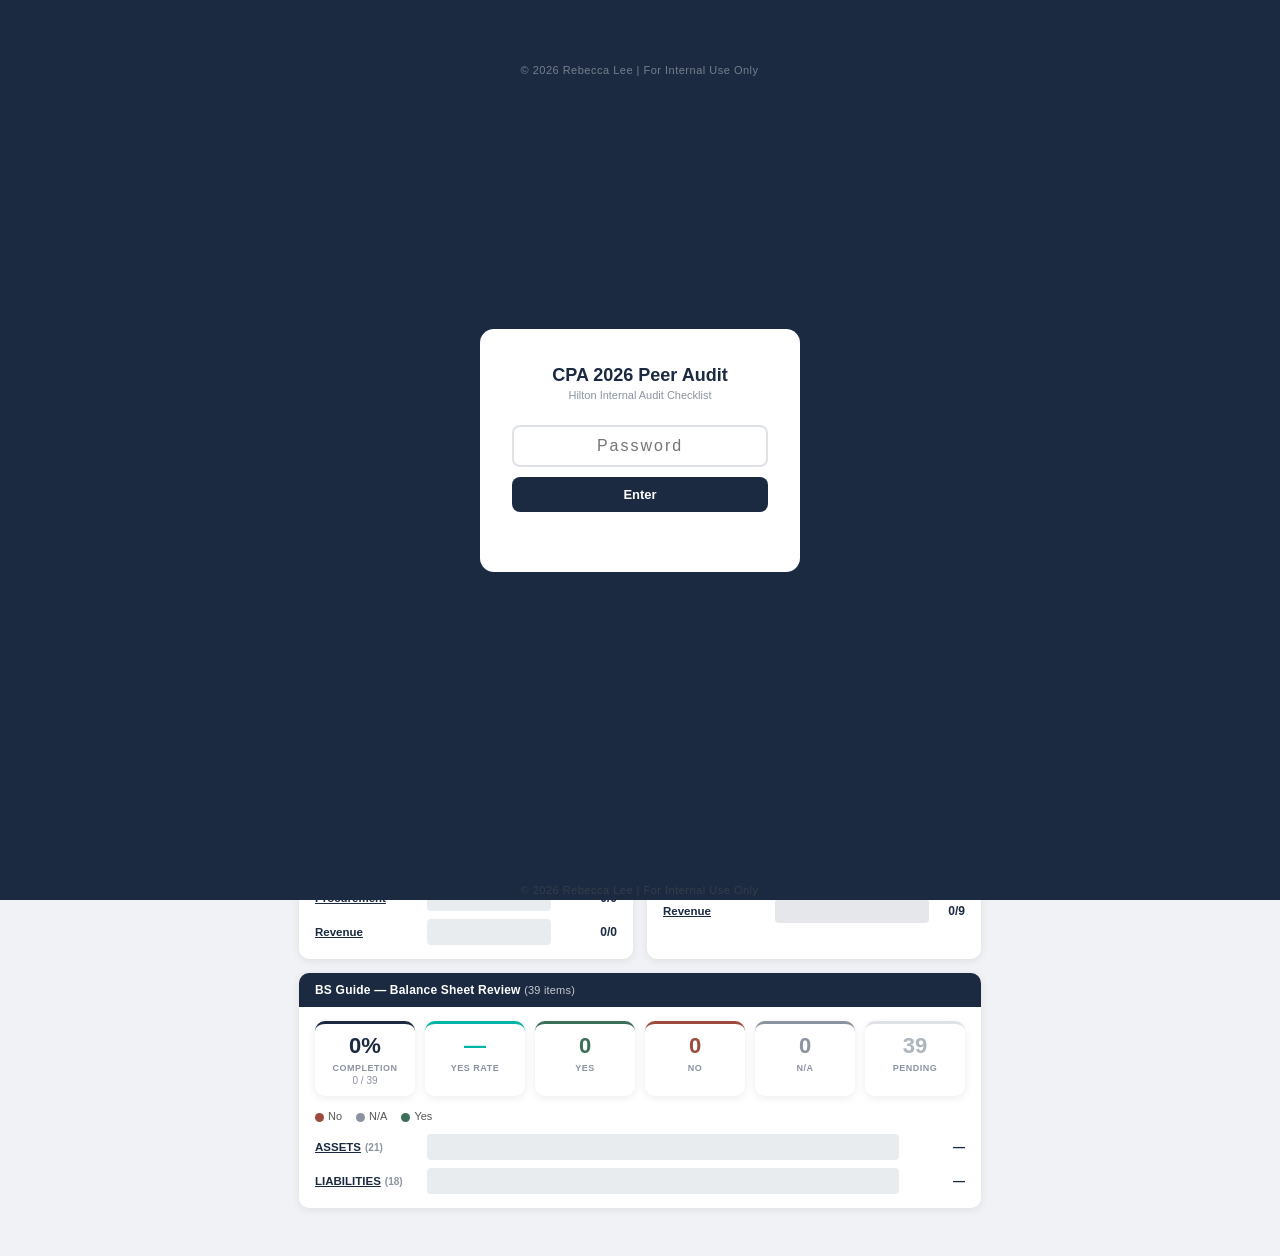
<file: cpa/index.html>
<!DOCTYPE html>
<html lang="ko">
<head>
<meta charset="UTF-8">
<title>CPA 2026 Dashboard</title>
<meta http-equiv="refresh" content="0; url=CPA_2026_Audit_Dashboard.html">
<script>location.replace("CPA_2026_Audit_Dashboard.html"+location.search+location.hash);</script>
</head>
<body>
<p><a href="CPA_2026_Audit_Dashboard.html">CPA 2026 Dashboard</a></p>
</body>
</html>
</file>
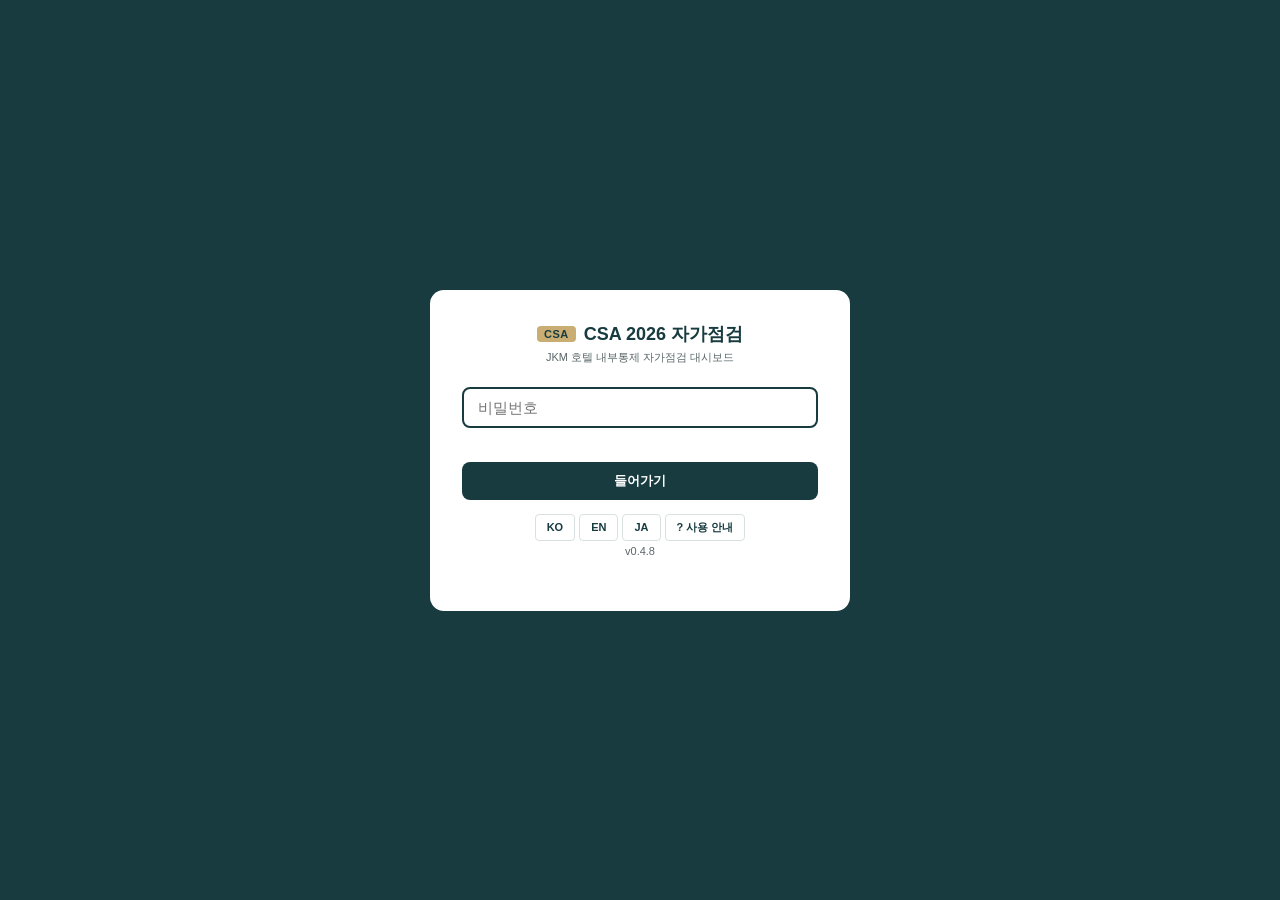
<file: csa/index.html>
<!doctype html>
<html lang="ko">
<head>
<meta charset="utf-8">
<meta name="viewport" content="width=device-width, initial-scale=1">
<!--CSP--><meta http-equiv="Content-Security-Policy" content="default-src 'none'; script-src 'self' 'sha256-Eqli1Y0IpFaUkaDXc6pvbeq7fIoEZmteDNGyqSLzEDI='; style-src 'self'; img-src 'self' data:; connect-src 'self'; font-src 'self'; base-uri 'none'; form-action 'none'; object-src 'none'"><!--/CSP-->
<meta name="referrer" content="no-referrer">
<meta name="robots" content="noindex, nofollow">
<title>CSA 2026 Self Assessment</title>
<link rel="icon" href="data:image/svg+xml,%3Csvg xmlns='http://www.w3.org/2000/svg' viewBox='0 0 32 32'%3E%3Crect width='32' height='32' rx='6' fill='%23173B3F'/%3E%3Ctext x='16' y='21' font-size='12' font-family='Arial' font-weight='700' text-anchor='middle' fill='%23c9ad72'%3ECSA%3C/text%3E%3C/svg%3E">
<!--CSS--><link rel="stylesheet" href="css/app.css?v=0.4.8"><!--/CSS-->
<!--IMPORTMAP--><script type="importmap">{
 "imports": {
  "./app/abexport.js": "./app/abexport.js?v=0.4.8",
  "./app/assign.js": "./app/assign.js?v=0.4.8",
  "./app/dom.js": "./app/dom.js?v=0.4.8",
  "./app/excel-rows.js": "./app/excel-rows.js?v=0.4.8",
  "./app/excel.js": "./app/excel.js?v=0.4.8",
  "./app/files.js": "./app/files.js?v=0.4.8",
  "./app/guard.js": "./app/guard.js?v=0.4.8",
  "./app/i18n.js": "./app/i18n.js?v=0.4.8",
  "./app/itemsets.js": "./app/itemsets.js?v=0.4.8",
  "./app/main.js": "./app/main.js?v=0.4.8",
  "./app/merge.js": "./app/merge.js?v=0.4.8",
  "./app/model.js": "./app/model.js?v=0.4.8",
  "./app/policy.js": "./app/policy.js?v=0.4.8",
  "./app/prior.js": "./app/prior.js?v=0.4.8",
  "./app/safety.js": "./app/safety.js?v=0.4.8",
  "./app/schedule.js": "./app/schedule.js?v=0.4.8",
  "./app/store.js": "./app/store.js?v=0.4.8",
  "./app/summary.js": "./app/summary.js?v=0.4.8",
  "./app/ui-ab.js": "./app/ui-ab.js?v=0.4.8",
  "./app/ui-flow.js": "./app/ui-flow.js?v=0.4.8",
  "./app/ui-prior.js": "./app/ui-prior.js?v=0.4.8",
  "./app/ui-regional.js": "./app/ui-regional.js?v=0.4.8",
  "./app/ui-report.js": "./app/ui-report.js?v=0.4.8",
  "./app/ui-start.js": "./app/ui-start.js?v=0.4.8",
  "./app/ui-work.js": "./app/ui-work.js?v=0.4.8",
  "./app/util.js": "./app/util.js?v=0.4.8",
  "./app/version.js": "./app/version.js?v=0.4.8",
  "./app/workflow.js": "./app/workflow.js?v=0.4.8",
  "./data/items_focus.js": "./data/items_focus.js?v=0.4.8",
  "./data/items_full.js": "./data/items_full.js?v=0.4.8",
  "./data/policies.js": "./data/policies.js?v=0.4.8",
  "./data/tr_ja.js": "./data/tr_ja.js?v=0.4.8",
  "./data/tr_ko.js": "./data/tr_ko.js?v=0.4.8"
 }
}</script><!--/IMPORTMAP-->
</head>
<body>
<div id="root"><noscript>JavaScript is required.</noscript></div>
<!--MAIN--><script type="module" src="./app/main.js?v=0.4.8"></script><!--/MAIN-->
</body>
</html>
</file>
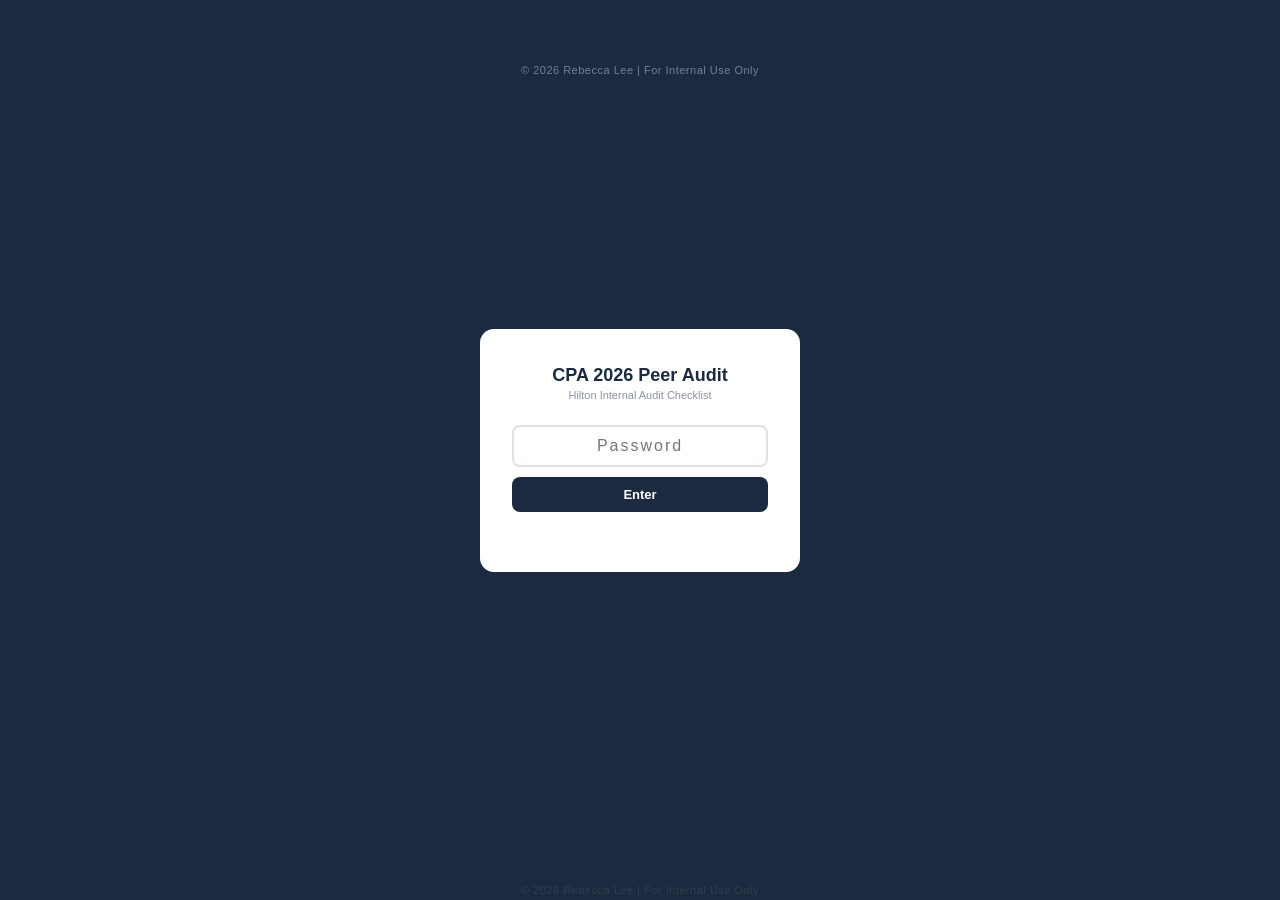
<file: cpa/BSR_Checklist.html>
<!DOCTYPE html>
<html lang="ko">
<head>
<meta charset="UTF-8">
<title>BSR Checklist</title>
<meta http-equiv="refresh" content="0; url=CPA_2026_Audit_Dashboard.html?view=bs">
<script>location.replace("CPA_2026_Audit_Dashboard.html?view=bs"+location.hash);</script>
</head>
<body>
<p><a href="CPA_2026_Audit_Dashboard.html?view=bs">BSR Checklist</a></p>
</body>
</html>
</file>
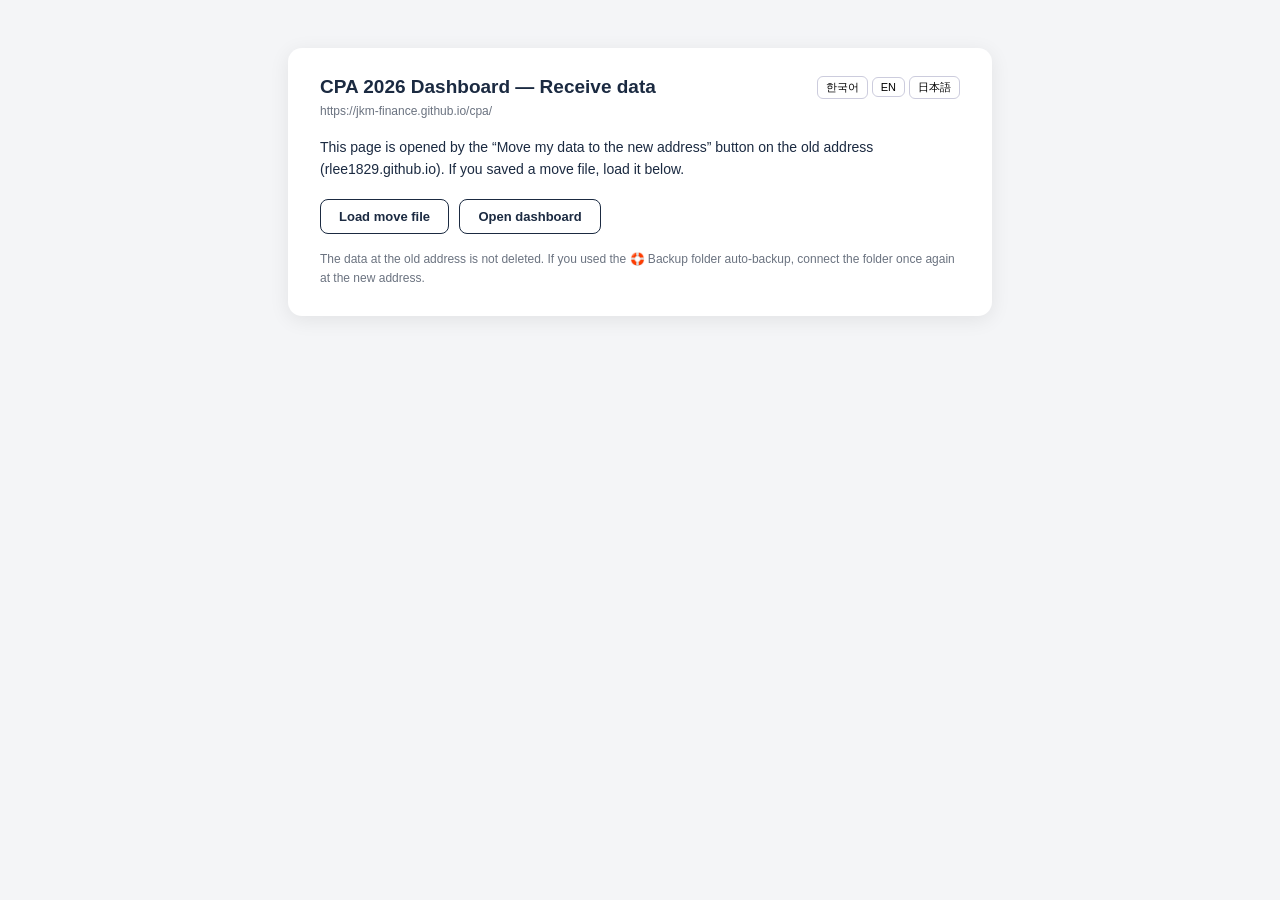
<file: cpa/migrate.html>
<!DOCTYPE html>
<html lang="ko">
<head>
<meta charset="UTF-8">
<meta name="viewport" content="width=device-width, initial-scale=1.0">
<meta name="referrer" content="no-referrer">
<title>CPA 2026 — Receive data</title>
<style>
body{margin:0;font-family:'Segoe UI','Malgun Gothic','Yu Gothic',sans-serif;background:#f4f5f7;color:#1B2A41}
.box{max-width:640px;margin:48px auto;background:#fff;border-radius:14px;padding:28px 32px;box-shadow:0 4px 20px rgba(0,0,0,.08)}
h1{font-size:19px;margin:0 0 6px}
.sub{font-size:12px;color:#6b7380;margin-bottom:18px}
.st{font-size:14px;line-height:1.6;margin:12px 0}
.ok{color:#2f6b4f;font-weight:700}.bad{color:#a12c2c;font-weight:700}
ul{font-size:13px;line-height:1.6;padding-left:20px}
.btn{display:inline-block;padding:9px 18px;border-radius:8px;border:1px solid #1B2A41;background:#1B2A41;color:#fff;font-size:13px;font-weight:700;cursor:pointer;text-decoration:none;margin:6px 6px 0 0}
.btn.o{background:#fff;color:#1B2A41}
.langs{float:right}.langs button{border:1px solid #ccd;background:#fff;border-radius:6px;font-size:11px;padding:3px 8px;cursor:pointer;margin-left:4px}
.note{font-size:12px;color:#6b7380;margin-top:16px;line-height:1.6}
</style>
</head>
<body>
<div class="box">
  <div class="langs"><button data-l="ko">한국어</button><button data-l="en">EN</button><button data-l="ja">日本語</button></div>
  <h1 id="t-title"></h1>
  <div class="sub">https://jkm-finance.github.io/cpa/</div>
  <div id="main"></div>
  <div class="note" id="t-note"></div>
</div>
<script>
/* Receives the CPA data of the old address (rlee1829.github.io) and stores it here.
   Browser storage is per address, so the old page sends it over postMessage (or as a move file).
   Rules: missing/empty here -> added; identical -> skipped; different -> asked (the value here is
   kept as a restore point first). Hotel lists are combined. Nothing is deleted at either address. */
var OLD_ORIGIN='https://rlee1829.github.io';
var DASH='CPA_2026_Audit_Dashboard.html';
var DATA_BASES=['cpa2026v2','cpa_prep','cpa_prep_types','cpa_prep_remarks','cpa_ts','cpa_gen_prep'];
var LIST_KEYS={'cpa2026_hotels':1,'cpa2026_hotels__full':1,'cpa2026_hotels__focused':1};
var MAP_KEYS={'cpa2026_hidden_hotels':1,'cpa_legacy_merged':1};
var T={
 ko:{title:'CPA 2026 대시보드 — 데이터 받기',wait:'예전 주소에서 데이터를 기다리는 중입니다…',
  noOpener:'이 화면은 예전 주소(rlee1829.github.io)의 「새 주소로 데이터 옮기기」 버튼으로 열립니다. 이동 파일을 저장해 두었다면 아래에서 불러오세요.',
  file:'이동 파일 불러오기',dash:'대시보드 열기',bad:'받은 데이터 형식이 올바르지 않습니다.',
  conflictQ:'새 주소에 이미 다른 내용이 있는 항목이 {n}개 있습니다. 어떻게 할까요?',
  useOld:'예전 주소 내용으로 바꾸기',keepNew:'새 주소 내용 유지',
  conflictNote:'바꾸는 경우에도 지금 새 주소의 내용은 복원 지점(🛟 Backup)에 먼저 보관됩니다.',
  done:'옮기기 완료',added:'추가 {n}',same:'이미 같음 {n}',replaced:'바꿈 {n}',kept:'유지 {n}',snaps:'복원 지점 {n}',
  hotels:'옮겨진 호텔',verifyFail:'저장 확인에 실패했습니다. 예전 주소의 데이터는 그대로 남아 있으니 다시 시도해 주세요.',
  storeFail:'저장 공간이 부족하거나 저장이 막혀 있습니다: ',
  note:'예전 주소의 데이터는 지워지지 않습니다. 대시보드의 🛟 Backup 폴더 자동 백업을 쓰고 있었다면 새 주소에서 폴더를 한 번 다시 연결해 주세요.'},
 en:{title:'CPA 2026 Dashboard — Receive data',wait:'Waiting for data from the old address…',
  noOpener:'This page is opened by the “Move my data to the new address” button on the old address (rlee1829.github.io). If you saved a move file, load it below.',
  file:'Load move file',dash:'Open dashboard',bad:'The data received is not in the expected format.',
  conflictQ:'{n} item(s) already have different content at the new address. What should happen?',
  useOld:'Use the old address content',keepNew:'Keep the new address content',
  conflictNote:'If you replace, the current content here is first kept as a restore point (🛟 Backup).',
  done:'Move complete',added:'added {n}',same:'already identical {n}',replaced:'replaced {n}',kept:'kept {n}',snaps:'restore points {n}',
  hotels:'Hotels moved',verifyFail:'Saving could not be verified. The data at the old address is unchanged — please try again.',
  storeFail:'Storage is full or blocked: ',
  note:'The data at the old address is not deleted. If you used the 🛟 Backup folder auto-backup, connect the folder once again at the new address.'},
 ja:{title:'CPA 2026 ダッシュボード — データ受取',wait:'旧アドレスからのデータを待っています…',
  noOpener:'この画面は旧アドレス（rlee1829.github.io）の「新アドレスへデータを移す」ボタンで開きます。移行ファイルを保存した場合は下から読み込んでください。',
  file:'移行ファイルを読み込む',dash:'ダッシュボードを開く',bad:'受け取ったデータの形式が正しくありません。',
  conflictQ:'新アドレスにすでに異なる内容がある項目が{n}件あります。どうしますか？',
  useOld:'旧アドレスの内容に置き換える',keepNew:'新アドレスの内容を残す',
  conflictNote:'置き換える場合も、現在の新アドレスの内容は先に復元ポイント（🛟 Backup）に保存されます。',
  done:'移行完了',added:'追加 {n}',same:'同一 {n}',replaced:'置換 {n}',kept:'維持 {n}',snaps:'復元ポイント {n}',
  hotels:'移行したホテル',verifyFail:'保存を確認できませんでした。旧アドレスのデータはそのままです。もう一度お試しください。',
  storeFail:'保存容量が不足しているか保存がブロックされています: ',
  note:'旧アドレスのデータは削除されません。🛟 Backup のフォルダ自動バックアップを使っていた場合は、新アドレスでフォルダをもう一度接続してください。'}
};
var lang=(function(){var l=(navigator.language||'ko').slice(0,2);return T[l]?l:'ko';})();
function tr(k,n){return T[lang][k].replace('{n}',n);}
function esc(s){return String(s==null?'':s).replace(/[&<>"']/g,function(c){return {'&':'&amp;','<':'&lt;','>':'&gt;','"':'&quot;',"'":'&#39;'}[c];});}
function slug(h){return (h||'').trim().toLowerCase().replace(/\s+/g,'_');}
function isObj(v){return !!v&&typeof v==='object'&&!Array.isArray(v);}
function parseDataKey(k){
  for(var i=0;i<DATA_BASES.length;i++){
    var b=DATA_BASES[i];if(k.indexOf(b+'__')!==0)continue;
    var rest=k.slice(b.length+2),m=rest.match(/^(.+)__(full|focused)$/);
    return m?{base:b,slug:slug(m[1]),svc:m[2]}:{base:b,slug:slug(rest),svc:'full'};
  }
  return null;
}
function hasContent(raw){
  if(!raw)return false;
  try{var o=JSON.parse(raw);if(!isObj(o))return !!o&&(!Array.isArray(o)||o.length>0);
    return Object.keys(o).some(function(k){if(k==='hotel')return false;var v=o[k];return isObj(v)?Object.keys(v).length>0:!!v;});
  }catch(e){return !!raw;}
}
function hotelName(k,raw){
  var p=parseDataKey(k);if(!p)return '';
  var n='';try{var hn=(JSON.parse(raw).hotel||{}).hotel;if(hn&&slug(hn)===p.slug)n=hn;}catch(e){}
  if(!n)n=p.slug.split('_').map(function(w){return w?w.charAt(0).toUpperCase()+w.slice(1):w;}).join(' ');
  return n+(p.svc==='focused'?' (Focused)':'');
}
function idb(){return new Promise(function(res,rej){
  var r=indexedDB.open('cpa2026_safety',1);
  r.onupgradeneeded=function(){var db=r.result;
    if(!db.objectStoreNames.contains('snaps')){var s=db.createObjectStore('snaps',{keyPath:'id',autoIncrement:true});s.createIndex('hk','hk');}
    if(!db.objectStoreNames.contains('kv'))db.createObjectStore('kv');};
  r.onsuccess=function(){res(r.result);};r.onerror=function(){rej(r.error);};
});}
function validate(p){
  if(!isObj(p)||p.format!=='cpa-origin-move'||p.v!==1||!isObj(p.ls))return false;
  var ok=Object.keys(p.ls).every(function(k){return /^cpa/.test(k)&&typeof p.ls[k]==='string';});
  if(!ok)return false;
  if(p.snaps!=null&&(!Array.isArray(p.snaps)||!p.snaps.every(function(s){return isObj(s)&&typeof s.hk==='string'&&typeof s.t==='number'&&isObj(s.data);})))return false;
  return true;
}
function unionList(a,b){var out=a.slice();b.forEach(function(h){if(typeof h==='string'&&!out.some(function(x){return slug(x)===slug(h);}))out.push(h);});return out;}
function plan(p){
  var pl={add:[],same:[],conflict:[],merged:[]};
  Object.keys(p.ls).forEach(function(k){
    var v=p.ls[k],cur=localStorage.getItem(k);
    if(cur===v){pl.same.push(k);return;}
    if(LIST_KEYS[k]||MAP_KEYS[k]){
      var a,b;try{a=JSON.parse(cur||'null');b=JSON.parse(v);}catch(e){a=null;b=null;}
      if(LIST_KEYS[k]&&Array.isArray(b)){var m=unionList(Array.isArray(a)?a:[],b);pl.merged.push([k,JSON.stringify(m)]);return;}
      if(MAP_KEYS[k]&&isObj(b)){var o=isObj(a)?a:{};Object.keys(b).forEach(function(x){if(!(x in o))o[x]=b[x];});pl.merged.push([k,JSON.stringify(o)]);return;}
    }
    if(cur==null||(parseDataKey(k)&&!hasContent(cur))){pl.add.push(k);return;}
    if(!parseDataKey(k)){pl.same.push(k);return;}   /* settings such as last hotel: keep this address's own */
    pl.conflict.push(k);
  });
  return pl;
}
function apply(p,pl,replace){
  var t0=Date.now(),backup={},writes=[];
  pl.add.forEach(function(k){writes.push([k,p.ls[k]]);});
  pl.merged.forEach(function(kv){writes.push(kv);});
  if(replace)pl.conflict.forEach(function(k){backup[k]=localStorage.getItem(k);writes.push([k,p.ls[k]]);});
  pl.add.forEach(function(k){var c=localStorage.getItem(k);if(c!=null)backup[k]=c;});
  /* restore points of what is here now, for every hotel whose current-format keys get replaced */
  var hks={};Object.keys(backup).forEach(function(k){var d=parseDataKey(k);if(d&&k===d.base+'__'+d.slug+'__'+d.svc)hks[d.slug+'__'+d.svc]=d;});
  return idb().then(function(db){return new Promise(function(res,rej){
    var tx=db.transaction(['snaps','kv'],'readwrite'),st=tx.objectStore('snaps');
    if(Object.keys(backup).length)tx.objectStore('kv').put({t:t0,from:p.from,values:backup},'moveBackup:'+t0);
    Object.keys(hks).forEach(function(hk){
      var d=hks[hk],data={};DATA_BASES.forEach(function(b){var v=localStorage.getItem(b+'__'+hk);if(v!=null)data[b]=v;});
      st.add({hk:hk,hotel:d.slug.replace(/_/g,' '),svc:d.svc,t:t0,reason:'before-move',data:data});
    });
    var n=0,q=st.getAll();
    q.onsuccess=function(){
      var have={};(q.result||[]).forEach(function(r){have[r.hk+'|'+r.t+'|'+r.reason]=1;});
      (p.snaps||[]).forEach(function(s){var key=s.hk+'|'+s.t+'|'+s.reason;if(have[key])return;have[key]=1;
        var r={hk:s.hk,hotel:s.hotel,svc:s.svc,t:s.t,reason:s.reason,data:s.data};st.add(r);n++;});
    };
    tx.oncomplete=function(){res(n);};tx.onerror=function(){rej(tx.error);};tx.onabort=function(){rej(tx.error);};
  });}).then(function(nSnaps){
    writes.forEach(function(kv){localStorage.setItem(kv[0],kv[1]);});
    var bad=writes.filter(function(kv){return localStorage.getItem(kv[0])!==kv[1];});
    if(bad.length)throw new Error('verify');
    var counts={added:pl.add.length,same:pl.same.length,replaced:replace?pl.conflict.length:0,kept:replace?0:pl.conflict.length,snaps:nSnaps};
    localStorage.setItem('cpa_moved_from',JSON.stringify({t:t0,from:p.from,counts:counts}));
    return counts;
  });
}
var main=document.getElementById('main'),payload=null,source=null;
function render(html){main.innerHTML=html;}
function hotelsOf(p){var s={};Object.keys(p.ls).forEach(function(k){if(parseDataKey(k)&&hasContent(p.ls[k]))s[hotelName(k,p.ls[k])]=1;});return Object.keys(s).sort();}
function dashHref(p){return DASH+(p&&p.view==='bs'?'?view=bs':'');}
function finish(p,pl,replace){
  apply(p,pl,replace).then(function(c){
    var hs=hotelsOf(p);
    render('<div class="st ok">✔ '+esc(tr('done'))+'</div><div class="st">'+[tr('added',c.added),tr('replaced',c.replaced),tr('kept',c.kept),tr('same',c.same),tr('snaps',c.snaps)].map(esc).join(' · ')+'</div>'+
      (hs.length?'<div class="st">'+esc(tr('hotels'))+'</div><ul>'+hs.map(function(h){return '<li>'+esc(h)+'</li>';}).join('')+'</ul>':'')+
      '<a class="btn" id="go" href="'+dashHref(p)+'">'+esc(tr('dash'))+'</a>');
    if(source)source.postMessage({type:'cpa-move-done',counts:c,hotels:hs},OLD_ORIGIN);
  }).catch(function(e){
    var msg=e&&e.message==='verify'?tr('verifyFail'):tr('storeFail')+((e&&e.message)||e);
    render('<div class="st bad">'+esc(msg)+'</div>');
    if(source)source.postMessage({type:'cpa-move-failed',error:String((e&&e.message)||e)},OLD_ORIGIN);
  });
}
function receive(p){
  if(!validate(p)){render('<div class="st bad">'+esc(tr('bad'))+'</div>');return;}
  payload=p;var pl=plan(p);
  if(!pl.conflict.length){finish(p,pl,false);return;}
  render('<div class="st">'+esc(tr('conflictQ',pl.conflict.length))+'</div><ul>'+pl.conflict.map(function(k){return '<li>'+esc(hotelName(k,p.ls[k])||k)+' — '+esc(k)+'</li>';}).join('')+'</ul>'+
    '<button class="btn" id="use-old">'+esc(tr('useOld'))+'</button><button class="btn o" id="keep-new">'+esc(tr('keepNew'))+'</button><div class="note">'+esc(tr('conflictNote'))+'</div>');
  document.getElementById('use-old').onclick=function(){finish(p,plan(p),true);};
  document.getElementById('keep-new').onclick=function(){finish(p,plan(p),false);};
}
function start(){
  document.getElementById('t-title').textContent=tr('title');
  document.getElementById('t-note').textContent=tr('note');
  if(payload)return;
  var html=window.opener?'<div class="st" id="waiting">'+esc(tr('wait'))+'</div>':'<div class="st">'+esc(tr('noOpener'))+'</div>';
  html+='<label class="btn o">'+esc(tr('file'))+'<input type="file" id="mf" accept=".json,application/json" style="display:none"></label> <a class="btn o" href="'+DASH+'">'+esc(tr('dash'))+'</a>';
  render(html);
  document.getElementById('mf').onchange=function(e){
    var f=e.target.files[0];if(!f)return;
    f.text().then(function(s){var p;try{p=JSON.parse(s);}catch(x){p=null;}source=null;receive(p);});
  };
}
document.querySelectorAll('.langs button').forEach(function(b){b.onclick=function(){lang=b.dataset.l;start();};});
window.addEventListener('message',function(e){
  if(e.origin!==OLD_ORIGIN||!window.opener||e.source!==window.opener)return;
  var d=e.data;if(!isObj(d)||d.type!=='cpa-move-data'||payload)return;
  source=e.source;receive(d.payload);
});
start();
if(window.opener){
  var tries=0,timer=setInterval(function(){
    if(payload||++tries>150){clearInterval(timer);return;}
    try{window.opener.postMessage({type:'cpa-move-ready'},OLD_ORIGIN);}catch(e){}
  },200);
}
</script>
</body>
</html>
</file>
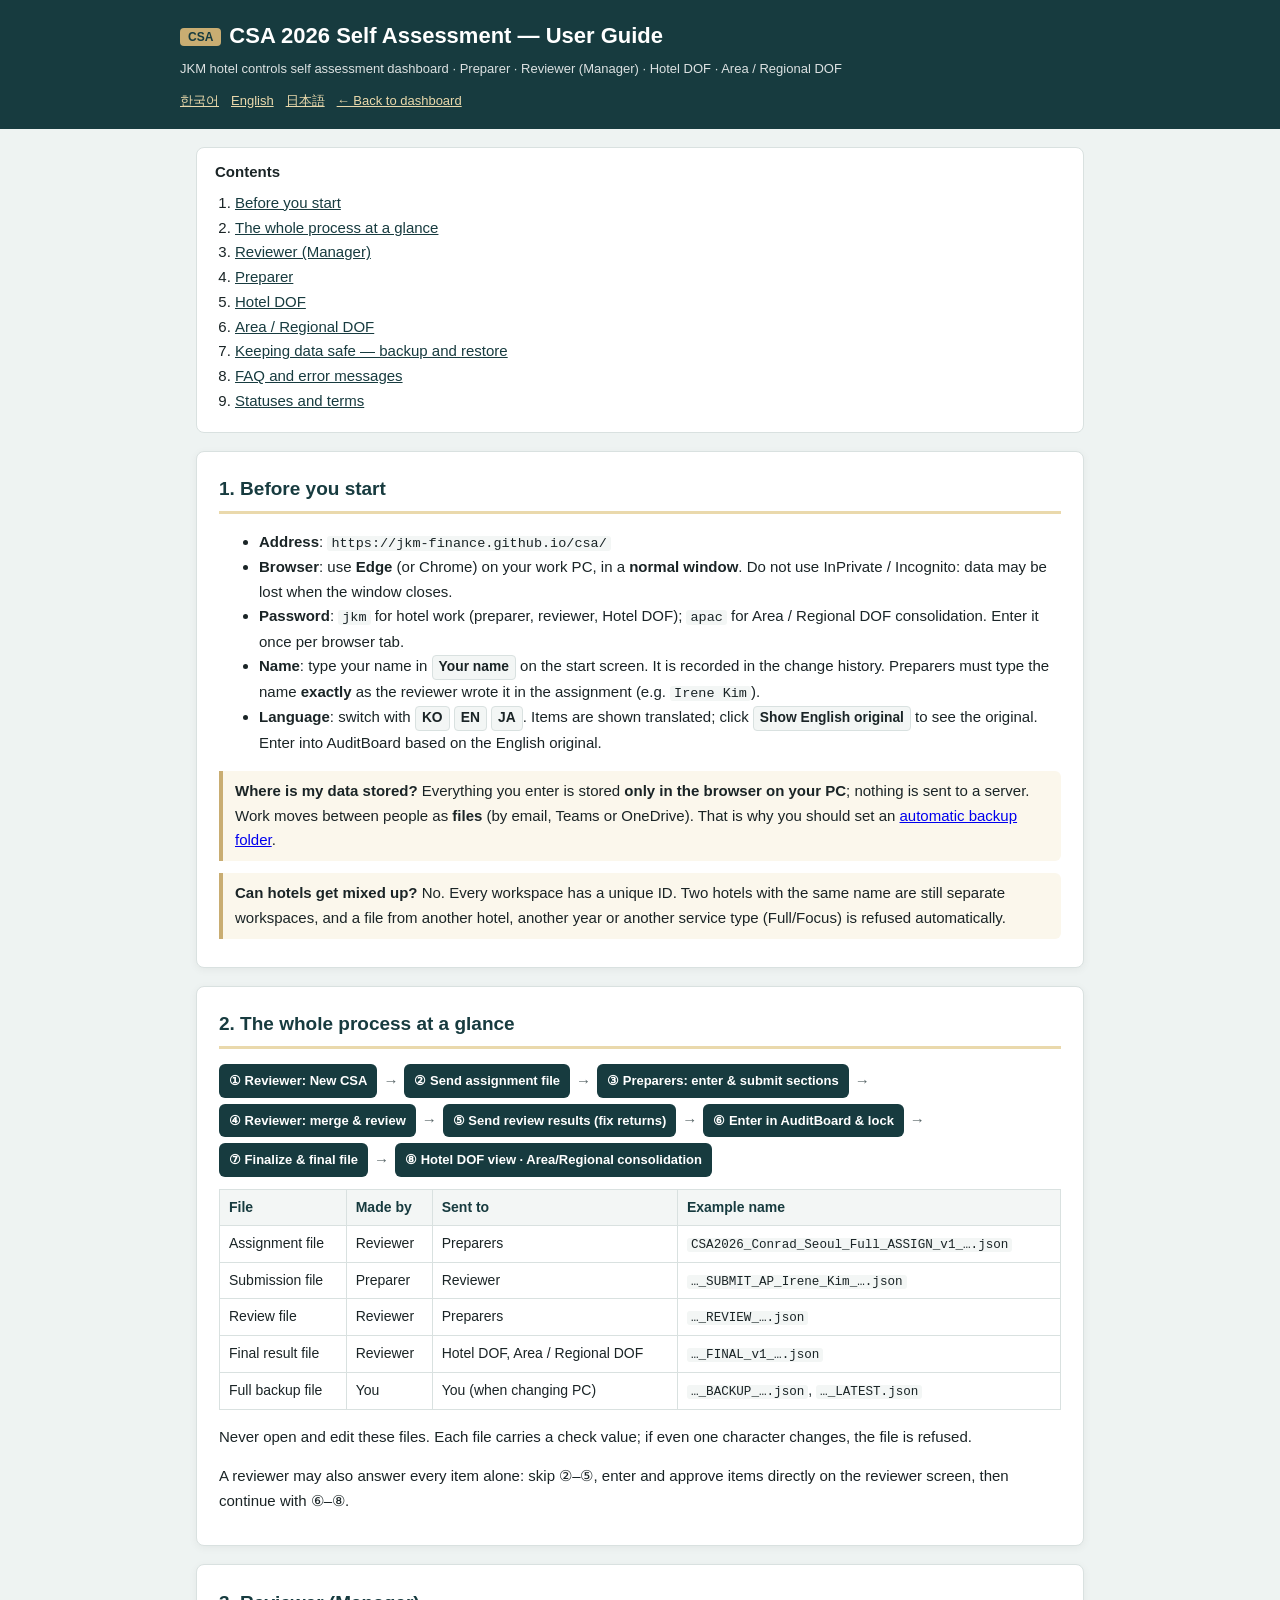
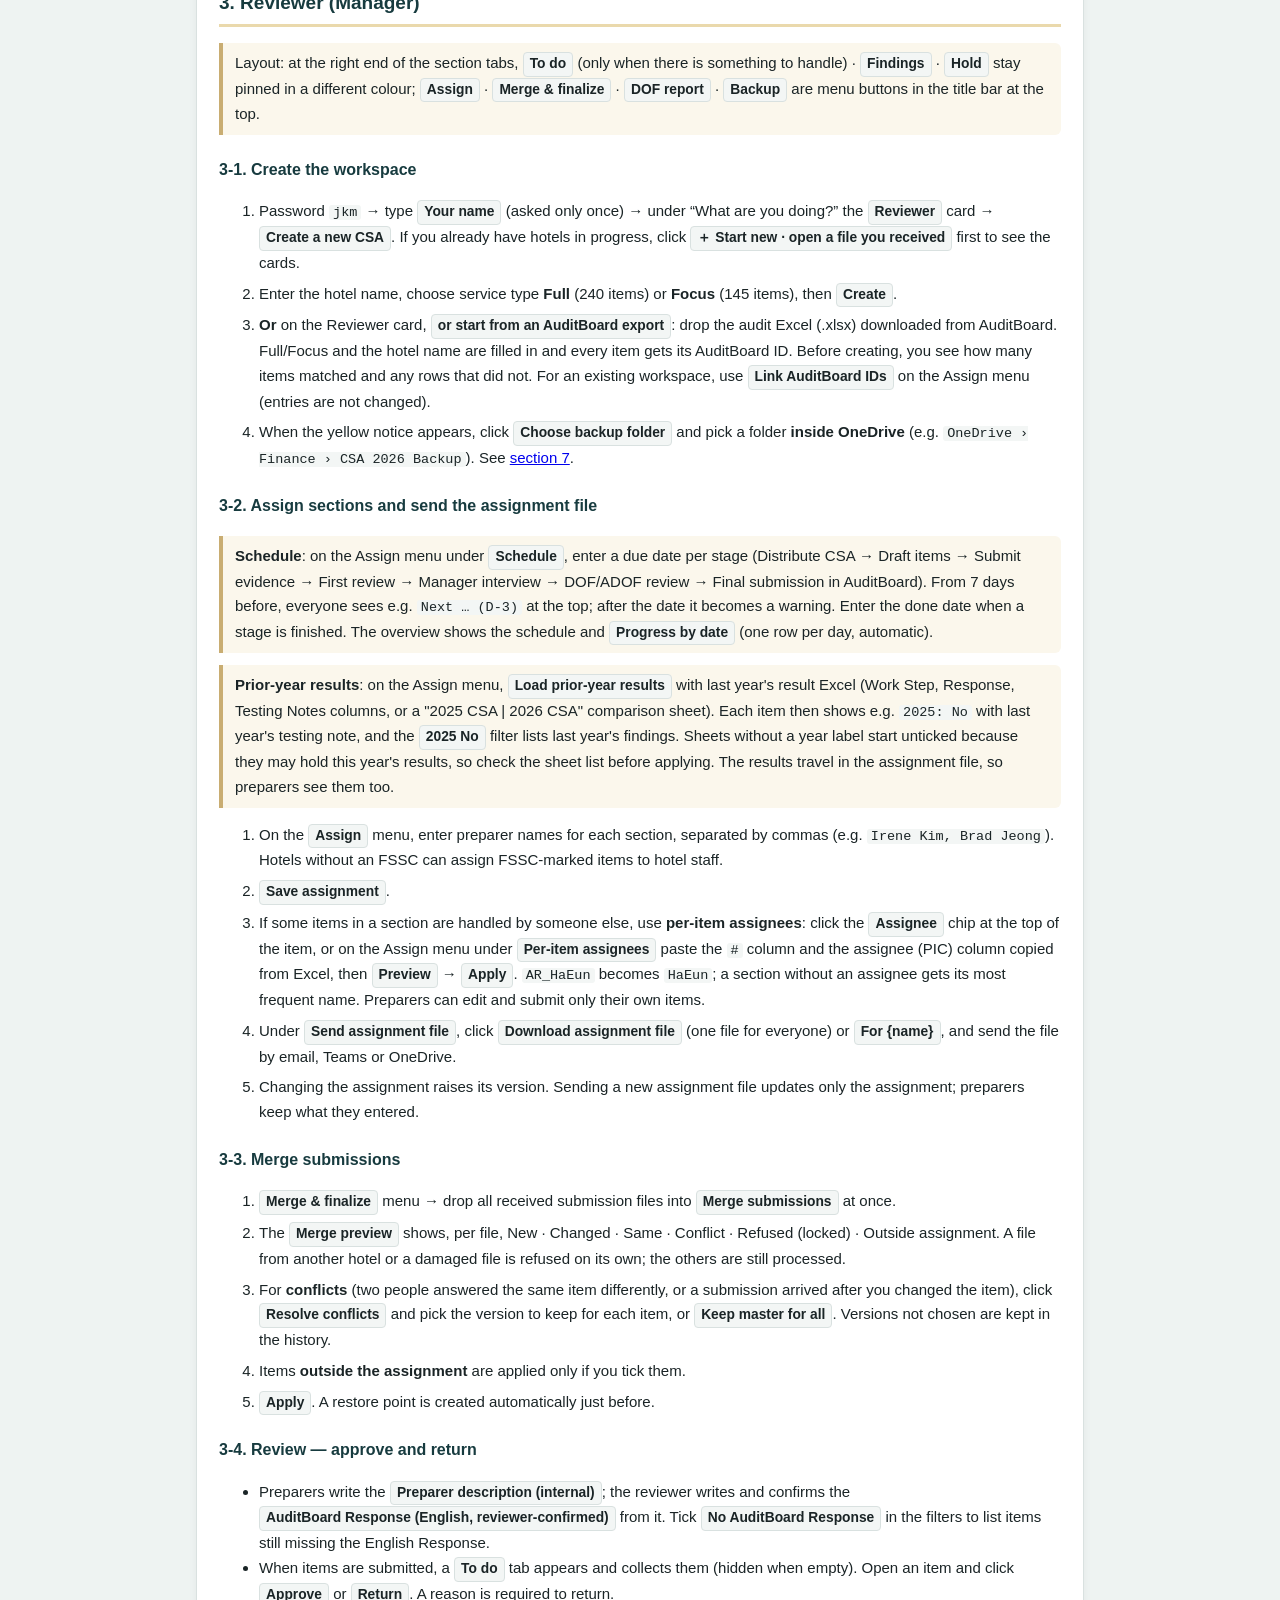
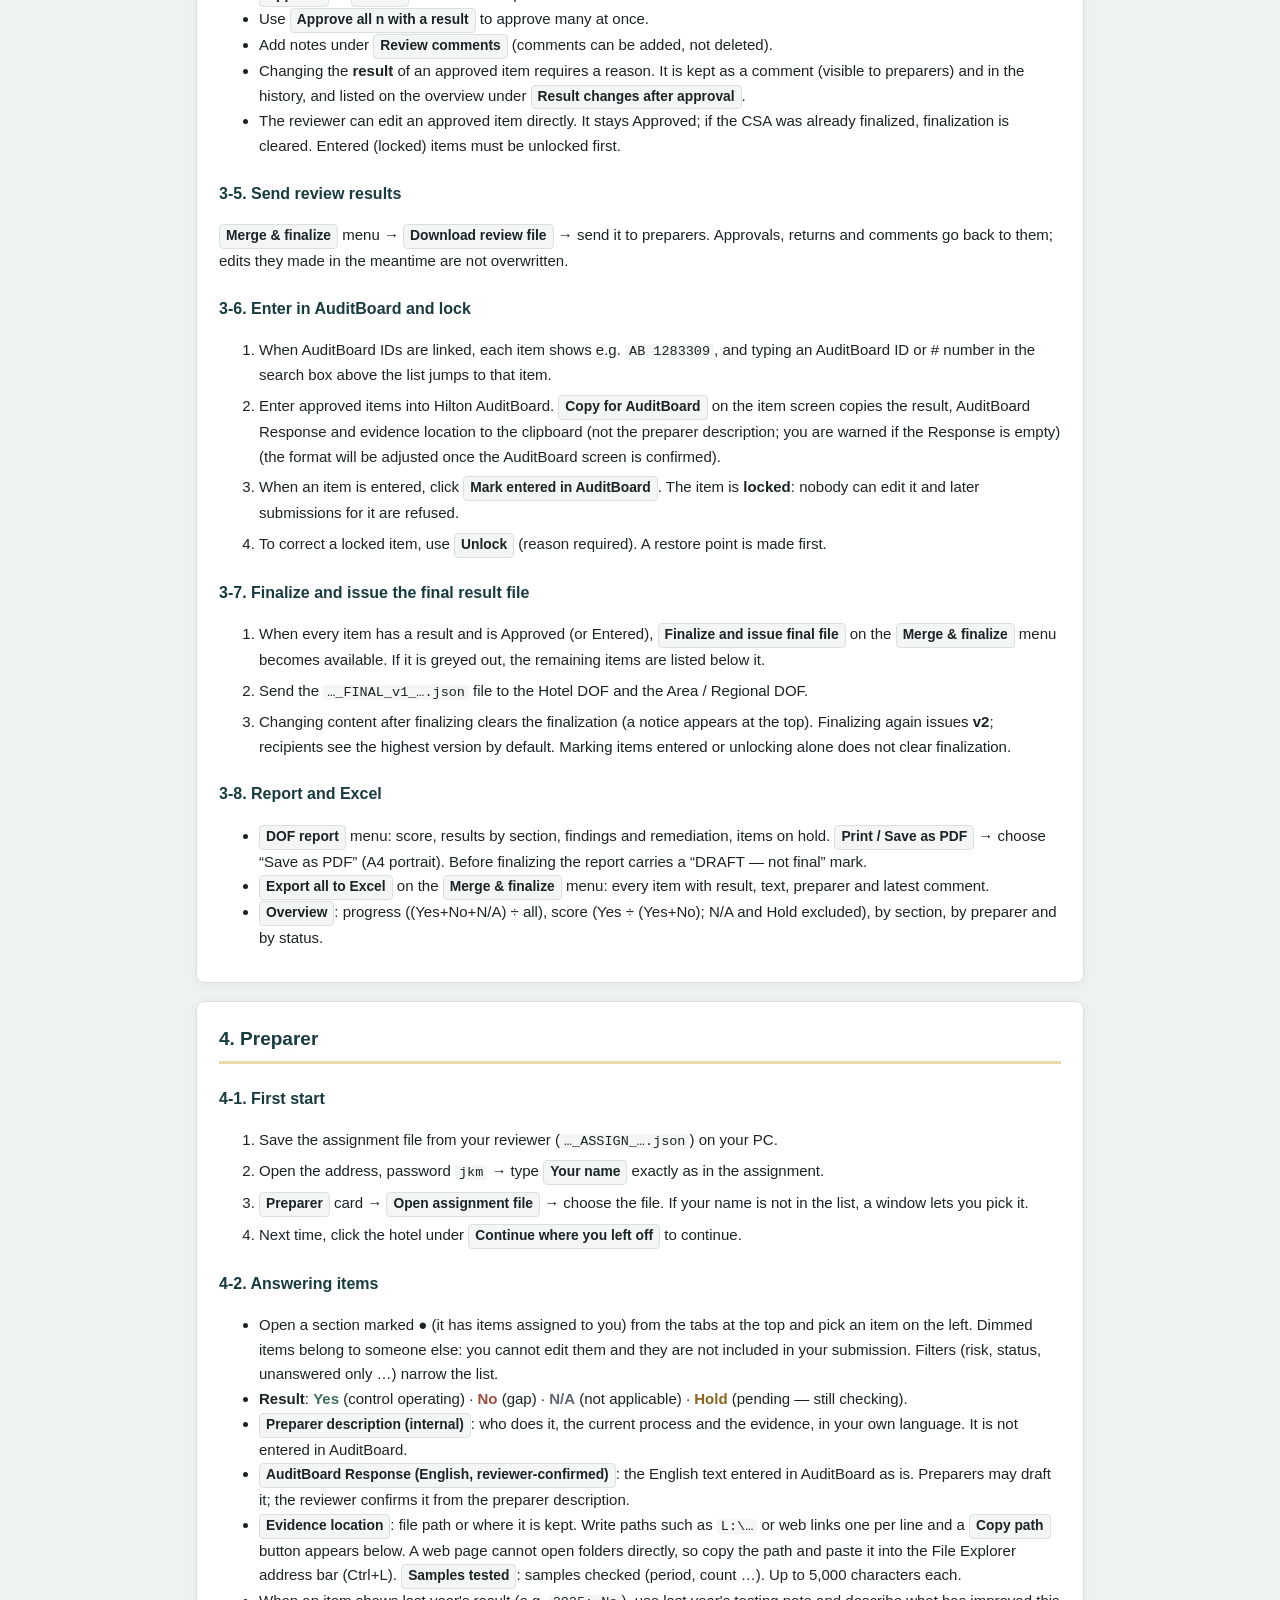
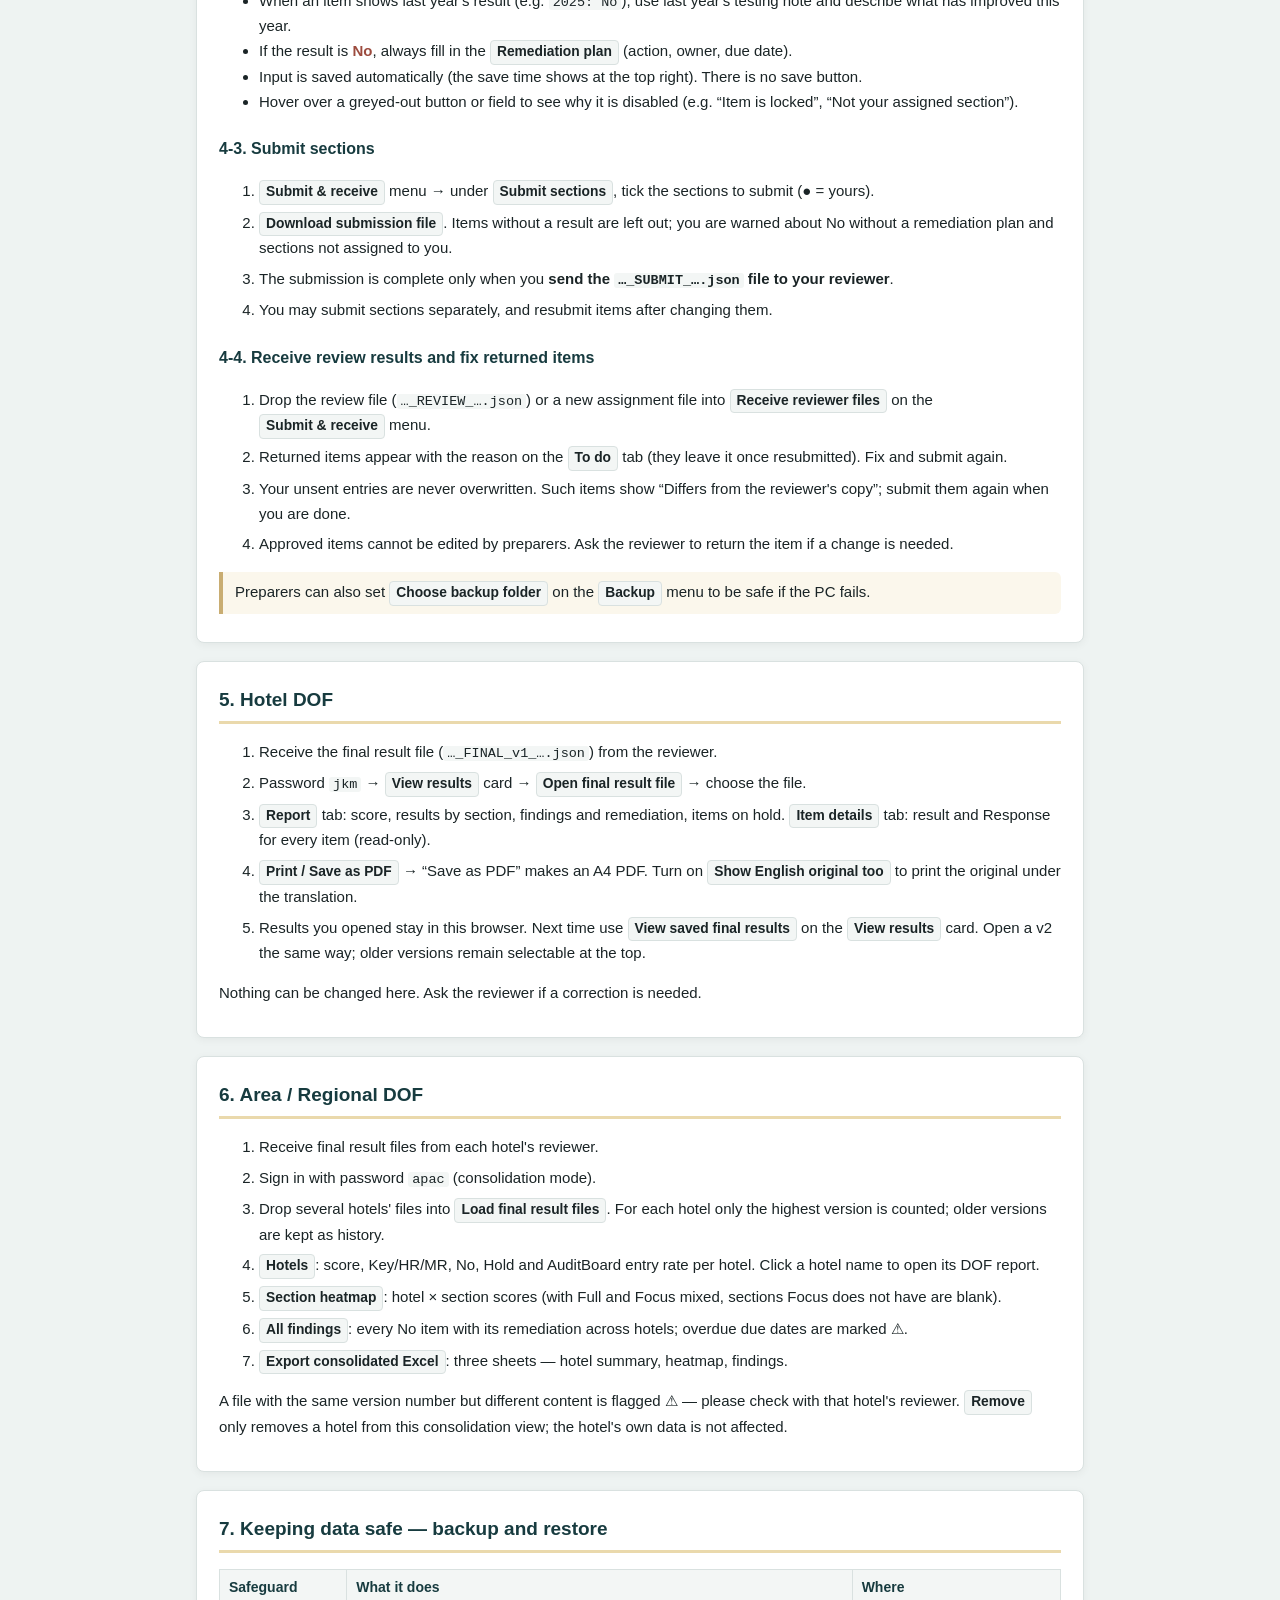
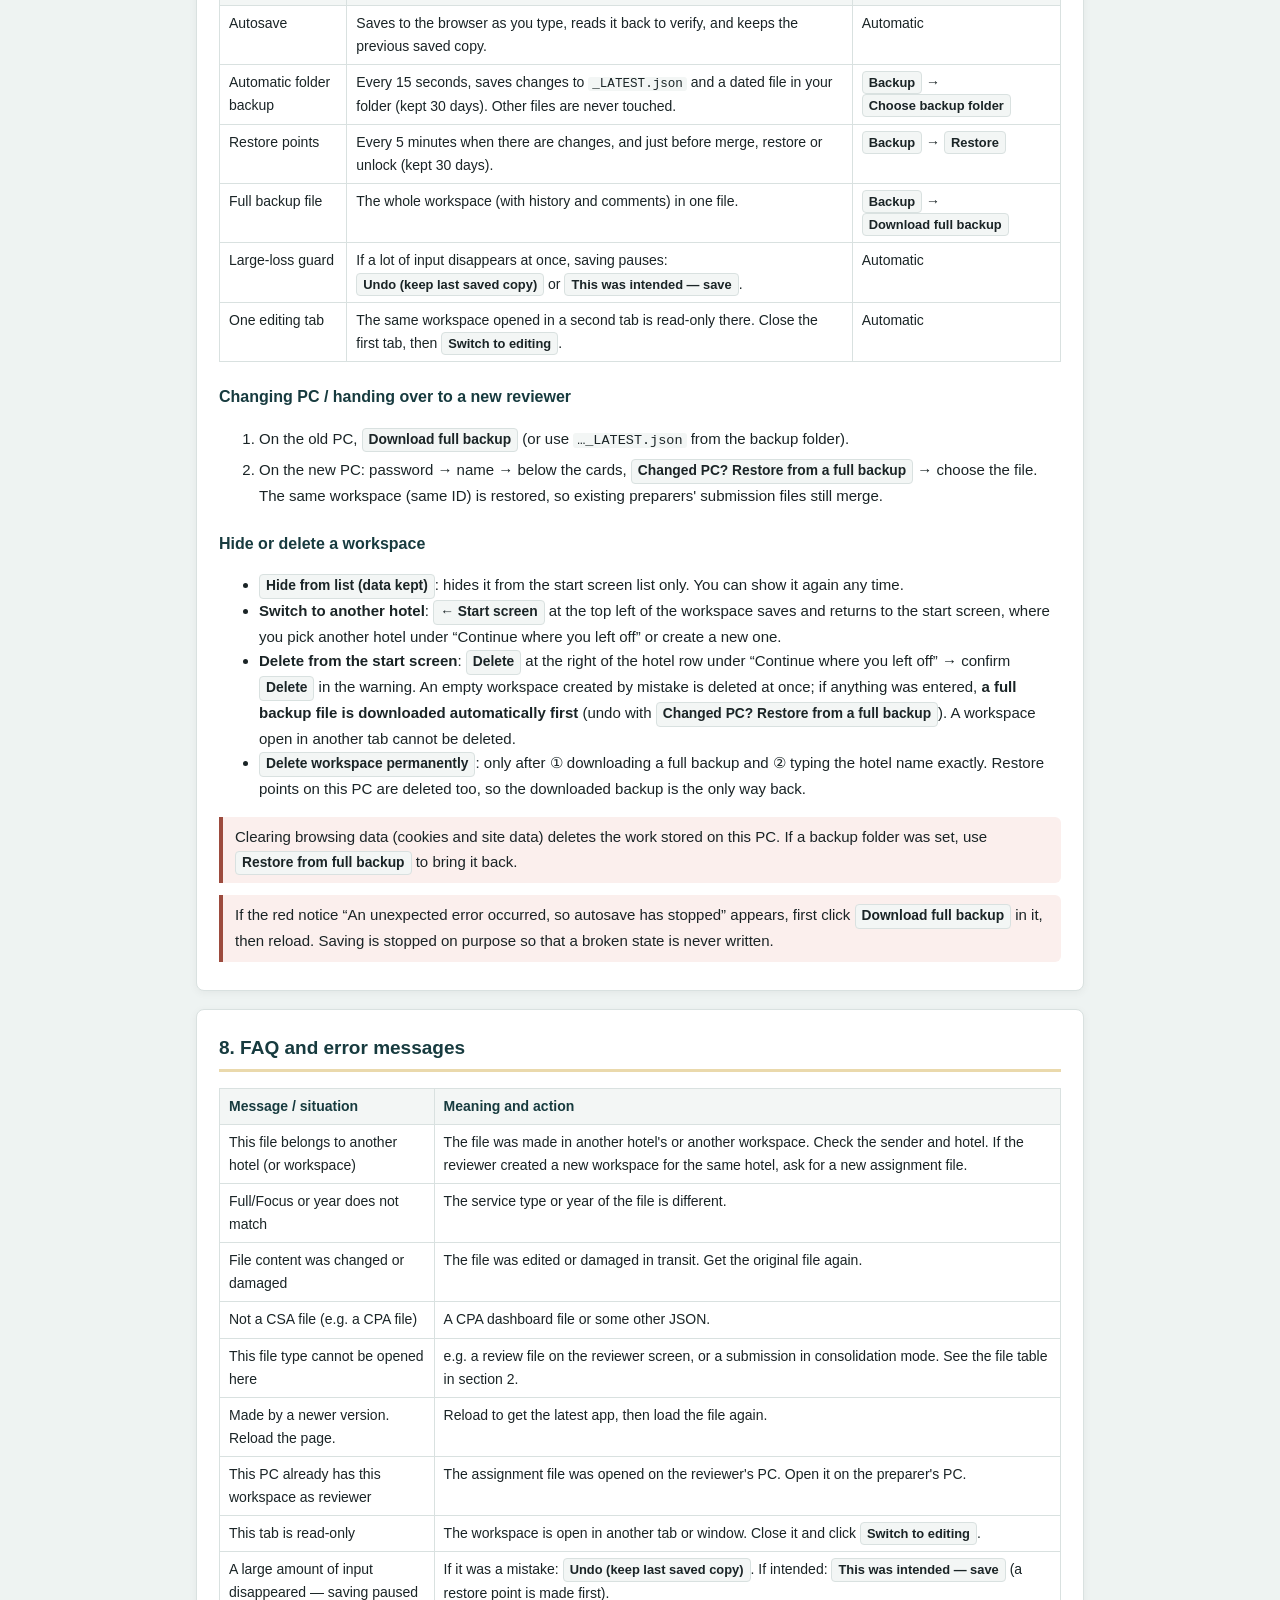
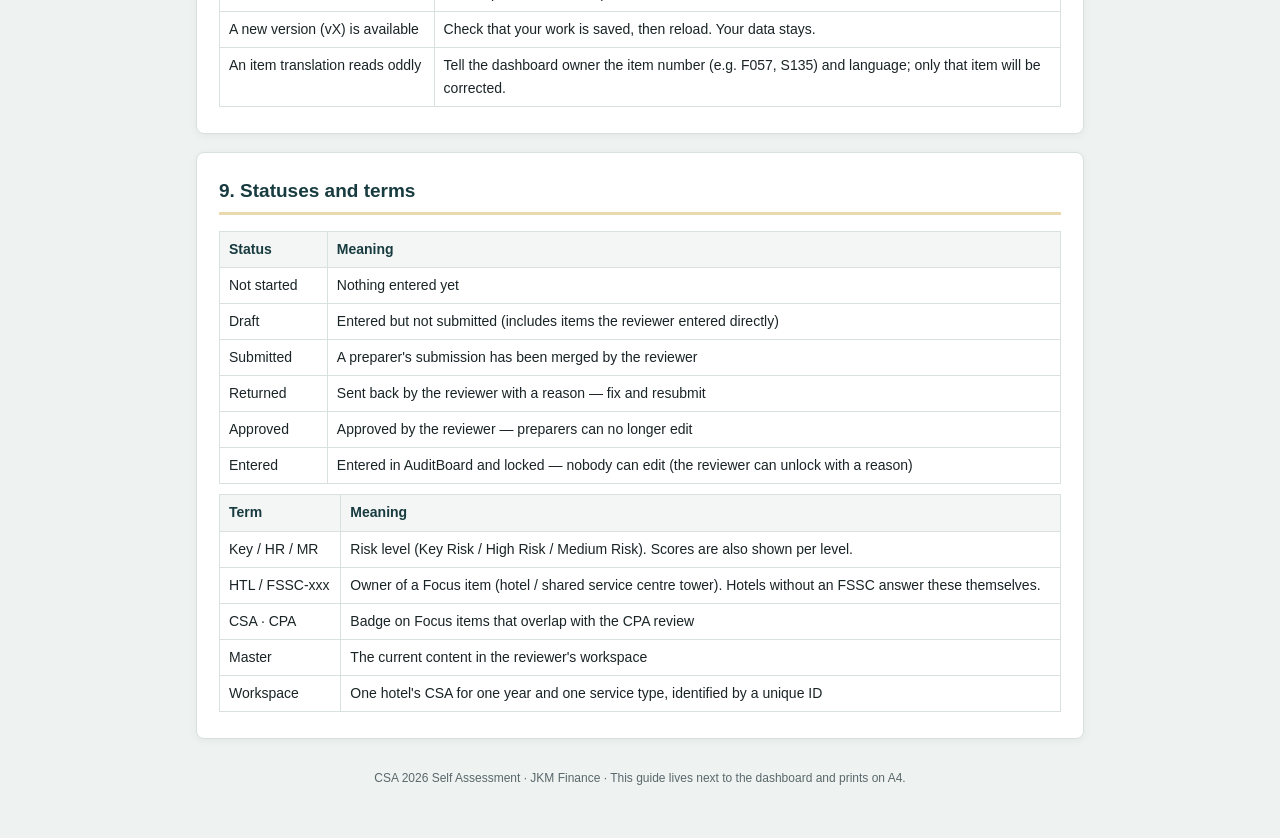
<file: csa/guide/en.html>
<!doctype html>
<html lang="en">
<head>
<meta charset="utf-8">
<meta name="viewport" content="width=device-width, initial-scale=1">
<meta http-equiv="Content-Security-Policy" content="default-src 'none'; style-src 'self'; img-src 'self' data:; base-uri 'none'; form-action 'none'">
<meta name="referrer" content="no-referrer">
<title>CSA 2026 User Guide</title>
<link rel="icon" href="data:image/svg+xml,%3Csvg xmlns='http://www.w3.org/2000/svg' viewBox='0 0 32 32'%3E%3Crect width='32' height='32' rx='6' fill='%23173B3F'/%3E%3Ctext x='16' y='21' font-size='12' font-family='Arial' font-weight='700' text-anchor='middle' fill='%23c9ad72'%3ECSA%3C/text%3E%3C/svg%3E">
<link rel="stylesheet" href="guide.css">
</head>
<body>
<header><div class="in">
  <h1><span class="badge">CSA</span>CSA 2026 Self Assessment — User Guide</h1>
  <p>JKM hotel controls self assessment dashboard · Preparer · Reviewer (Manager) · Hotel DOF · Area / Regional DOF</p>
  <div class="langs"><a href="ko.html">한국어</a><a href="en.html">English</a><a href="ja.html">日本語</a><a href="../">← Back to dashboard</a></div>
</div></header>

<nav class="toc"><strong>Contents</strong>
<ol>
  <li><a href="#start">Before you start</a></li>
  <li><a href="#flow">The whole process at a glance</a></li>
  <li><a href="#reviewer">Reviewer (Manager)</a></li>
  <li><a href="#preparer">Preparer</a></li>
  <li><a href="#dof">Hotel DOF</a></li>
  <li><a href="#regional">Area / Regional DOF</a></li>
  <li><a href="#safety">Keeping data safe — backup and restore</a></li>
  <li><a href="#faq">FAQ and error messages</a></li>
  <li><a href="#terms">Statuses and terms</a></li>
</ol></nav>

<main>

<section id="start">
<h2>1. Before you start</h2>
<ul>
  <li><strong>Address</strong>: <code>https://jkm-finance.github.io/csa/</code></li>
  <li><strong>Browser</strong>: use <strong>Edge</strong> (or Chrome) on your work PC, in a <strong>normal window</strong>. Do not use InPrivate / Incognito: data may be lost when the window closes.</li>
  <li><strong>Password</strong>: <code>jkm</code> for hotel work (preparer, reviewer, Hotel DOF); <code>apac</code> for Area / Regional DOF consolidation. Enter it once per browser tab.</li>
  <li><strong>Name</strong>: type your name in <span class="ui">Your name</span> on the start screen. It is recorded in the change history. Preparers must type the name <strong>exactly</strong> as the reviewer wrote it in the assignment (e.g. <code>Irene Kim</code>).</li>
  <li><strong>Language</strong>: switch with <span class="ui">KO</span> <span class="ui">EN</span> <span class="ui">JA</span>. Items are shown translated; click <span class="ui">Show English original</span> to see the original. Enter into AuditBoard based on the English original.</li>
</ul>
<div class="note"><strong>Where is my data stored?</strong> Everything you enter is stored <strong>only in the browser on your PC</strong>; nothing is sent to a server. Work moves between people as <strong>files</strong> (by email, Teams or OneDrive). That is why you should set an <a href="#safety">automatic backup folder</a>.</div>
<div class="note"><strong>Can hotels get mixed up?</strong> No. Every workspace has a unique ID. Two hotels with the same name are still separate workspaces, and a file from another hotel, another year or another service type (Full/Focus) is refused automatically.</div>
</section>

<section id="flow">
<h2>2. The whole process at a glance</h2>
<div class="flow">
  <span>① Reviewer: New CSA</span><i>→</i><span>② Send assignment file</span><i>→</i><span>③ Preparers: enter &amp; submit sections</span><i>→</i>
  <span>④ Reviewer: merge &amp; review</span><i>→</i><span>⑤ Send review results (fix returns)</span><i>→</i><span>⑥ Enter in AuditBoard &amp; lock</span><i>→</i>
  <span>⑦ Finalize &amp; final file</span><i>→</i><span>⑧ Hotel DOF view · Area/Regional consolidation</span>
</div>
<table>
  <tr><th>File</th><th>Made by</th><th>Sent to</th><th>Example name</th></tr>
  <tr><td>Assignment file</td><td>Reviewer</td><td>Preparers</td><td><code>CSA2026_Conrad_Seoul_Full_ASSIGN_v1_….json</code></td></tr>
  <tr><td>Submission file</td><td>Preparer</td><td>Reviewer</td><td><code>…_SUBMIT_AP_Irene_Kim_….json</code></td></tr>
  <tr><td>Review file</td><td>Reviewer</td><td>Preparers</td><td><code>…_REVIEW_….json</code></td></tr>
  <tr><td>Final result file</td><td>Reviewer</td><td>Hotel DOF, Area / Regional DOF</td><td><code>…_FINAL_v1_….json</code></td></tr>
  <tr><td>Full backup file</td><td>You</td><td>You (when changing PC)</td><td><code>…_BACKUP_….json</code>, <code>…_LATEST.json</code></td></tr>
</table>
<p>Never open and edit these files. Each file carries a check value; if even one character changes, the file is refused.</p>
<p>A reviewer may also answer every item alone: skip ②–⑤, enter and approve items directly on the reviewer screen, then continue with ⑥–⑧.</p>
</section>

<section id="reviewer">
<h2>3. Reviewer (Manager)</h2>
<div class="note">Layout: at the right end of the section tabs, <span class="ui">To do</span> (only when there is something to handle) · <span class="ui">Findings</span> · <span class="ui">Hold</span> stay pinned in a different colour; <span class="ui">Assign</span> · <span class="ui">Merge &amp; finalize</span> · <span class="ui">DOF report</span> · <span class="ui">Backup</span> are menu buttons in the title bar at the top.</div>
<h3>3-1. Create the workspace</h3>
<ol class="steps">
  <li>Password <code>jkm</code> → type <span class="ui">Your name</span> (asked only once) → under “What are you doing?” the <span class="ui">Reviewer</span> card → <span class="ui">Create a new CSA</span>. If you already have hotels in progress, click <span class="ui">＋ Start new · open a file you received</span> first to see the cards.</li>
  <li>Enter the hotel name, choose service type <strong>Full</strong> (240 items) or <strong>Focus</strong> (145 items), then <span class="ui">Create</span>.</li>
  <li><strong>Or</strong> on the Reviewer card, <span class="ui">or start from an AuditBoard export</span>: drop the audit Excel (.xlsx) downloaded from AuditBoard. Full/Focus and the hotel name are filled in and every item gets its AuditBoard ID. Before creating, you see how many items matched and any rows that did not. For an existing workspace, use <span class="ui">Link AuditBoard IDs</span> on the Assign menu (entries are not changed).</li>
  <li>When the yellow notice appears, click <span class="ui">Choose backup folder</span> and pick a folder <strong>inside OneDrive</strong> (e.g. <code>OneDrive › Finance › CSA 2026 Backup</code>). See <a href="#safety">section 7</a>.</li>
</ol>
<h3>3-2. Assign sections and send the assignment file</h3>
<div class="note"><strong>Schedule</strong>: on the Assign menu under <span class="ui">Schedule</span>, enter a due date per stage (Distribute CSA → Draft items → Submit evidence → First review → Manager interview → DOF/ADOF review → Final submission in AuditBoard). From 7 days before, everyone sees e.g. <code>Next … (D-3)</code> at the top; after the date it becomes a warning. Enter the done date when a stage is finished. The overview shows the schedule and <span class="ui">Progress by date</span> (one row per day, automatic).</div>
<div class="note"><strong>Prior-year results</strong>: on the Assign menu, <span class="ui">Load prior-year results</span> with last year's result Excel (Work Step, Response, Testing Notes columns, or a "2025 CSA | 2026 CSA" comparison sheet). Each item then shows e.g. <code>2025: No</code> with last year's testing note, and the <span class="ui">2025 No</span> filter lists last year's findings. Sheets without a year label start unticked because they may hold this year's results, so check the sheet list before applying. The results travel in the assignment file, so preparers see them too.</div>
<ol class="steps">
  <li>On the <span class="ui">Assign</span> menu, enter preparer names for each section, separated by commas (e.g. <code>Irene Kim, Brad Jeong</code>). Hotels without an FSSC can assign FSSC-marked items to hotel staff.</li>
  <li><span class="ui">Save assignment</span>.</li>
  <li>If some items in a section are handled by someone else, use <strong>per-item assignees</strong>: click the <span class="ui">Assignee</span> chip at the top of the item, or on the Assign menu under <span class="ui">Per-item assignees</span> paste the <code>#</code> column and the assignee (PIC) column copied from Excel, then <span class="ui">Preview</span> → <span class="ui">Apply</span>. <code>AR_HaEun</code> becomes <code>HaEun</code>; a section without an assignee gets its most frequent name. Preparers can edit and submit only their own items.</li>
  <li>Under <span class="ui">Send assignment file</span>, click <span class="ui">Download assignment file</span> (one file for everyone) or <span class="ui">For {name}</span>, and send the file by email, Teams or OneDrive.</li>
  <li>Changing the assignment raises its version. Sending a new assignment file updates only the assignment; preparers keep what they entered.</li>
</ol>
<h3>3-3. Merge submissions</h3>
<ol class="steps">
  <li><span class="ui">Merge &amp; finalize</span> menu → drop all received submission files into <span class="ui">Merge submissions</span> at once.</li>
  <li>The <span class="ui">Merge preview</span> shows, per file, New · Changed · Same · Conflict · Refused (locked) · Outside assignment. A file from another hotel or a damaged file is refused on its own; the others are still processed.</li>
  <li>For <strong>conflicts</strong> (two people answered the same item differently, or a submission arrived after you changed the item), click <span class="ui">Resolve conflicts</span> and pick the version to keep for each item, or <span class="ui">Keep master for all</span>. Versions not chosen are kept in the history.</li>
  <li>Items <strong>outside the assignment</strong> are applied only if you tick them.</li>
  <li><span class="ui">Apply</span>. A restore point is created automatically just before.</li>
</ol>
<h3>3-4. Review — approve and return</h3>
<ul>
  <li>Preparers write the <span class="ui">Preparer description (internal)</span>; the reviewer writes and confirms the <span class="ui">AuditBoard Response (English, reviewer-confirmed)</span> from it. Tick <span class="ui">No AuditBoard Response</span> in the filters to list items still missing the English Response.</li>
  <li>When items are submitted, a <span class="ui">To do</span> tab appears and collects them (hidden when empty). Open an item and click <span class="ui">Approve</span> or <span class="ui">Return</span>. A reason is required to return.</li>
  <li>Use <span class="ui">Approve all n with a result</span> to approve many at once.</li>
  <li>Add notes under <span class="ui">Review comments</span> (comments can be added, not deleted).</li>
  <li>Changing the <strong>result</strong> of an approved item requires a reason. It is kept as a comment (visible to preparers) and in the history, and listed on the overview under <span class="ui">Result changes after approval</span>.</li>
  <li>The reviewer can edit an approved item directly. It stays Approved; if the CSA was already finalized, finalization is cleared. Entered (locked) items must be unlocked first.</li>
</ul>
<h3>3-5. Send review results</h3>
<p><span class="ui">Merge &amp; finalize</span> menu → <span class="ui">Download review file</span> → send it to preparers. Approvals, returns and comments go back to them; edits they made in the meantime are not overwritten.</p>
<h3>3-6. Enter in AuditBoard and lock</h3>
<ol class="steps">
  <li>When AuditBoard IDs are linked, each item shows e.g. <code>AB 1283309</code>, and typing an AuditBoard ID or # number in the search box above the list jumps to that item.</li>
  <li>Enter approved items into Hilton AuditBoard. <span class="ui">Copy for AuditBoard</span> on the item screen copies the result, AuditBoard Response and evidence location to the clipboard (not the preparer description; you are warned if the Response is empty) (the format will be adjusted once the AuditBoard screen is confirmed).</li>
  <li>When an item is entered, click <span class="ui">Mark entered in AuditBoard</span>. The item is <strong>locked</strong>: nobody can edit it and later submissions for it are refused.</li>
  <li>To correct a locked item, use <span class="ui">Unlock</span> (reason required). A restore point is made first.</li>
</ol>
<h3>3-7. Finalize and issue the final result file</h3>
<ol class="steps">
  <li>When every item has a result and is Approved (or Entered), <span class="ui">Finalize and issue final file</span> on the <span class="ui">Merge &amp; finalize</span> menu becomes available. If it is greyed out, the remaining items are listed below it.</li>
  <li>Send the <code>…_FINAL_v1_….json</code> file to the Hotel DOF and the Area / Regional DOF.</li>
  <li>Changing content after finalizing clears the finalization (a notice appears at the top). Finalizing again issues <strong>v2</strong>; recipients see the highest version by default. Marking items entered or unlocking alone does not clear finalization.</li>
</ol>
<h3>3-8. Report and Excel</h3>
<ul>
  <li><span class="ui">DOF report</span> menu: score, results by section, findings and remediation, items on hold. <span class="ui">Print / Save as PDF</span> → choose “Save as PDF” (A4 portrait). Before finalizing the report carries a “DRAFT — not final” mark.</li>
  <li><span class="ui">Export all to Excel</span> on the <span class="ui">Merge &amp; finalize</span> menu: every item with result, text, preparer and latest comment.</li>
  <li><span class="ui">Overview</span>: progress ((Yes+No+N/A) ÷ all), score (Yes ÷ (Yes+No); N/A and Hold excluded), by section, by preparer and by status.</li>
</ul>
</section>

<section id="preparer">
<h2>4. Preparer</h2>
<h3>4-1. First start</h3>
<ol class="steps">
  <li>Save the assignment file from your reviewer (<code>…_ASSIGN_….json</code>) on your PC.</li>
  <li>Open the address, password <code>jkm</code> → type <span class="ui">Your name</span> exactly as in the assignment.</li>
  <li><span class="ui">Preparer</span> card → <span class="ui">Open assignment file</span> → choose the file. If your name is not in the list, a window lets you pick it.</li>
  <li>Next time, click the hotel under <span class="ui">Continue where you left off</span> to continue.</li>
</ol>
<h3>4-2. Answering items</h3>
<ul>
  <li>Open a section marked <strong>●</strong> (it has items assigned to you) from the tabs at the top and pick an item on the left. Dimmed items belong to someone else: you cannot edit them and they are not included in your submission. Filters (risk, status, unanswered only …) narrow the list.</li>
  <li><strong>Result</strong>: <span class="r-y">Yes</span> (control operating) · <span class="r-n">No</span> (gap) · <span class="r-a">N/A</span> (not applicable) · <span class="r-h">Hold</span> (pending — still checking).</li>
  <li><span class="ui">Preparer description (internal)</span>: who does it, the current process and the evidence, in your own language. It is not entered in AuditBoard.</li>
  <li><span class="ui">AuditBoard Response (English, reviewer-confirmed)</span>: the English text entered in AuditBoard as is. Preparers may draft it; the reviewer confirms it from the preparer description.</li>
  <li><span class="ui">Evidence location</span>: file path or where it is kept. Write paths such as <code>L:\…</code> or web links one per line and a <span class="ui">Copy path</span> button appears below. A web page cannot open folders directly, so copy the path and paste it into the File Explorer address bar (Ctrl+L). <span class="ui">Samples tested</span>: samples checked (period, count …). Up to 5,000 characters each.</li>
  <li>When an item shows last year's result (e.g. <code>2025: No</code>), use last year's testing note and describe what has improved this year.</li>
  <li>If the result is <span class="r-n">No</span>, always fill in the <span class="ui">Remediation plan</span> (action, owner, due date).</li>
  <li>Input is saved automatically (the save time shows at the top right). There is no save button.</li>
  <li>Hover over a greyed-out button or field to see why it is disabled (e.g. “Item is locked”, “Not your assigned section”).</li>
</ul>
<h3>4-3. Submit sections</h3>
<ol class="steps">
  <li><span class="ui">Submit &amp; receive</span> menu → under <span class="ui">Submit sections</span>, tick the sections to submit (● = yours).</li>
  <li><span class="ui">Download submission file</span>. Items without a result are left out; you are warned about No without a remediation plan and sections not assigned to you.</li>
  <li>The submission is complete only when you <strong>send the <code>…_SUBMIT_….json</code> file to your reviewer</strong>.</li>
  <li>You may submit sections separately, and resubmit items after changing them.</li>
</ol>
<h3>4-4. Receive review results and fix returned items</h3>
<ol class="steps">
  <li>Drop the review file (<code>…_REVIEW_….json</code>) or a new assignment file into <span class="ui">Receive reviewer files</span> on the <span class="ui">Submit &amp; receive</span> menu.</li>
  <li>Returned items appear with the reason on the <span class="ui">To do</span> tab (they leave it once resubmitted). Fix and submit again.</li>
  <li>Your unsent entries are never overwritten. Such items show “Differs from the reviewer's copy”; submit them again when you are done.</li>
  <li>Approved items cannot be edited by preparers. Ask the reviewer to return the item if a change is needed.</li>
</ol>
<div class="note">Preparers can also set <span class="ui">Choose backup folder</span> on the <span class="ui">Backup</span> menu to be safe if the PC fails.</div>
</section>

<section id="dof">
<h2>5. Hotel DOF</h2>
<ol class="steps">
  <li>Receive the final result file (<code>…_FINAL_v1_….json</code>) from the reviewer.</li>
  <li>Password <code>jkm</code> → <span class="ui">View results</span> card → <span class="ui">Open final result file</span> → choose the file.</li>
  <li><span class="ui">Report</span> tab: score, results by section, findings and remediation, items on hold. <span class="ui">Item details</span> tab: result and Response for every item (read-only).</li>
  <li><span class="ui">Print / Save as PDF</span> → “Save as PDF” makes an A4 PDF. Turn on <span class="ui">Show English original too</span> to print the original under the translation.</li>
  <li>Results you opened stay in this browser. Next time use <span class="ui">View saved final results</span> on the <span class="ui">View results</span> card. Open a v2 the same way; older versions remain selectable at the top.</li>
</ol>
<p>Nothing can be changed here. Ask the reviewer if a correction is needed.</p>
</section>

<section id="regional">
<h2>6. Area / Regional DOF</h2>
<ol class="steps">
  <li>Receive final result files from each hotel's reviewer.</li>
  <li>Sign in with password <code>apac</code> (consolidation mode).</li>
  <li>Drop several hotels' files into <span class="ui">Load final result files</span>. For each hotel only the highest version is counted; older versions are kept as history.</li>
  <li><span class="ui">Hotels</span>: score, Key/HR/MR, No, Hold and AuditBoard entry rate per hotel. Click a hotel name to open its DOF report.</li>
  <li><span class="ui">Section heatmap</span>: hotel × section scores (with Full and Focus mixed, sections Focus does not have are blank).</li>
  <li><span class="ui">All findings</span>: every No item with its remediation across hotels; overdue due dates are marked ⚠.</li>
  <li><span class="ui">Export consolidated Excel</span>: three sheets — hotel summary, heatmap, findings.</li>
</ol>
<p>A file with the same version number but different content is flagged ⚠ — please check with that hotel's reviewer. <span class="ui">Remove</span> only removes a hotel from this consolidation view; the hotel's own data is not affected.</p>
</section>

<section id="safety">
<h2>7. Keeping data safe — backup and restore</h2>
<table>
  <tr><th>Safeguard</th><th>What it does</th><th>Where</th></tr>
  <tr><td>Autosave</td><td>Saves to the browser as you type, reads it back to verify, and keeps the previous saved copy.</td><td>Automatic</td></tr>
  <tr><td>Automatic folder backup</td><td>Every 15 seconds, saves changes to <code>_LATEST.json</code> and a dated file in your folder (kept 30 days). Other files are never touched.</td><td><span class="ui">Backup</span> → <span class="ui">Choose backup folder</span></td></tr>
  <tr><td>Restore points</td><td>Every 5 minutes when there are changes, and just before merge, restore or unlock (kept 30 days).</td><td><span class="ui">Backup</span> → <span class="ui">Restore</span></td></tr>
  <tr><td>Full backup file</td><td>The whole workspace (with history and comments) in one file.</td><td><span class="ui">Backup</span> → <span class="ui">Download full backup</span></td></tr>
  <tr><td>Large-loss guard</td><td>If a lot of input disappears at once, saving pauses: <span class="ui">Undo (keep last saved copy)</span> or <span class="ui">This was intended — save</span>.</td><td>Automatic</td></tr>
  <tr><td>One editing tab</td><td>The same workspace opened in a second tab is read-only there. Close the first tab, then <span class="ui">Switch to editing</span>.</td><td>Automatic</td></tr>
</table>
<h3>Changing PC / handing over to a new reviewer</h3>
<ol class="steps">
  <li>On the old PC, <span class="ui">Download full backup</span> (or use <code>…_LATEST.json</code> from the backup folder).</li>
  <li>On the new PC: password → name → below the cards, <span class="ui">Changed PC? Restore from a full backup</span> → choose the file. The same workspace (same ID) is restored, so existing preparers' submission files still merge.</li>
</ol>
<h3>Hide or delete a workspace</h3>
<ul>
  <li><span class="ui">Hide from list (data kept)</span>: hides it from the start screen list only. You can show it again any time.</li>
  <li><strong>Switch to another hotel</strong>: <span class="ui">← Start screen</span> at the top left of the workspace saves and returns to the start screen, where you pick another hotel under “Continue where you left off” or create a new one.</li>
  <li><strong>Delete from the start screen</strong>: <span class="ui">Delete</span> at the right of the hotel row under “Continue where you left off” → confirm <span class="ui">Delete</span> in the warning. An empty workspace created by mistake is deleted at once; if anything was entered, <strong>a full backup file is downloaded automatically first</strong> (undo with <span class="ui">Changed PC? Restore from a full backup</span>). A workspace open in another tab cannot be deleted.</li>
  <li><span class="ui">Delete workspace permanently</span>: only after ① downloading a full backup and ② typing the hotel name exactly. Restore points on this PC are deleted too, so the downloaded backup is the only way back.</li>
</ul>
<div class="warn">Clearing browsing data (cookies and site data) deletes the work stored on this PC. If a backup folder was set, use <span class="ui">Restore from full backup</span> to bring it back.</div>
<div class="warn">If the red notice “An unexpected error occurred, so autosave has stopped” appears, first click <span class="ui">Download full backup</span> in it, then reload. Saving is stopped on purpose so that a broken state is never written.</div>
</section>

<section id="faq">
<h2>8. FAQ and error messages</h2>
<table>
  <tr><th>Message / situation</th><th>Meaning and action</th></tr>
  <tr><td>This file belongs to another hotel (or workspace)</td><td>The file was made in another hotel's or another workspace. Check the sender and hotel. If the reviewer created a new workspace for the same hotel, ask for a new assignment file.</td></tr>
  <tr><td>Full/Focus or year does not match</td><td>The service type or year of the file is different.</td></tr>
  <tr><td>File content was changed or damaged</td><td>The file was edited or damaged in transit. Get the original file again.</td></tr>
  <tr><td>Not a CSA file (e.g. a CPA file)</td><td>A CPA dashboard file or some other JSON.</td></tr>
  <tr><td>This file type cannot be opened here</td><td>e.g. a review file on the reviewer screen, or a submission in consolidation mode. See the file table in section 2.</td></tr>
  <tr><td>Made by a newer version. Reload the page.</td><td>Reload to get the latest app, then load the file again.</td></tr>
  <tr><td>This PC already has this workspace as reviewer</td><td>The assignment file was opened on the reviewer's PC. Open it on the preparer's PC.</td></tr>
  <tr><td>This tab is read-only</td><td>The workspace is open in another tab or window. Close it and click <span class="ui">Switch to editing</span>.</td></tr>
  <tr><td>A large amount of input disappeared — saving paused</td><td>If it was a mistake: <span class="ui">Undo (keep last saved copy)</span>. If intended: <span class="ui">This was intended — save</span> (a restore point is made first).</td></tr>
  <tr><td>A new version (vX) is available</td><td>Check that your work is saved, then reload. Your data stays.</td></tr>
  <tr><td>An item translation reads oddly</td><td>Tell the dashboard owner the item number (e.g. F057, S135) and language; only that item will be corrected.</td></tr>
</table>
</section>

<section id="terms">
<h2>9. Statuses and terms</h2>
<table>
  <tr><th>Status</th><th>Meaning</th></tr>
  <tr><td>Not started</td><td>Nothing entered yet</td></tr>
  <tr><td>Draft</td><td>Entered but not submitted (includes items the reviewer entered directly)</td></tr>
  <tr><td>Submitted</td><td>A preparer's submission has been merged by the reviewer</td></tr>
  <tr><td>Returned</td><td>Sent back by the reviewer with a reason — fix and resubmit</td></tr>
  <tr><td>Approved</td><td>Approved by the reviewer — preparers can no longer edit</td></tr>
  <tr><td>Entered</td><td>Entered in AuditBoard and locked — nobody can edit (the reviewer can unlock with a reason)</td></tr>
</table>
<table>
  <tr><th>Term</th><th>Meaning</th></tr>
  <tr><td>Key / HR / MR</td><td>Risk level (Key Risk / High Risk / Medium Risk). Scores are also shown per level.</td></tr>
  <tr><td>HTL / FSSC-xxx</td><td>Owner of a Focus item (hotel / shared service centre tower). Hotels without an FSSC answer these themselves.</td></tr>
  <tr><td>CSA · CPA</td><td>Badge on Focus items that overlap with the CPA review</td></tr>
  <tr><td>Master</td><td>The current content in the reviewer's workspace</td></tr>
  <tr><td>Workspace</td><td>One hotel's CSA for one year and one service type, identified by a unique ID</td></tr>
</table>
</section>

<footer>CSA 2026 Self Assessment · JKM Finance · This guide lives next to the dashboard and prints on A4.</footer>
</main>
</body>
</html>
</file>
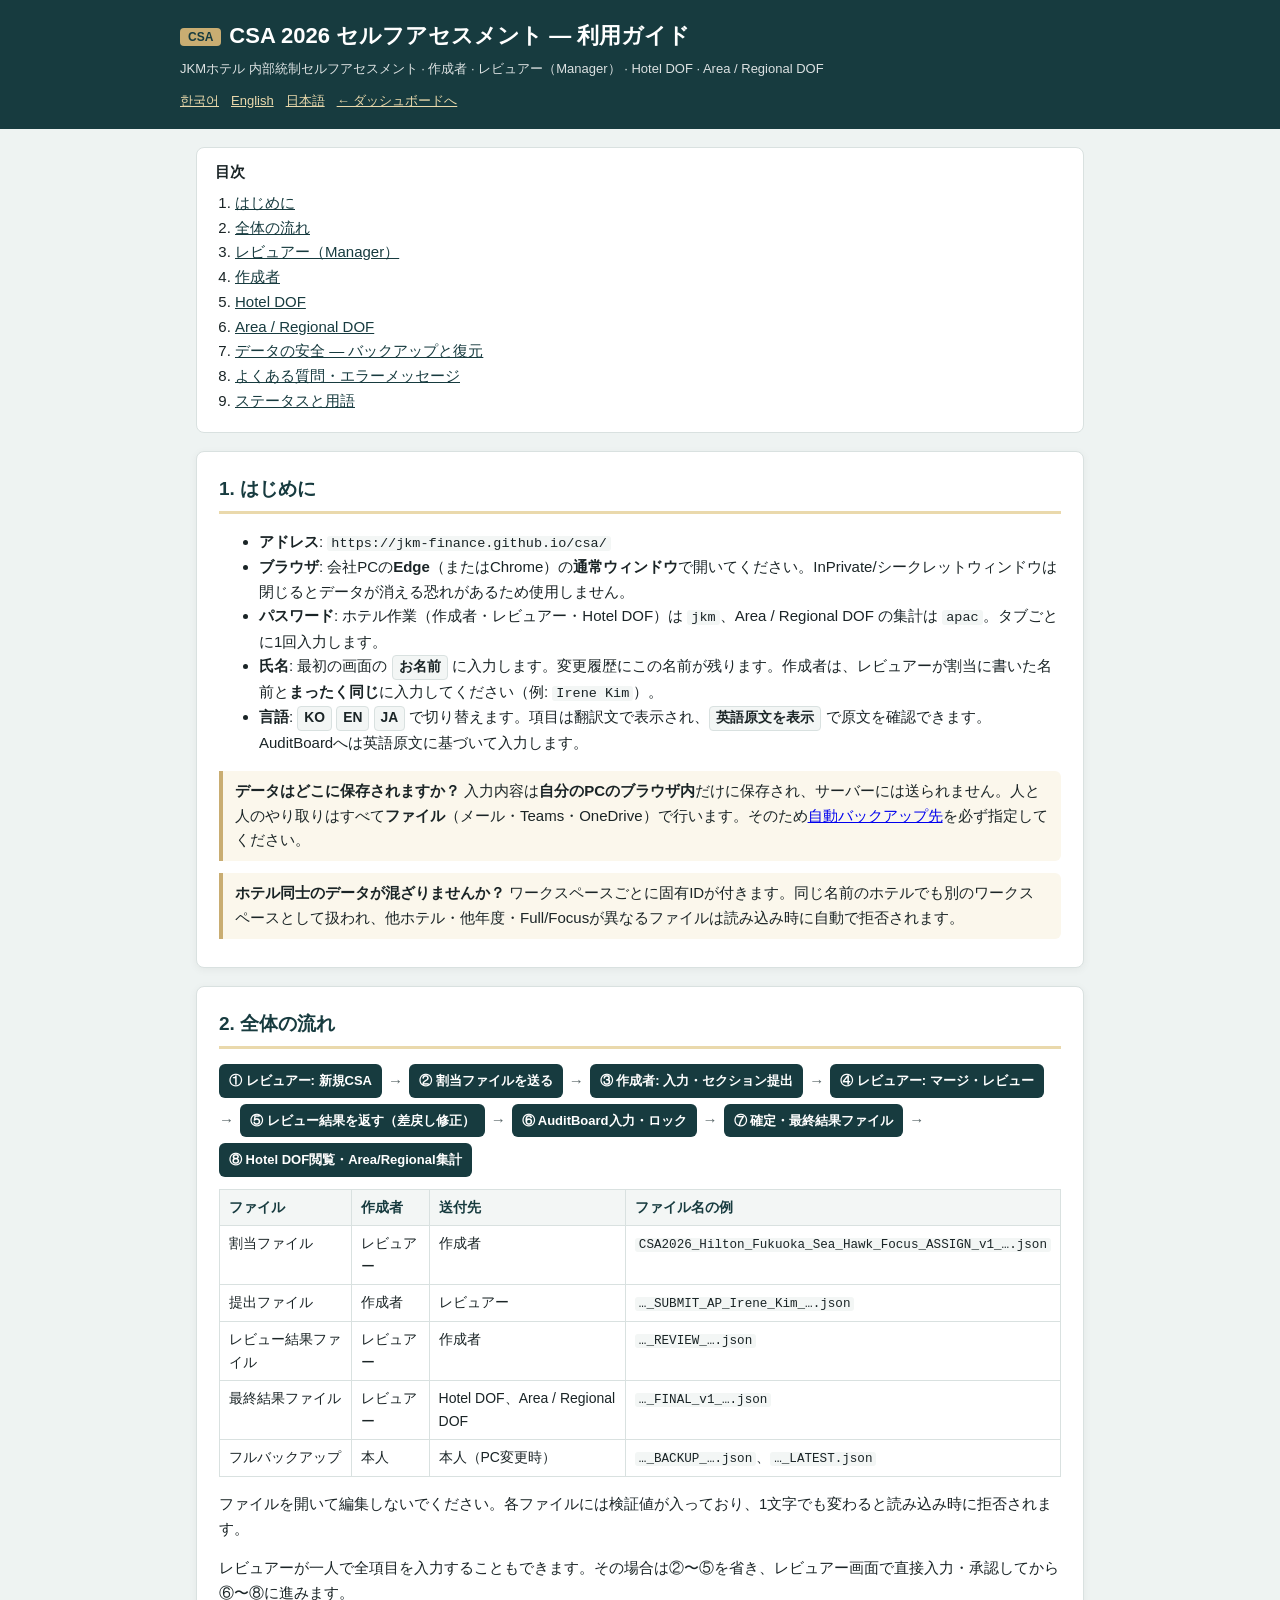
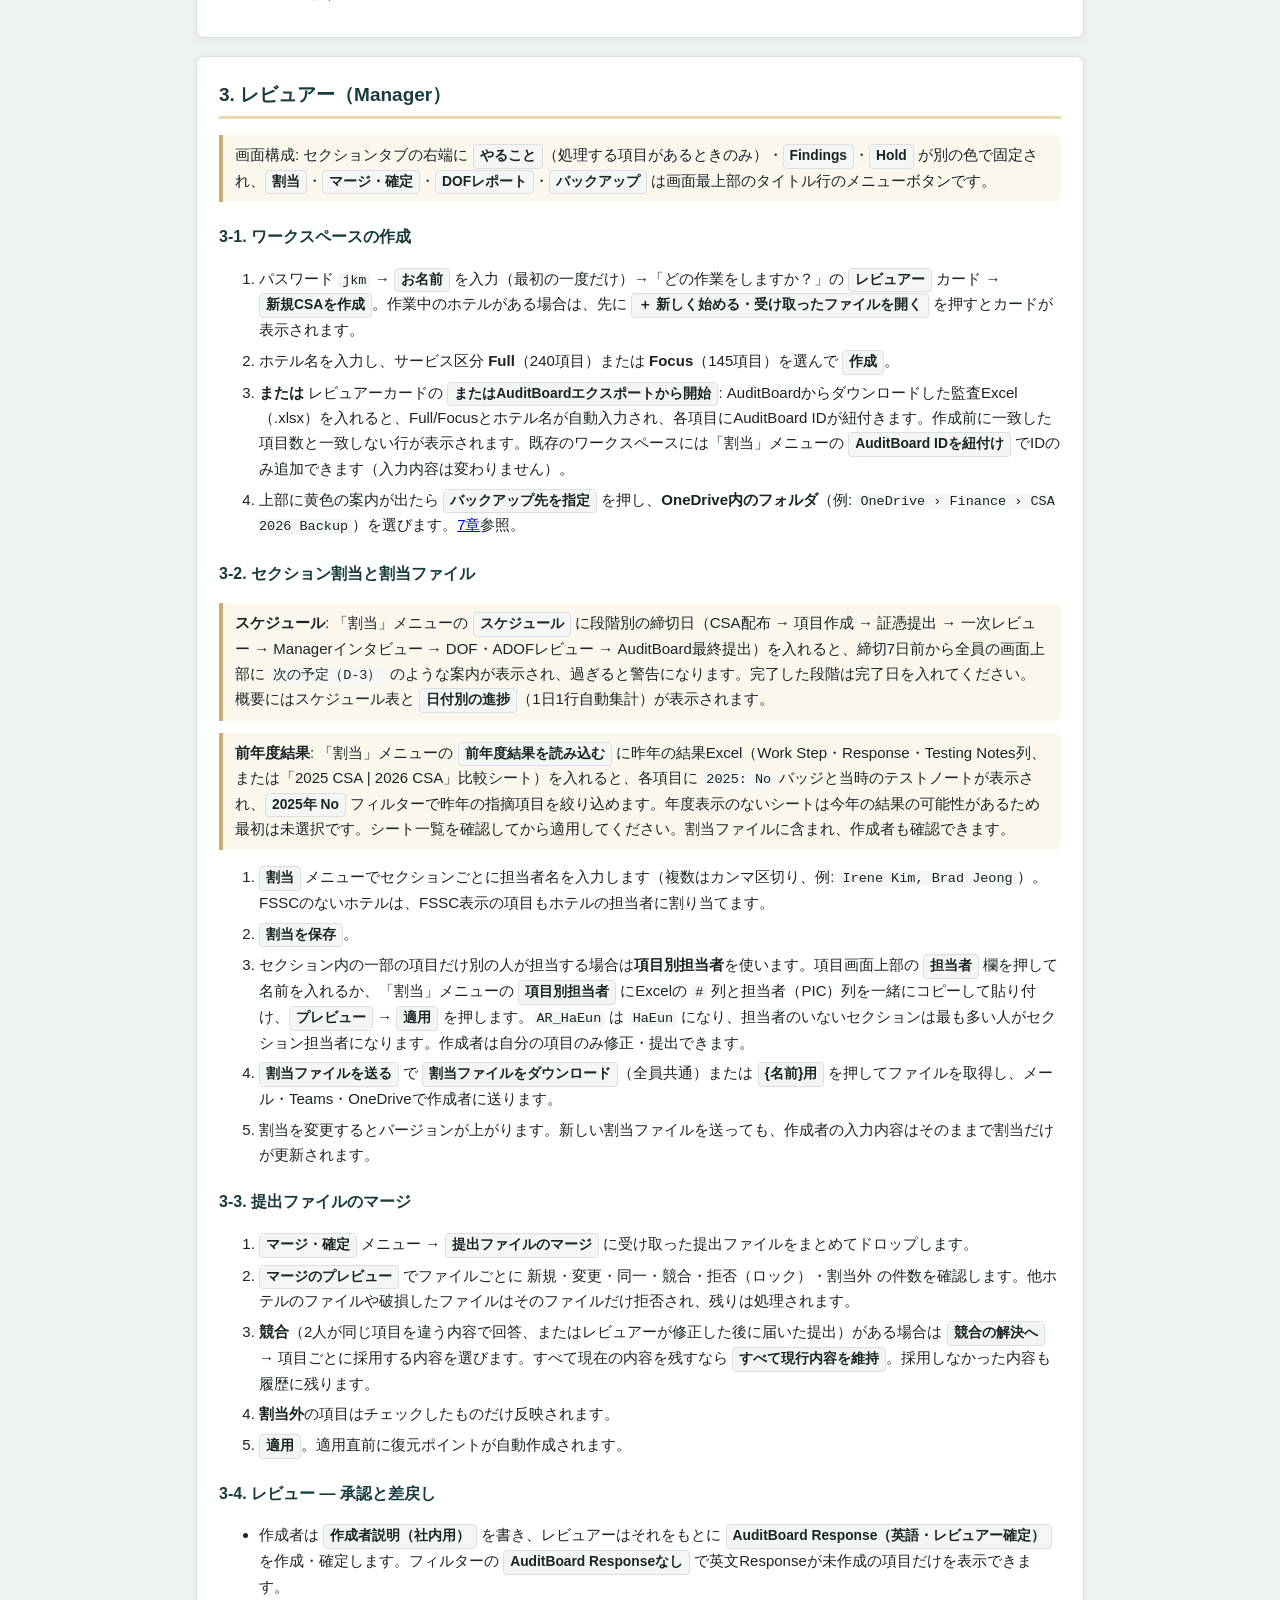
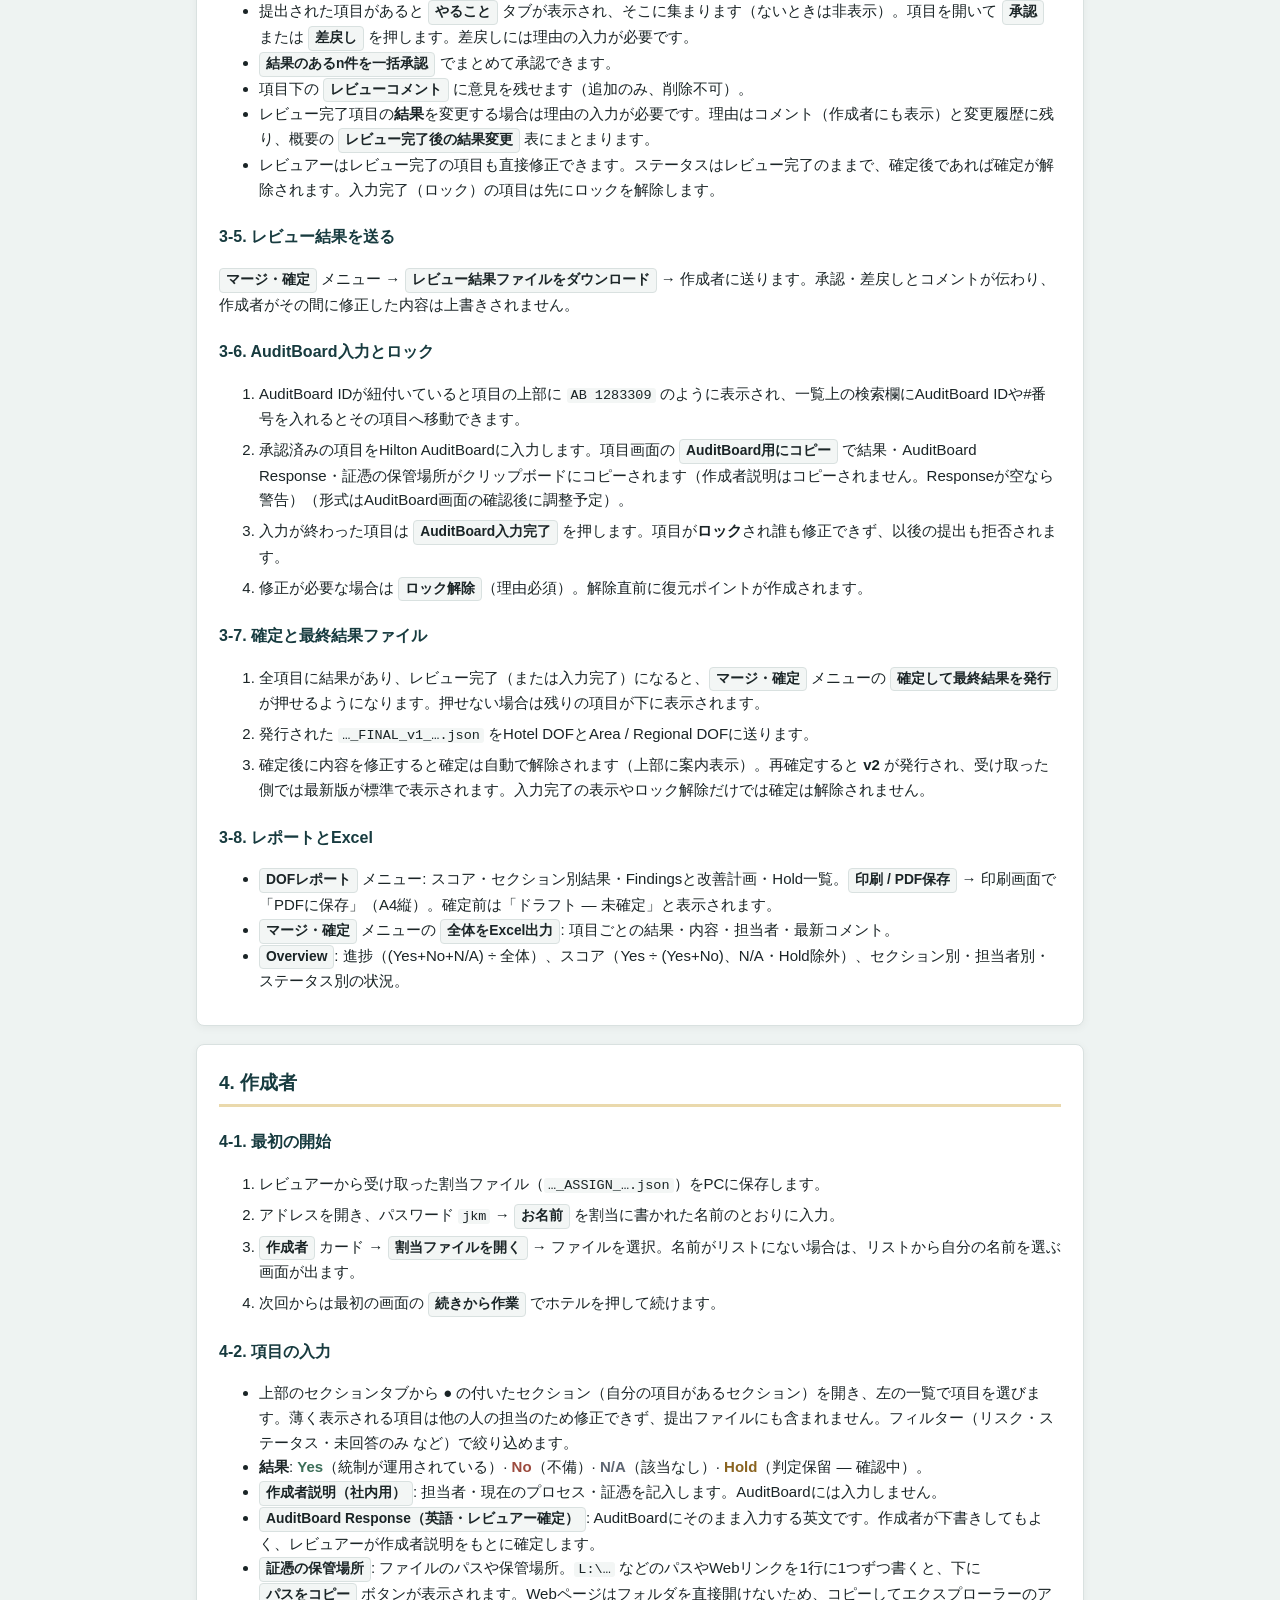
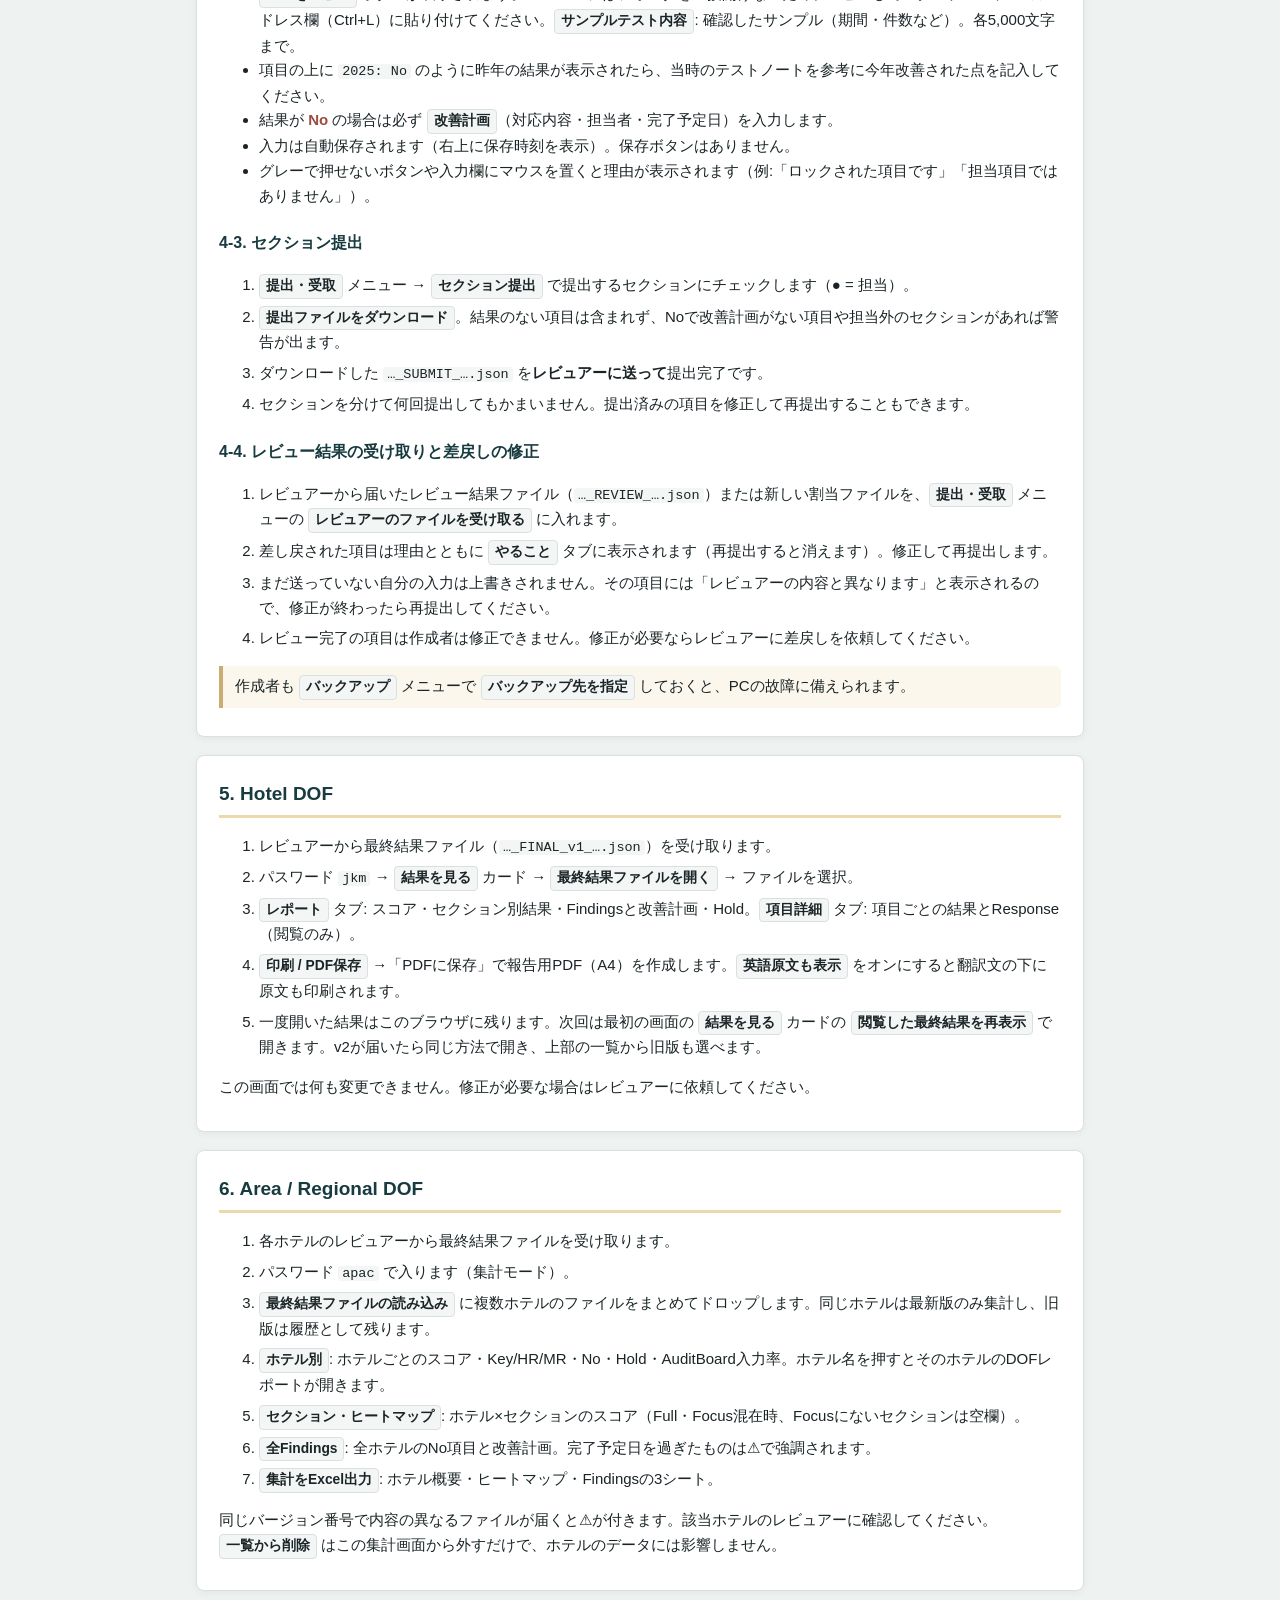
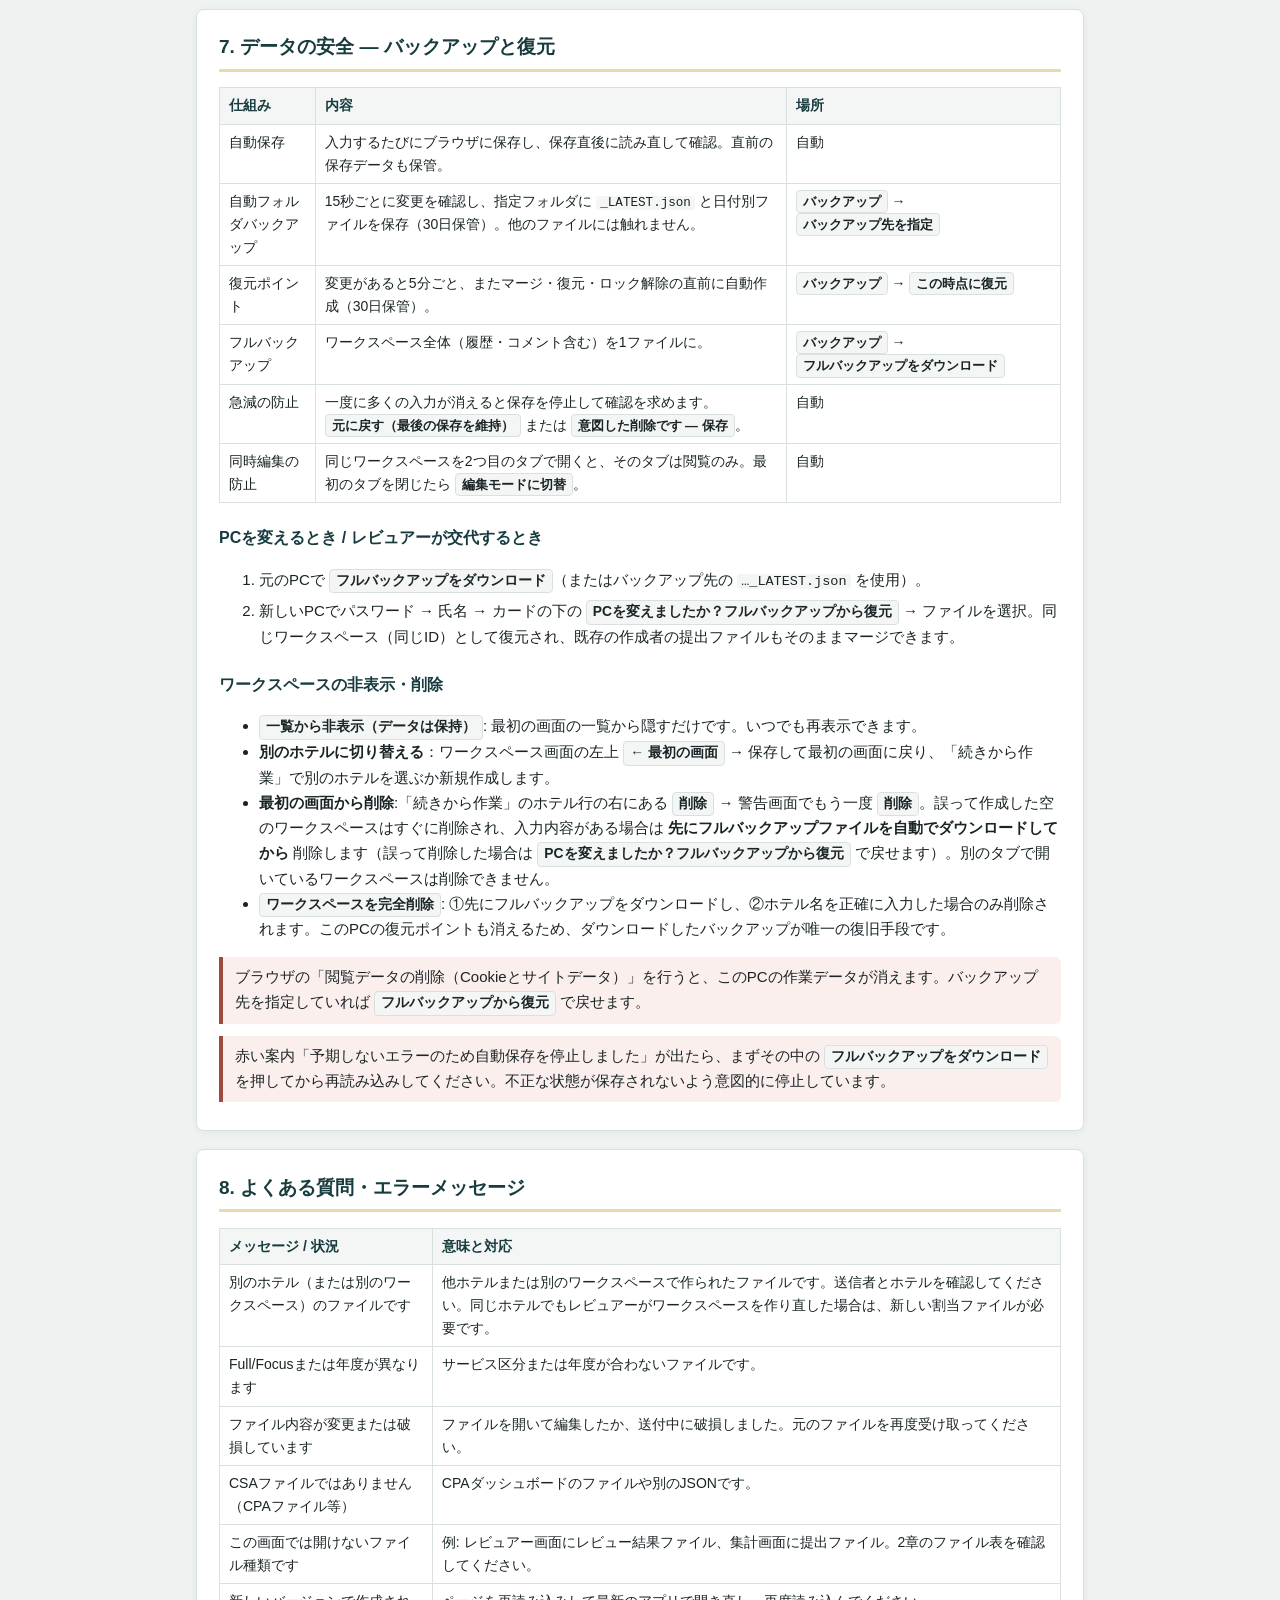
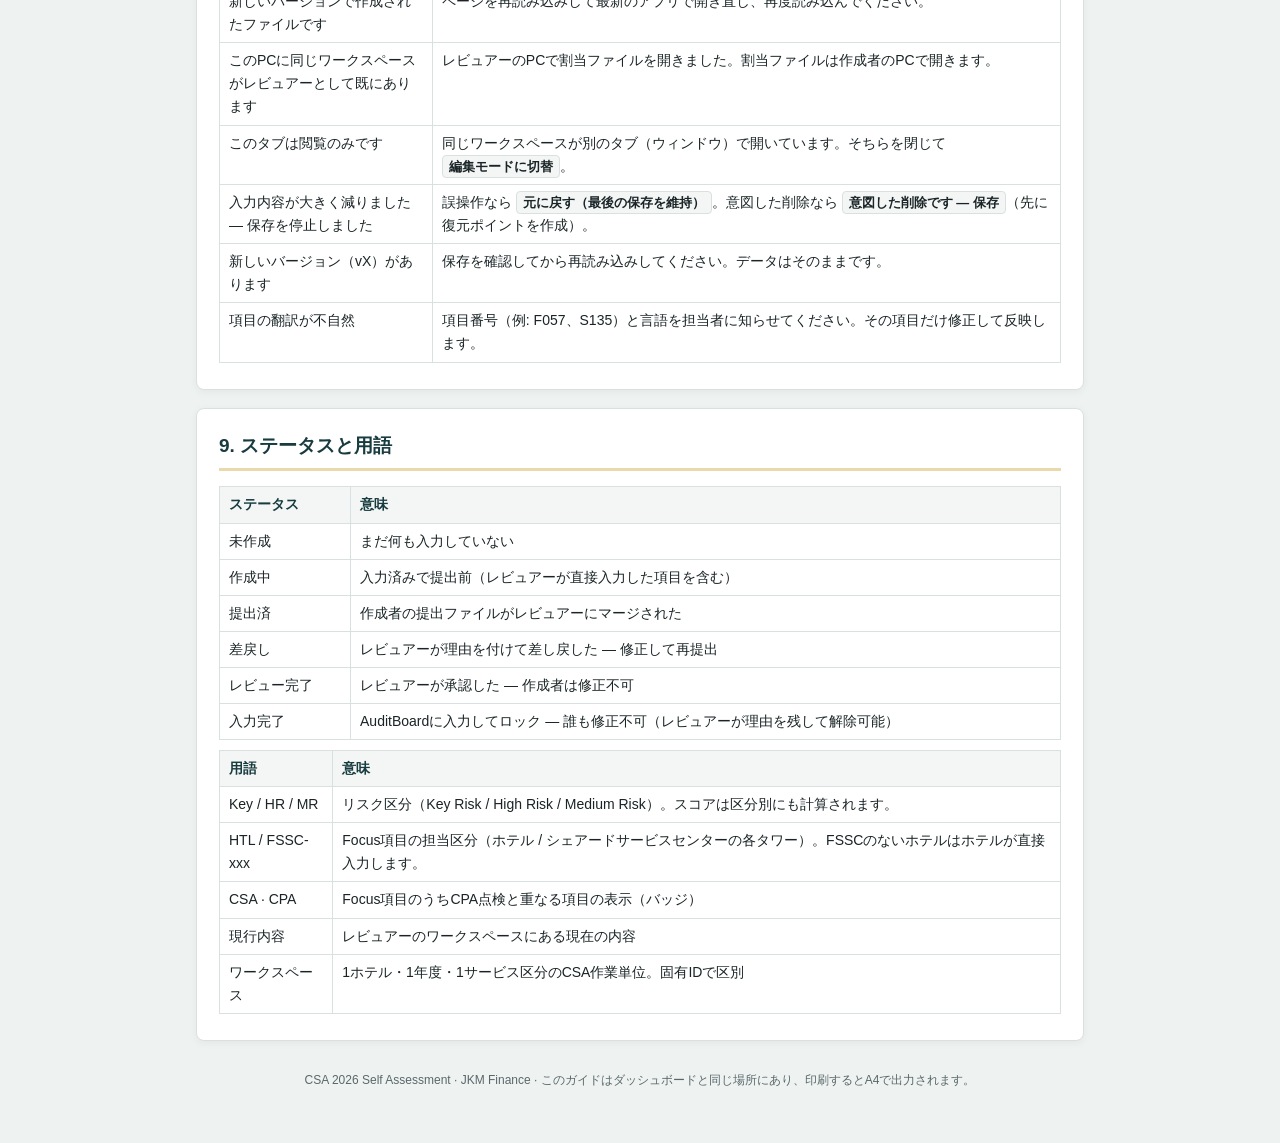
<file: csa/guide/ja.html>
<!doctype html>
<html lang="ja">
<head>
<meta charset="utf-8">
<meta name="viewport" content="width=device-width, initial-scale=1">
<meta http-equiv="Content-Security-Policy" content="default-src 'none'; style-src 'self'; img-src 'self' data:; base-uri 'none'; form-action 'none'">
<meta name="referrer" content="no-referrer">
<title>CSA 2026 利用ガイド</title>
<link rel="icon" href="data:image/svg+xml,%3Csvg xmlns='http://www.w3.org/2000/svg' viewBox='0 0 32 32'%3E%3Crect width='32' height='32' rx='6' fill='%23173B3F'/%3E%3Ctext x='16' y='21' font-size='12' font-family='Arial' font-weight='700' text-anchor='middle' fill='%23c9ad72'%3ECSA%3C/text%3E%3C/svg%3E">
<link rel="stylesheet" href="guide.css">
</head>
<body>
<header><div class="in">
  <h1><span class="badge">CSA</span>CSA 2026 セルフアセスメント — 利用ガイド</h1>
  <p>JKMホテル 内部統制セルフアセスメント · 作成者 · レビュアー（Manager） · Hotel DOF · Area / Regional DOF</p>
  <div class="langs"><a href="ko.html">한국어</a><a href="en.html">English</a><a href="ja.html">日本語</a><a href="../">← ダッシュボードへ</a></div>
</div></header>

<nav class="toc"><strong>目次</strong>
<ol>
  <li><a href="#start">はじめに</a></li>
  <li><a href="#flow">全体の流れ</a></li>
  <li><a href="#reviewer">レビュアー（Manager）</a></li>
  <li><a href="#preparer">作成者</a></li>
  <li><a href="#dof">Hotel DOF</a></li>
  <li><a href="#regional">Area / Regional DOF</a></li>
  <li><a href="#safety">データの安全 — バックアップと復元</a></li>
  <li><a href="#faq">よくある質問・エラーメッセージ</a></li>
  <li><a href="#terms">ステータスと用語</a></li>
</ol></nav>

<main>

<section id="start">
<h2>1. はじめに</h2>
<ul>
  <li><strong>アドレス</strong>: <code>https://jkm-finance.github.io/csa/</code></li>
  <li><strong>ブラウザ</strong>: 会社PCの<strong>Edge</strong>（またはChrome）の<strong>通常ウィンドウ</strong>で開いてください。InPrivate/シークレットウィンドウは閉じるとデータが消える恐れがあるため使用しません。</li>
  <li><strong>パスワード</strong>: ホテル作業（作成者・レビュアー・Hotel DOF）は <code>jkm</code>、Area / Regional DOF の集計は <code>apac</code>。タブごとに1回入力します。</li>
  <li><strong>氏名</strong>: 最初の画面の <span class="ui">お名前</span> に入力します。変更履歴にこの名前が残ります。作成者は、レビュアーが割当に書いた名前と<strong>まったく同じ</strong>に入力してください（例: <code>Irene Kim</code>）。</li>
  <li><strong>言語</strong>: <span class="ui">KO</span> <span class="ui">EN</span> <span class="ui">JA</span> で切り替えます。項目は翻訳文で表示され、<span class="ui">英語原文を表示</span> で原文を確認できます。AuditBoardへは英語原文に基づいて入力します。</li>
</ul>
<div class="note"><strong>データはどこに保存されますか？</strong> 入力内容は<strong>自分のPCのブラウザ内</strong>だけに保存され、サーバーには送られません。人と人のやり取りはすべて<strong>ファイル</strong>（メール・Teams・OneDrive）で行います。そのため<a href="#safety">自動バックアップ先</a>を必ず指定してください。</div>
<div class="note"><strong>ホテル同士のデータが混ざりませんか？</strong> ワークスペースごとに固有IDが付きます。同じ名前のホテルでも別のワークスペースとして扱われ、他ホテル・他年度・Full/Focusが異なるファイルは読み込み時に自動で拒否されます。</div>
</section>

<section id="flow">
<h2>2. 全体の流れ</h2>
<div class="flow">
  <span>① レビュアー: 新規CSA</span><i>→</i><span>② 割当ファイルを送る</span><i>→</i><span>③ 作成者: 入力・セクション提出</span><i>→</i>
  <span>④ レビュアー: マージ・レビュー</span><i>→</i><span>⑤ レビュー結果を返す（差戻し修正）</span><i>→</i><span>⑥ AuditBoard入力・ロック</span><i>→</i>
  <span>⑦ 確定・最終結果ファイル</span><i>→</i><span>⑧ Hotel DOF閲覧・Area/Regional集計</span>
</div>
<table>
  <tr><th>ファイル</th><th>作成者</th><th>送付先</th><th>ファイル名の例</th></tr>
  <tr><td>割当ファイル</td><td>レビュアー</td><td>作成者</td><td><code>CSA2026_Hilton_Fukuoka_Sea_Hawk_Focus_ASSIGN_v1_….json</code></td></tr>
  <tr><td>提出ファイル</td><td>作成者</td><td>レビュアー</td><td><code>…_SUBMIT_AP_Irene_Kim_….json</code></td></tr>
  <tr><td>レビュー結果ファイル</td><td>レビュアー</td><td>作成者</td><td><code>…_REVIEW_….json</code></td></tr>
  <tr><td>最終結果ファイル</td><td>レビュアー</td><td>Hotel DOF、Area / Regional DOF</td><td><code>…_FINAL_v1_….json</code></td></tr>
  <tr><td>フルバックアップ</td><td>本人</td><td>本人（PC変更時）</td><td><code>…_BACKUP_….json</code>、<code>…_LATEST.json</code></td></tr>
</table>
<p>ファイルを開いて編集しないでください。各ファイルには検証値が入っており、1文字でも変わると読み込み時に拒否されます。</p>
<p>レビュアーが一人で全項目を入力することもできます。その場合は②〜⑤を省き、レビュアー画面で直接入力・承認してから⑥〜⑧に進みます。</p>
</section>

<section id="reviewer">
<h2>3. レビュアー（Manager）</h2>
<div class="note">画面構成: セクションタブの右端に <span class="ui">やること</span>（処理する項目があるときのみ）・<span class="ui">Findings</span>・<span class="ui">Hold</span> が別の色で固定され、<span class="ui">割当</span>・<span class="ui">マージ・確定</span>・<span class="ui">DOFレポート</span>・<span class="ui">バックアップ</span> は画面最上部のタイトル行のメニューボタンです。</div>
<h3>3-1. ワークスペースの作成</h3>
<ol class="steps">
  <li>パスワード <code>jkm</code> → <span class="ui">お名前</span> を入力（最初の一度だけ）→「どの作業をしますか？」の <span class="ui">レビュアー</span> カード → <span class="ui">新規CSAを作成</span>。作業中のホテルがある場合は、先に <span class="ui">＋ 新しく始める・受け取ったファイルを開く</span> を押すとカードが表示されます。</li>
  <li>ホテル名を入力し、サービス区分 <strong>Full</strong>（240項目）または <strong>Focus</strong>（145項目）を選んで <span class="ui">作成</span>。</li>
  <li><strong>または</strong> レビュアーカードの <span class="ui">またはAuditBoardエクスポートから開始</span>: AuditBoardからダウンロードした監査Excel（.xlsx）を入れると、Full/Focusとホテル名が自動入力され、各項目にAuditBoard IDが紐付きます。作成前に一致した項目数と一致しない行が表示されます。既存のワークスペースには「割当」メニューの <span class="ui">AuditBoard IDを紐付け</span> でIDのみ追加できます（入力内容は変わりません）。</li>
  <li>上部に黄色の案内が出たら <span class="ui">バックアップ先を指定</span> を押し、<strong>OneDrive内のフォルダ</strong>（例: <code>OneDrive › Finance › CSA 2026 Backup</code>）を選びます。<a href="#safety">7章</a>参照。</li>
</ol>
<h3>3-2. セクション割当と割当ファイル</h3>
<div class="note"><strong>スケジュール</strong>: 「割当」メニューの <span class="ui">スケジュール</span> に段階別の締切日（CSA配布 → 項目作成 → 証憑提出 → 一次レビュー → Managerインタビュー → DOF・ADOFレビュー → AuditBoard最終提出）を入れると、締切7日前から全員の画面上部に <code>次の予定（D-3）</code> のような案内が表示され、過ぎると警告になります。完了した段階は完了日を入れてください。概要にはスケジュール表と <span class="ui">日付別の進捗</span>（1日1行自動集計）が表示されます。</div>
<div class="note"><strong>前年度結果</strong>: 「割当」メニューの <span class="ui">前年度結果を読み込む</span> に昨年の結果Excel（Work Step・Response・Testing Notes列、または「2025 CSA | 2026 CSA」比較シート）を入れると、各項目に <code>2025: No</code> バッジと当時のテストノートが表示され、<span class="ui">2025年 No</span> フィルターで昨年の指摘項目を絞り込めます。年度表示のないシートは今年の結果の可能性があるため最初は未選択です。シート一覧を確認してから適用してください。割当ファイルに含まれ、作成者も確認できます。</div>
<ol class="steps">
  <li><span class="ui">割当</span> メニューでセクションごとに担当者名を入力します（複数はカンマ区切り、例: <code>Irene Kim, Brad Jeong</code>）。FSSCのないホテルは、FSSC表示の項目もホテルの担当者に割り当てます。</li>
  <li><span class="ui">割当を保存</span>。</li>
  <li>セクション内の一部の項目だけ別の人が担当する場合は<strong>項目別担当者</strong>を使います。項目画面上部の <span class="ui">担当者</span> 欄を押して名前を入れるか、「割当」メニューの <span class="ui">項目別担当者</span> にExcelの <code>#</code> 列と担当者（PIC）列を一緒にコピーして貼り付け、<span class="ui">プレビュー</span> → <span class="ui">適用</span> を押します。<code>AR_HaEun</code> は <code>HaEun</code> になり、担当者のいないセクションは最も多い人がセクション担当者になります。作成者は自分の項目のみ修正・提出できます。</li>
  <li><span class="ui">割当ファイルを送る</span> で <span class="ui">割当ファイルをダウンロード</span>（全員共通）または <span class="ui">{名前}用</span> を押してファイルを取得し、メール・Teams・OneDriveで作成者に送ります。</li>
  <li>割当を変更するとバージョンが上がります。新しい割当ファイルを送っても、作成者の入力内容はそのままで割当だけが更新されます。</li>
</ol>
<h3>3-3. 提出ファイルのマージ</h3>
<ol class="steps">
  <li><span class="ui">マージ・確定</span> メニュー → <span class="ui">提出ファイルのマージ</span> に受け取った提出ファイルをまとめてドロップします。</li>
  <li><span class="ui">マージのプレビュー</span> でファイルごとに 新規・変更・同一・競合・拒否（ロック）・割当外 の件数を確認します。他ホテルのファイルや破損したファイルはそのファイルだけ拒否され、残りは処理されます。</li>
  <li><strong>競合</strong>（2人が同じ項目を違う内容で回答、またはレビュアーが修正した後に届いた提出）がある場合は <span class="ui">競合の解決へ</span> → 項目ごとに採用する内容を選びます。すべて現在の内容を残すなら <span class="ui">すべて現行内容を維持</span>。採用しなかった内容も履歴に残ります。</li>
  <li><strong>割当外</strong>の項目はチェックしたものだけ反映されます。</li>
  <li><span class="ui">適用</span>。適用直前に復元ポイントが自動作成されます。</li>
</ol>
<h3>3-4. レビュー — 承認と差戻し</h3>
<ul>
  <li>作成者は <span class="ui">作成者説明（社内用）</span> を書き、レビュアーはそれをもとに <span class="ui">AuditBoard Response（英語・レビュアー確定）</span> を作成・確定します。フィルターの <span class="ui">AuditBoard Responseなし</span> で英文Responseが未作成の項目だけを表示できます。</li>
  <li>提出された項目があると <span class="ui">やること</span> タブが表示され、そこに集まります（ないときは非表示）。項目を開いて <span class="ui">承認</span> または <span class="ui">差戻し</span> を押します。差戻しには理由の入力が必要です。</li>
  <li><span class="ui">結果のあるn件を一括承認</span> でまとめて承認できます。</li>
  <li>項目下の <span class="ui">レビューコメント</span> に意見を残せます（追加のみ、削除不可）。</li>
  <li>レビュー完了項目の<strong>結果</strong>を変更する場合は理由の入力が必要です。理由はコメント（作成者にも表示）と変更履歴に残り、概要の <span class="ui">レビュー完了後の結果変更</span> 表にまとまります。</li>
  <li>レビュアーはレビュー完了の項目も直接修正できます。ステータスはレビュー完了のままで、確定後であれば確定が解除されます。入力完了（ロック）の項目は先にロックを解除します。</li>
</ul>
<h3>3-5. レビュー結果を送る</h3>
<p><span class="ui">マージ・確定</span> メニュー → <span class="ui">レビュー結果ファイルをダウンロード</span> → 作成者に送ります。承認・差戻しとコメントが伝わり、作成者がその間に修正した内容は上書きされません。</p>
<h3>3-6. AuditBoard入力とロック</h3>
<ol class="steps">
  <li>AuditBoard IDが紐付いていると項目の上部に <code>AB 1283309</code> のように表示され、一覧上の検索欄にAuditBoard IDや#番号を入れるとその項目へ移動できます。</li>
  <li>承認済みの項目をHilton AuditBoardに入力します。項目画面の <span class="ui">AuditBoard用にコピー</span> で結果・AuditBoard Response・証憑の保管場所がクリップボードにコピーされます（作成者説明はコピーされません。Responseが空なら警告）（形式はAuditBoard画面の確認後に調整予定）。</li>
  <li>入力が終わった項目は <span class="ui">AuditBoard入力完了</span> を押します。項目が<strong>ロック</strong>され誰も修正できず、以後の提出も拒否されます。</li>
  <li>修正が必要な場合は <span class="ui">ロック解除</span>（理由必須）。解除直前に復元ポイントが作成されます。</li>
</ol>
<h3>3-7. 確定と最終結果ファイル</h3>
<ol class="steps">
  <li>全項目に結果があり、レビュー完了（または入力完了）になると、<span class="ui">マージ・確定</span> メニューの <span class="ui">確定して最終結果を発行</span> が押せるようになります。押せない場合は残りの項目が下に表示されます。</li>
  <li>発行された <code>…_FINAL_v1_….json</code> をHotel DOFとArea / Regional DOFに送ります。</li>
  <li>確定後に内容を修正すると確定は自動で解除されます（上部に案内表示）。再確定すると <strong>v2</strong> が発行され、受け取った側では最新版が標準で表示されます。入力完了の表示やロック解除だけでは確定は解除されません。</li>
</ol>
<h3>3-8. レポートとExcel</h3>
<ul>
  <li><span class="ui">DOFレポート</span> メニュー: スコア・セクション別結果・Findingsと改善計画・Hold一覧。<span class="ui">印刷 / PDF保存</span> → 印刷画面で「PDFに保存」（A4縦）。確定前は「ドラフト — 未確定」と表示されます。</li>
  <li><span class="ui">マージ・確定</span> メニューの <span class="ui">全体をExcel出力</span>: 項目ごとの結果・内容・担当者・最新コメント。</li>
  <li><span class="ui">Overview</span>: 進捗（(Yes+No+N/A) ÷ 全体）、スコア（Yes ÷ (Yes+No)、N/A・Hold除外）、セクション別・担当者別・ステータス別の状況。</li>
</ul>
</section>

<section id="preparer">
<h2>4. 作成者</h2>
<h3>4-1. 最初の開始</h3>
<ol class="steps">
  <li>レビュアーから受け取った割当ファイル（<code>…_ASSIGN_….json</code>）をPCに保存します。</li>
  <li>アドレスを開き、パスワード <code>jkm</code> → <span class="ui">お名前</span> を割当に書かれた名前のとおりに入力。</li>
  <li><span class="ui">作成者</span> カード → <span class="ui">割当ファイルを開く</span> → ファイルを選択。名前がリストにない場合は、リストから自分の名前を選ぶ画面が出ます。</li>
  <li>次回からは最初の画面の <span class="ui">続きから作業</span> でホテルを押して続けます。</li>
</ol>
<h3>4-2. 項目の入力</h3>
<ul>
  <li>上部のセクションタブから <strong>●</strong> の付いたセクション（自分の項目があるセクション）を開き、左の一覧で項目を選びます。薄く表示される項目は他の人の担当のため修正できず、提出ファイルにも含まれません。フィルター（リスク・ステータス・未回答のみ など）で絞り込めます。</li>
  <li><strong>結果</strong>: <span class="r-y">Yes</span>（統制が運用されている）· <span class="r-n">No</span>（不備）· <span class="r-a">N/A</span>（該当なし）· <span class="r-h">Hold</span>（判定保留 — 確認中）。</li>
  <li><span class="ui">作成者説明（社内用）</span>: 担当者・現在のプロセス・証憑を記入します。AuditBoardには入力しません。</li>
  <li><span class="ui">AuditBoard Response（英語・レビュアー確定）</span>: AuditBoardにそのまま入力する英文です。作成者が下書きしてもよく、レビュアーが作成者説明をもとに確定します。</li>
  <li><span class="ui">証憑の保管場所</span>: ファイルのパスや保管場所。<code>L:\…</code> などのパスやWebリンクを1行に1つずつ書くと、下に <span class="ui">パスをコピー</span> ボタンが表示されます。Webページはフォルダを直接開けないため、コピーしてエクスプローラーのアドレス欄（Ctrl+L）に貼り付けてください。<span class="ui">サンプルテスト内容</span>: 確認したサンプル（期間・件数など）。各5,000文字まで。</li>
  <li>項目の上に <code>2025: No</code> のように昨年の結果が表示されたら、当時のテストノートを参考に今年改善された点を記入してください。</li>
  <li>結果が <span class="r-n">No</span> の場合は必ず <span class="ui">改善計画</span>（対応内容・担当者・完了予定日）を入力します。</li>
  <li>入力は自動保存されます（右上に保存時刻を表示）。保存ボタンはありません。</li>
  <li>グレーで押せないボタンや入力欄にマウスを置くと理由が表示されます（例:「ロックされた項目です」「担当項目ではありません」）。</li>
</ul>
<h3>4-3. セクション提出</h3>
<ol class="steps">
  <li><span class="ui">提出・受取</span> メニュー → <span class="ui">セクション提出</span> で提出するセクションにチェックします（● = 担当）。</li>
  <li><span class="ui">提出ファイルをダウンロード</span>。結果のない項目は含まれず、Noで改善計画がない項目や担当外のセクションがあれば警告が出ます。</li>
  <li>ダウンロードした <code>…_SUBMIT_….json</code> を<strong>レビュアーに送って</strong>提出完了です。</li>
  <li>セクションを分けて何回提出してもかまいません。提出済みの項目を修正して再提出することもできます。</li>
</ol>
<h3>4-4. レビュー結果の受け取りと差戻しの修正</h3>
<ol class="steps">
  <li>レビュアーから届いたレビュー結果ファイル（<code>…_REVIEW_….json</code>）または新しい割当ファイルを、<span class="ui">提出・受取</span> メニューの <span class="ui">レビュアーのファイルを受け取る</span> に入れます。</li>
  <li>差し戻された項目は理由とともに <span class="ui">やること</span> タブに表示されます（再提出すると消えます）。修正して再提出します。</li>
  <li>まだ送っていない自分の入力は上書きされません。その項目には「レビュアーの内容と異なります」と表示されるので、修正が終わったら再提出してください。</li>
  <li>レビュー完了の項目は作成者は修正できません。修正が必要ならレビュアーに差戻しを依頼してください。</li>
</ol>
<div class="note">作成者も <span class="ui">バックアップ</span> メニューで <span class="ui">バックアップ先を指定</span> しておくと、PCの故障に備えられます。</div>
</section>

<section id="dof">
<h2>5. Hotel DOF</h2>
<ol class="steps">
  <li>レビュアーから最終結果ファイル（<code>…_FINAL_v1_….json</code>）を受け取ります。</li>
  <li>パスワード <code>jkm</code> → <span class="ui">結果を見る</span> カード → <span class="ui">最終結果ファイルを開く</span> → ファイルを選択。</li>
  <li><span class="ui">レポート</span> タブ: スコア・セクション別結果・Findingsと改善計画・Hold。<span class="ui">項目詳細</span> タブ: 項目ごとの結果とResponse（閲覧のみ）。</li>
  <li><span class="ui">印刷 / PDF保存</span> →「PDFに保存」で報告用PDF（A4）を作成します。<span class="ui">英語原文も表示</span> をオンにすると翻訳文の下に原文も印刷されます。</li>
  <li>一度開いた結果はこのブラウザに残ります。次回は最初の画面の <span class="ui">結果を見る</span> カードの <span class="ui">閲覧した最終結果を再表示</span> で開きます。v2が届いたら同じ方法で開き、上部の一覧から旧版も選べます。</li>
</ol>
<p>この画面では何も変更できません。修正が必要な場合はレビュアーに依頼してください。</p>
</section>

<section id="regional">
<h2>6. Area / Regional DOF</h2>
<ol class="steps">
  <li>各ホテルのレビュアーから最終結果ファイルを受け取ります。</li>
  <li>パスワード <code>apac</code> で入ります（集計モード）。</li>
  <li><span class="ui">最終結果ファイルの読み込み</span> に複数ホテルのファイルをまとめてドロップします。同じホテルは最新版のみ集計し、旧版は履歴として残ります。</li>
  <li><span class="ui">ホテル別</span>: ホテルごとのスコア・Key/HR/MR・No・Hold・AuditBoard入力率。ホテル名を押すとそのホテルのDOFレポートが開きます。</li>
  <li><span class="ui">セクション・ヒートマップ</span>: ホテル×セクションのスコア（Full・Focus混在時、Focusにないセクションは空欄）。</li>
  <li><span class="ui">全Findings</span>: 全ホテルのNo項目と改善計画。完了予定日を過ぎたものは⚠で強調されます。</li>
  <li><span class="ui">集計をExcel出力</span>: ホテル概要・ヒートマップ・Findingsの3シート。</li>
</ol>
<p>同じバージョン番号で内容の異なるファイルが届くと⚠が付きます。該当ホテルのレビュアーに確認してください。<span class="ui">一覧から削除</span> はこの集計画面から外すだけで、ホテルのデータには影響しません。</p>
</section>

<section id="safety">
<h2>7. データの安全 — バックアップと復元</h2>
<table>
  <tr><th>仕組み</th><th>内容</th><th>場所</th></tr>
  <tr><td>自動保存</td><td>入力するたびにブラウザに保存し、保存直後に読み直して確認。直前の保存データも保管。</td><td>自動</td></tr>
  <tr><td>自動フォルダバックアップ</td><td>15秒ごとに変更を確認し、指定フォルダに <code>_LATEST.json</code> と日付別ファイルを保存（30日保管）。他のファイルには触れません。</td><td><span class="ui">バックアップ</span> → <span class="ui">バックアップ先を指定</span></td></tr>
  <tr><td>復元ポイント</td><td>変更があると5分ごと、またマージ・復元・ロック解除の直前に自動作成（30日保管）。</td><td><span class="ui">バックアップ</span> → <span class="ui">この時点に復元</span></td></tr>
  <tr><td>フルバックアップ</td><td>ワークスペース全体（履歴・コメント含む）を1ファイルに。</td><td><span class="ui">バックアップ</span> → <span class="ui">フルバックアップをダウンロード</span></td></tr>
  <tr><td>急減の防止</td><td>一度に多くの入力が消えると保存を停止して確認を求めます。<span class="ui">元に戻す（最後の保存を維持）</span> または <span class="ui">意図した削除です — 保存</span>。</td><td>自動</td></tr>
  <tr><td>同時編集の防止</td><td>同じワークスペースを2つ目のタブで開くと、そのタブは閲覧のみ。最初のタブを閉じたら <span class="ui">編集モードに切替</span>。</td><td>自動</td></tr>
</table>
<h3>PCを変えるとき / レビュアーが交代するとき</h3>
<ol class="steps">
  <li>元のPCで <span class="ui">フルバックアップをダウンロード</span>（またはバックアップ先の <code>…_LATEST.json</code> を使用）。</li>
  <li>新しいPCでパスワード → 氏名 → カードの下の <span class="ui">PCを変えましたか？フルバックアップから復元</span> → ファイルを選択。同じワークスペース（同じID）として復元され、既存の作成者の提出ファイルもそのままマージできます。</li>
</ol>
<h3>ワークスペースの非表示・削除</h3>
<ul>
  <li><span class="ui">一覧から非表示（データは保持）</span>: 最初の画面の一覧から隠すだけです。いつでも再表示できます。</li>
  <li><strong>別のホテルに切り替える</strong>：ワークスペース画面の左上 <span class="ui">← 最初の画面</span> → 保存して最初の画面に戻り、「続きから作業」で別のホテルを選ぶか新規作成します。</li>
  <li><strong>最初の画面から削除</strong>:「続きから作業」のホテル行の右にある <span class="ui">削除</span> → 警告画面でもう一度 <span class="ui">削除</span>。誤って作成した空のワークスペースはすぐに削除され、入力内容がある場合は <strong>先にフルバックアップファイルを自動でダウンロードしてから</strong> 削除します（誤って削除した場合は <span class="ui">PCを変えましたか？フルバックアップから復元</span> で戻せます）。別のタブで開いているワークスペースは削除できません。</li>
  <li><span class="ui">ワークスペースを完全削除</span>: ①先にフルバックアップをダウンロードし、②ホテル名を正確に入力した場合のみ削除されます。このPCの復元ポイントも消えるため、ダウンロードしたバックアップが唯一の復旧手段です。</li>
</ul>
<div class="warn">ブラウザの「閲覧データの削除（Cookieとサイトデータ）」を行うと、このPCの作業データが消えます。バックアップ先を指定していれば <span class="ui">フルバックアップから復元</span> で戻せます。</div>
<div class="warn">赤い案内「予期しないエラーのため自動保存を停止しました」が出たら、まずその中の <span class="ui">フルバックアップをダウンロード</span> を押してから再読み込みしてください。不正な状態が保存されないよう意図的に停止しています。</div>
</section>

<section id="faq">
<h2>8. よくある質問・エラーメッセージ</h2>
<table>
  <tr><th>メッセージ / 状況</th><th>意味と対応</th></tr>
  <tr><td>別のホテル（または別のワークスペース）のファイルです</td><td>他ホテルまたは別のワークスペースで作られたファイルです。送信者とホテルを確認してください。同じホテルでもレビュアーがワークスペースを作り直した場合は、新しい割当ファイルが必要です。</td></tr>
  <tr><td>Full/Focusまたは年度が異なります</td><td>サービス区分または年度が合わないファイルです。</td></tr>
  <tr><td>ファイル内容が変更または破損しています</td><td>ファイルを開いて編集したか、送付中に破損しました。元のファイルを再度受け取ってください。</td></tr>
  <tr><td>CSAファイルではありません（CPAファイル等）</td><td>CPAダッシュボードのファイルや別のJSONです。</td></tr>
  <tr><td>この画面では開けないファイル種類です</td><td>例: レビュアー画面にレビュー結果ファイル、集計画面に提出ファイル。2章のファイル表を確認してください。</td></tr>
  <tr><td>新しいバージョンで作成されたファイルです</td><td>ページを再読み込みして最新のアプリで開き直し、再度読み込んでください。</td></tr>
  <tr><td>このPCに同じワークスペースがレビュアーとして既にあります</td><td>レビュアーのPCで割当ファイルを開きました。割当ファイルは作成者のPCで開きます。</td></tr>
  <tr><td>このタブは閲覧のみです</td><td>同じワークスペースが別のタブ（ウィンドウ）で開いています。そちらを閉じて <span class="ui">編集モードに切替</span>。</td></tr>
  <tr><td>入力内容が大きく減りました — 保存を停止しました</td><td>誤操作なら <span class="ui">元に戻す（最後の保存を維持）</span>。意図した削除なら <span class="ui">意図した削除です — 保存</span>（先に復元ポイントを作成）。</td></tr>
  <tr><td>新しいバージョン（vX）があります</td><td>保存を確認してから再読み込みしてください。データはそのままです。</td></tr>
  <tr><td>項目の翻訳が不自然</td><td>項目番号（例: F057、S135）と言語を担当者に知らせてください。その項目だけ修正して反映します。</td></tr>
</table>
</section>

<section id="terms">
<h2>9. ステータスと用語</h2>
<table>
  <tr><th>ステータス</th><th>意味</th></tr>
  <tr><td>未作成</td><td>まだ何も入力していない</td></tr>
  <tr><td>作成中</td><td>入力済みで提出前（レビュアーが直接入力した項目を含む）</td></tr>
  <tr><td>提出済</td><td>作成者の提出ファイルがレビュアーにマージされた</td></tr>
  <tr><td>差戻し</td><td>レビュアーが理由を付けて差し戻した — 修正して再提出</td></tr>
  <tr><td>レビュー完了</td><td>レビュアーが承認した — 作成者は修正不可</td></tr>
  <tr><td>入力完了</td><td>AuditBoardに入力してロック — 誰も修正不可（レビュアーが理由を残して解除可能）</td></tr>
</table>
<table>
  <tr><th>用語</th><th>意味</th></tr>
  <tr><td>Key / HR / MR</td><td>リスク区分（Key Risk / High Risk / Medium Risk）。スコアは区分別にも計算されます。</td></tr>
  <tr><td>HTL / FSSC-xxx</td><td>Focus項目の担当区分（ホテル / シェアードサービスセンターの各タワー）。FSSCのないホテルはホテルが直接入力します。</td></tr>
  <tr><td>CSA · CPA</td><td>Focus項目のうちCPA点検と重なる項目の表示（バッジ）</td></tr>
  <tr><td>現行内容</td><td>レビュアーのワークスペースにある現在の内容</td></tr>
  <tr><td>ワークスペース</td><td>1ホテル・1年度・1サービス区分のCSA作業単位。固有IDで区別</td></tr>
</table>
</section>

<footer>CSA 2026 Self Assessment · JKM Finance · このガイドはダッシュボードと同じ場所にあり、印刷するとA4で出力されます。</footer>
</main>
</body>
</html>
</file>
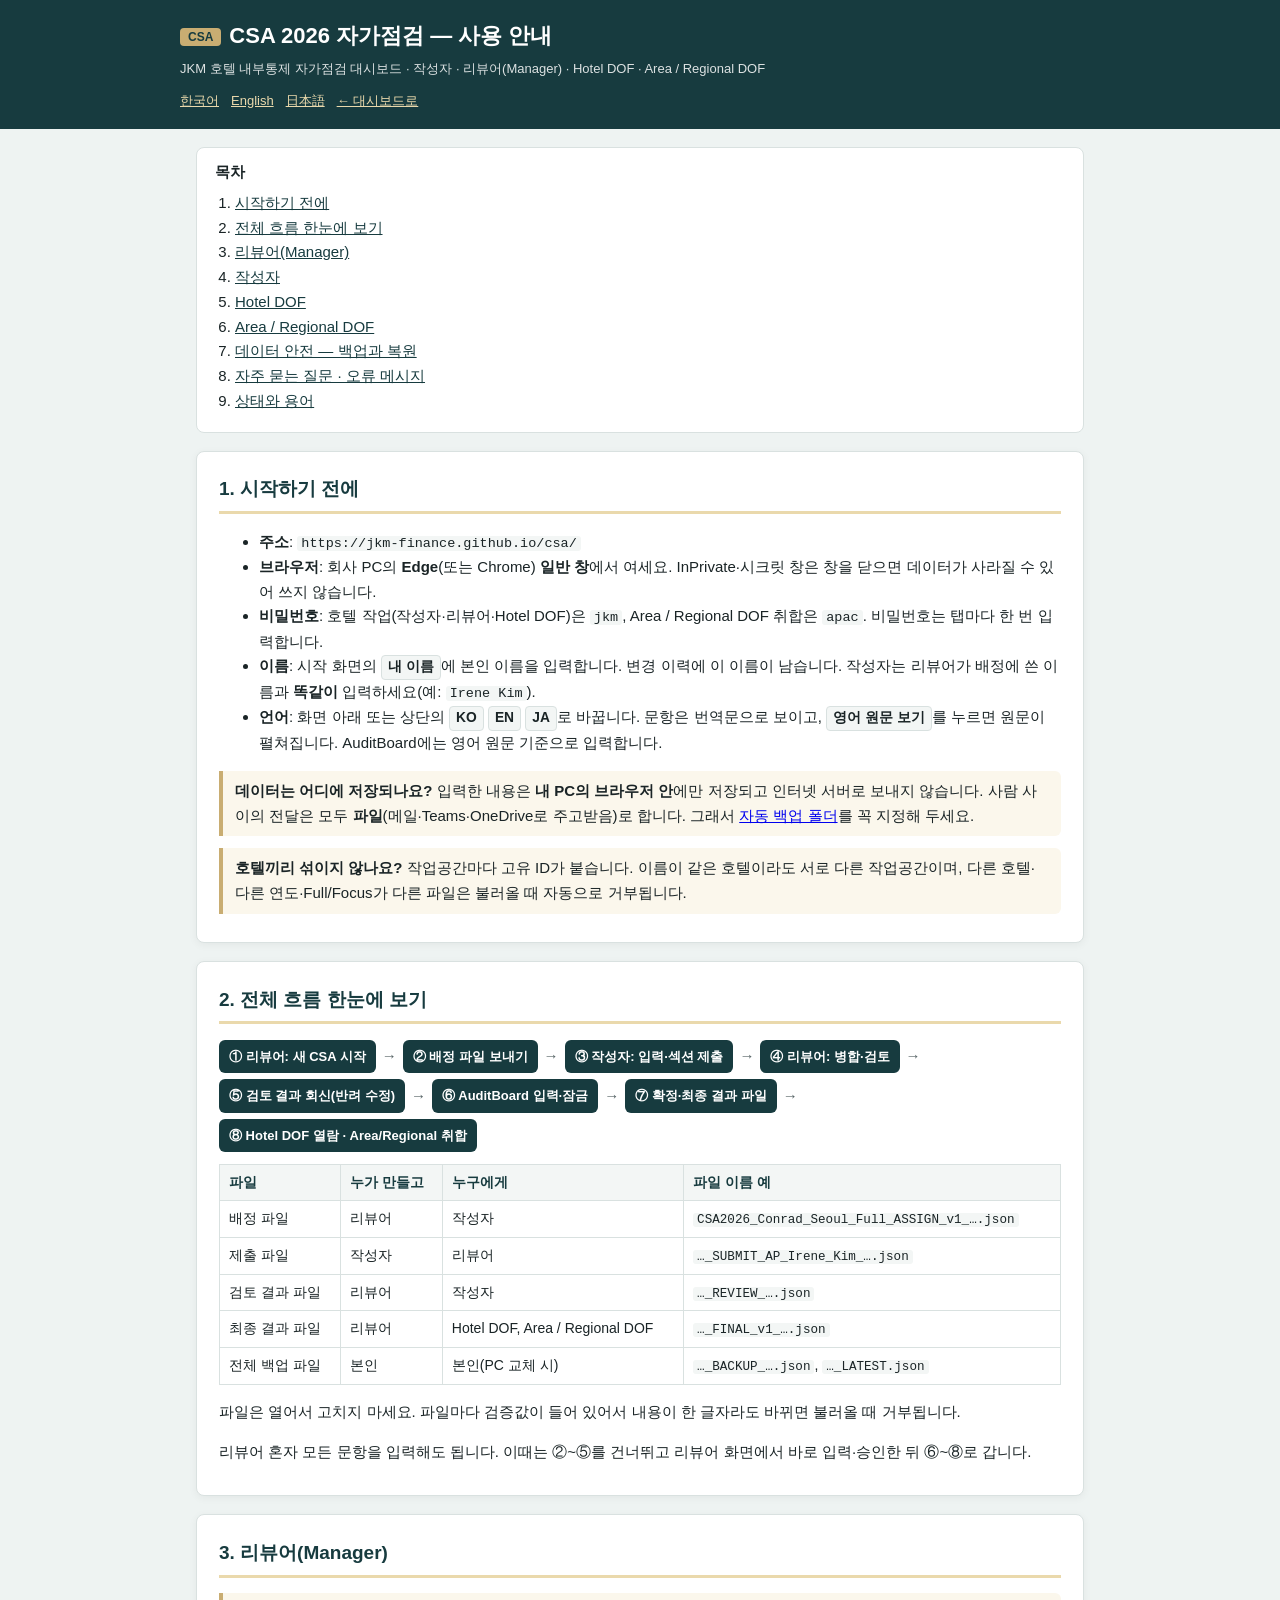
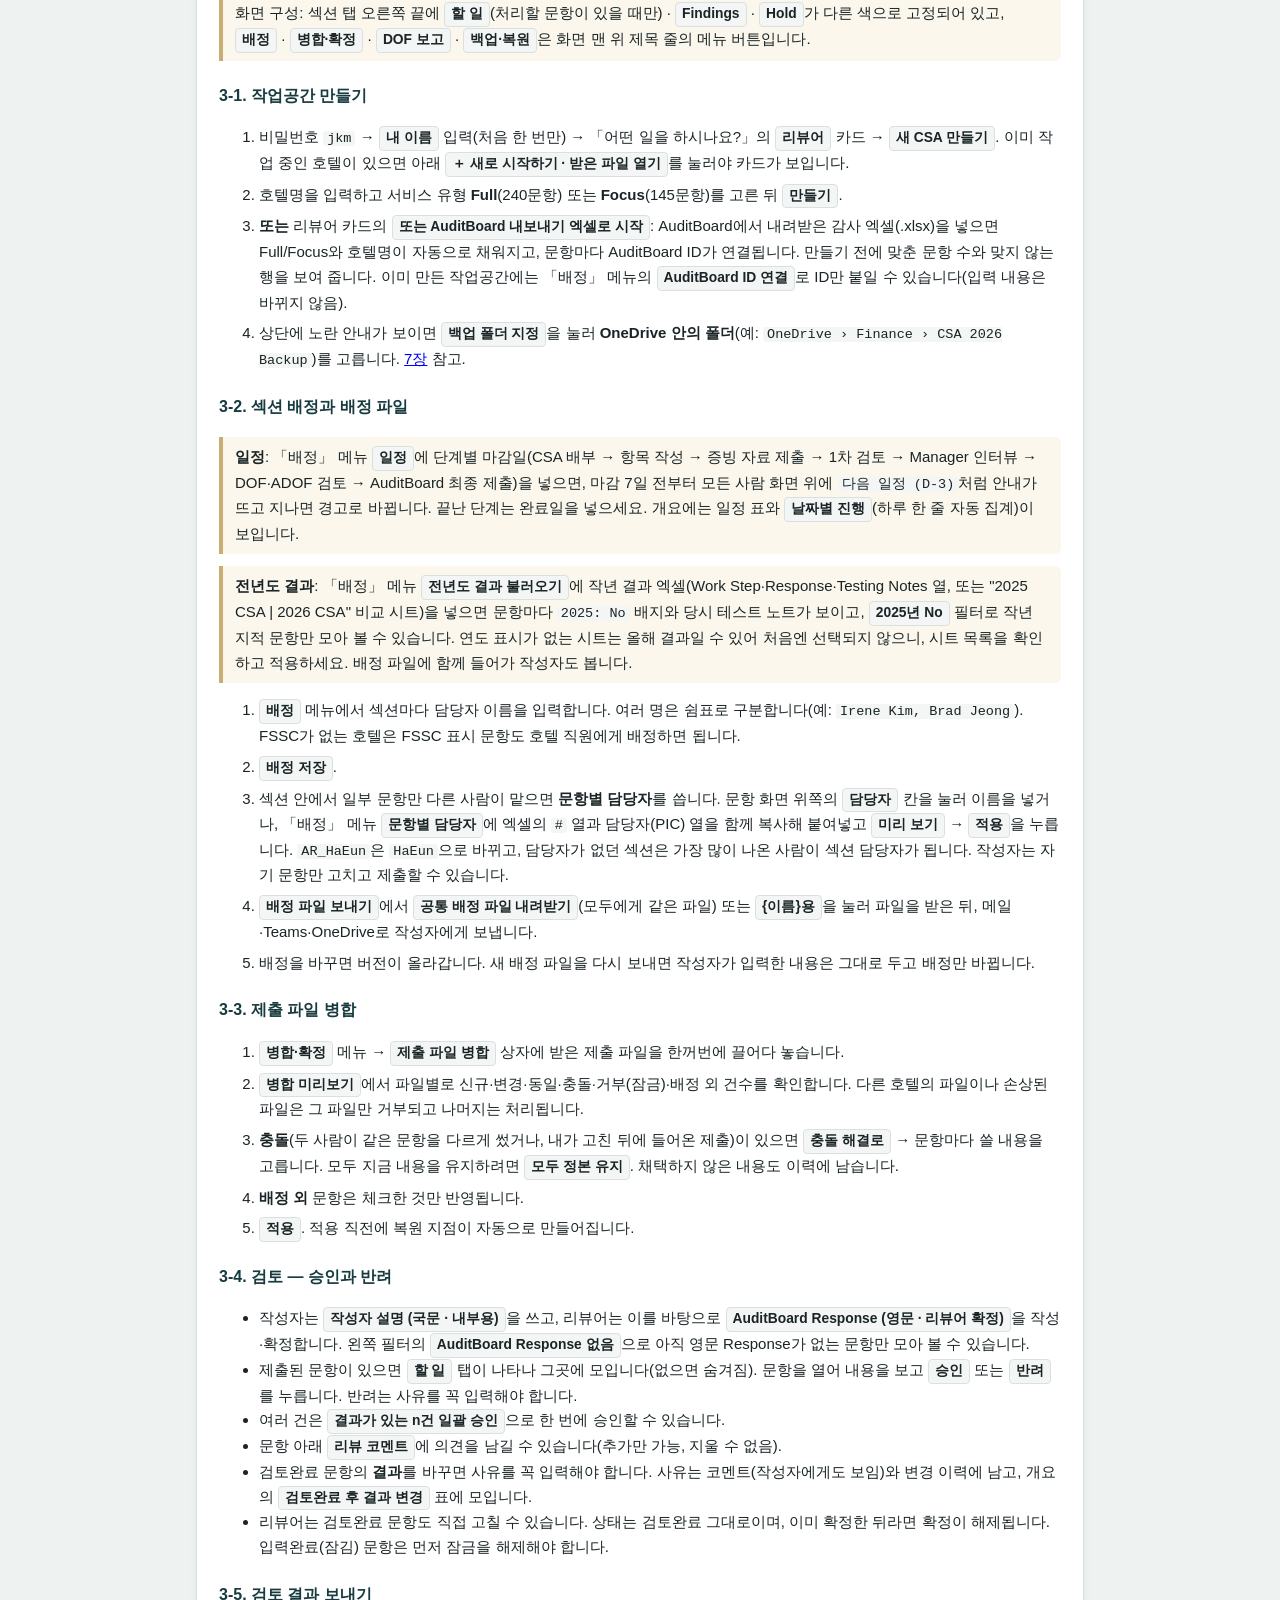
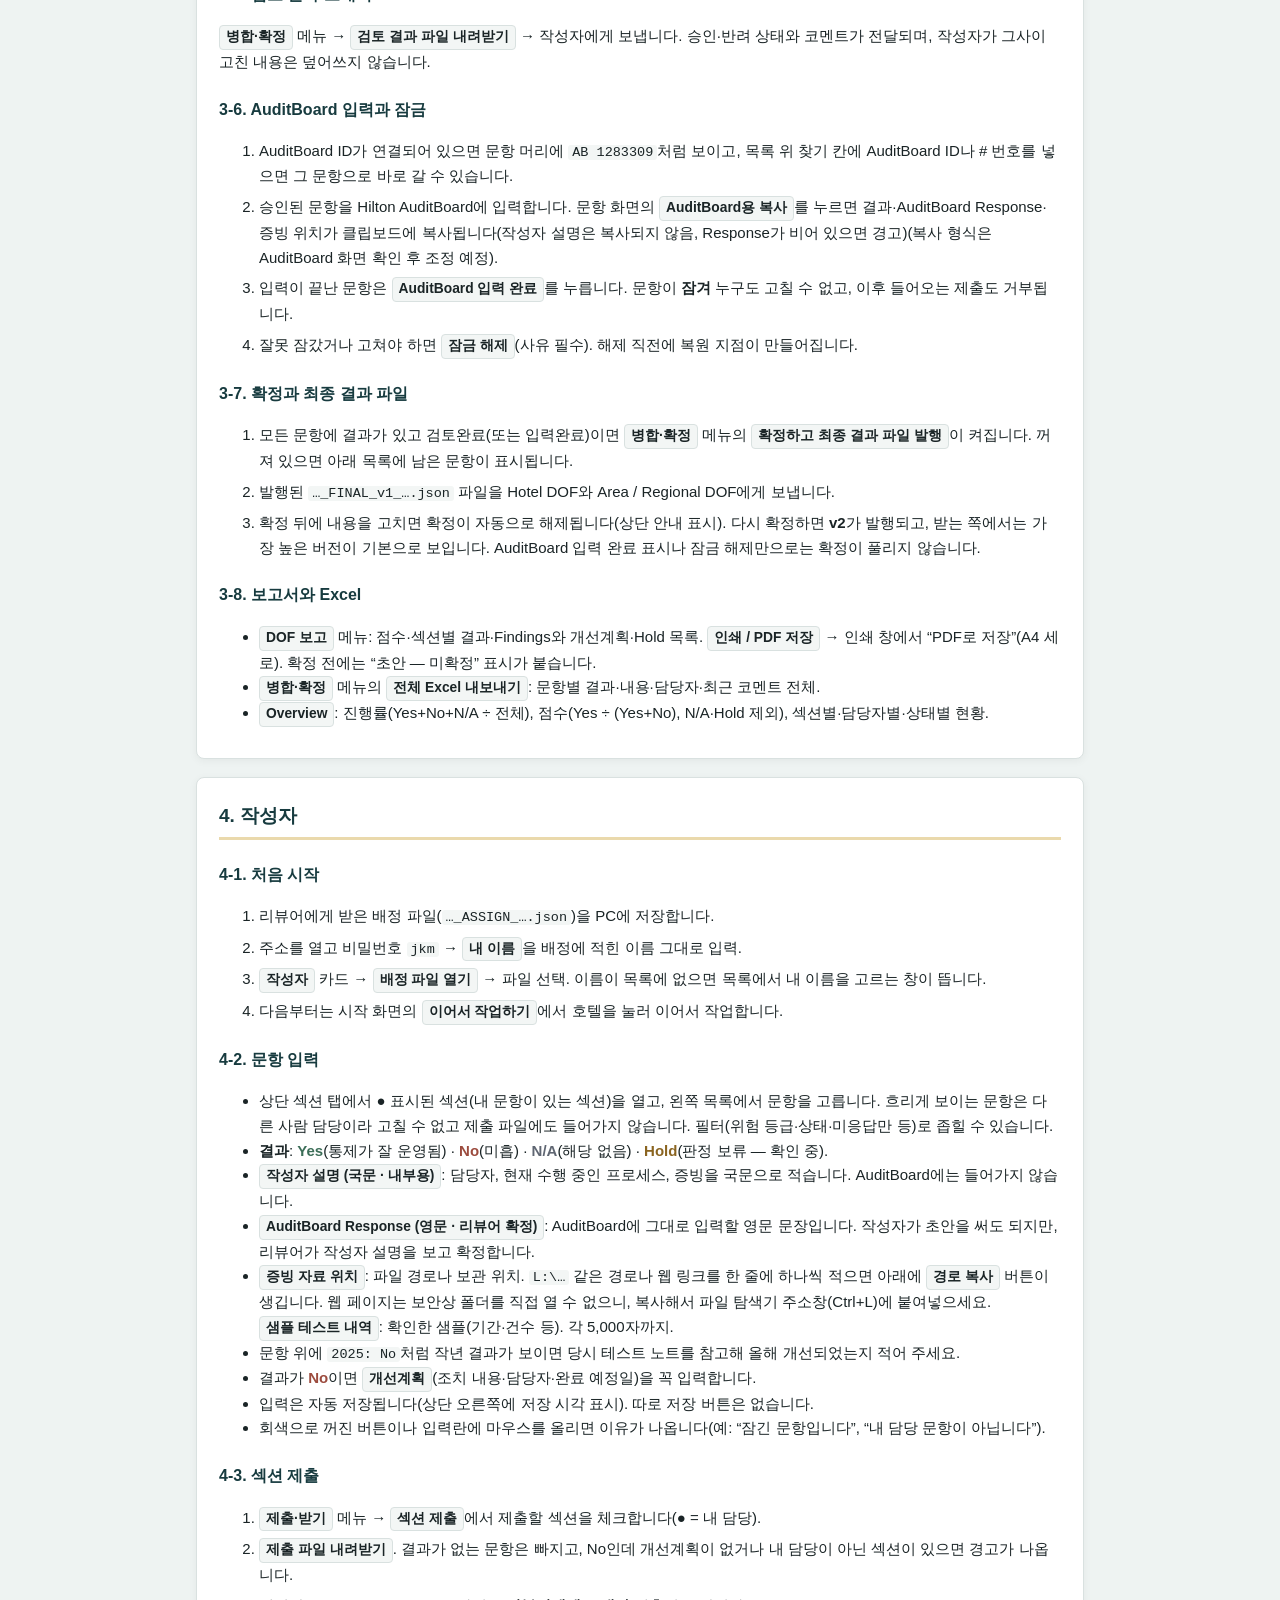
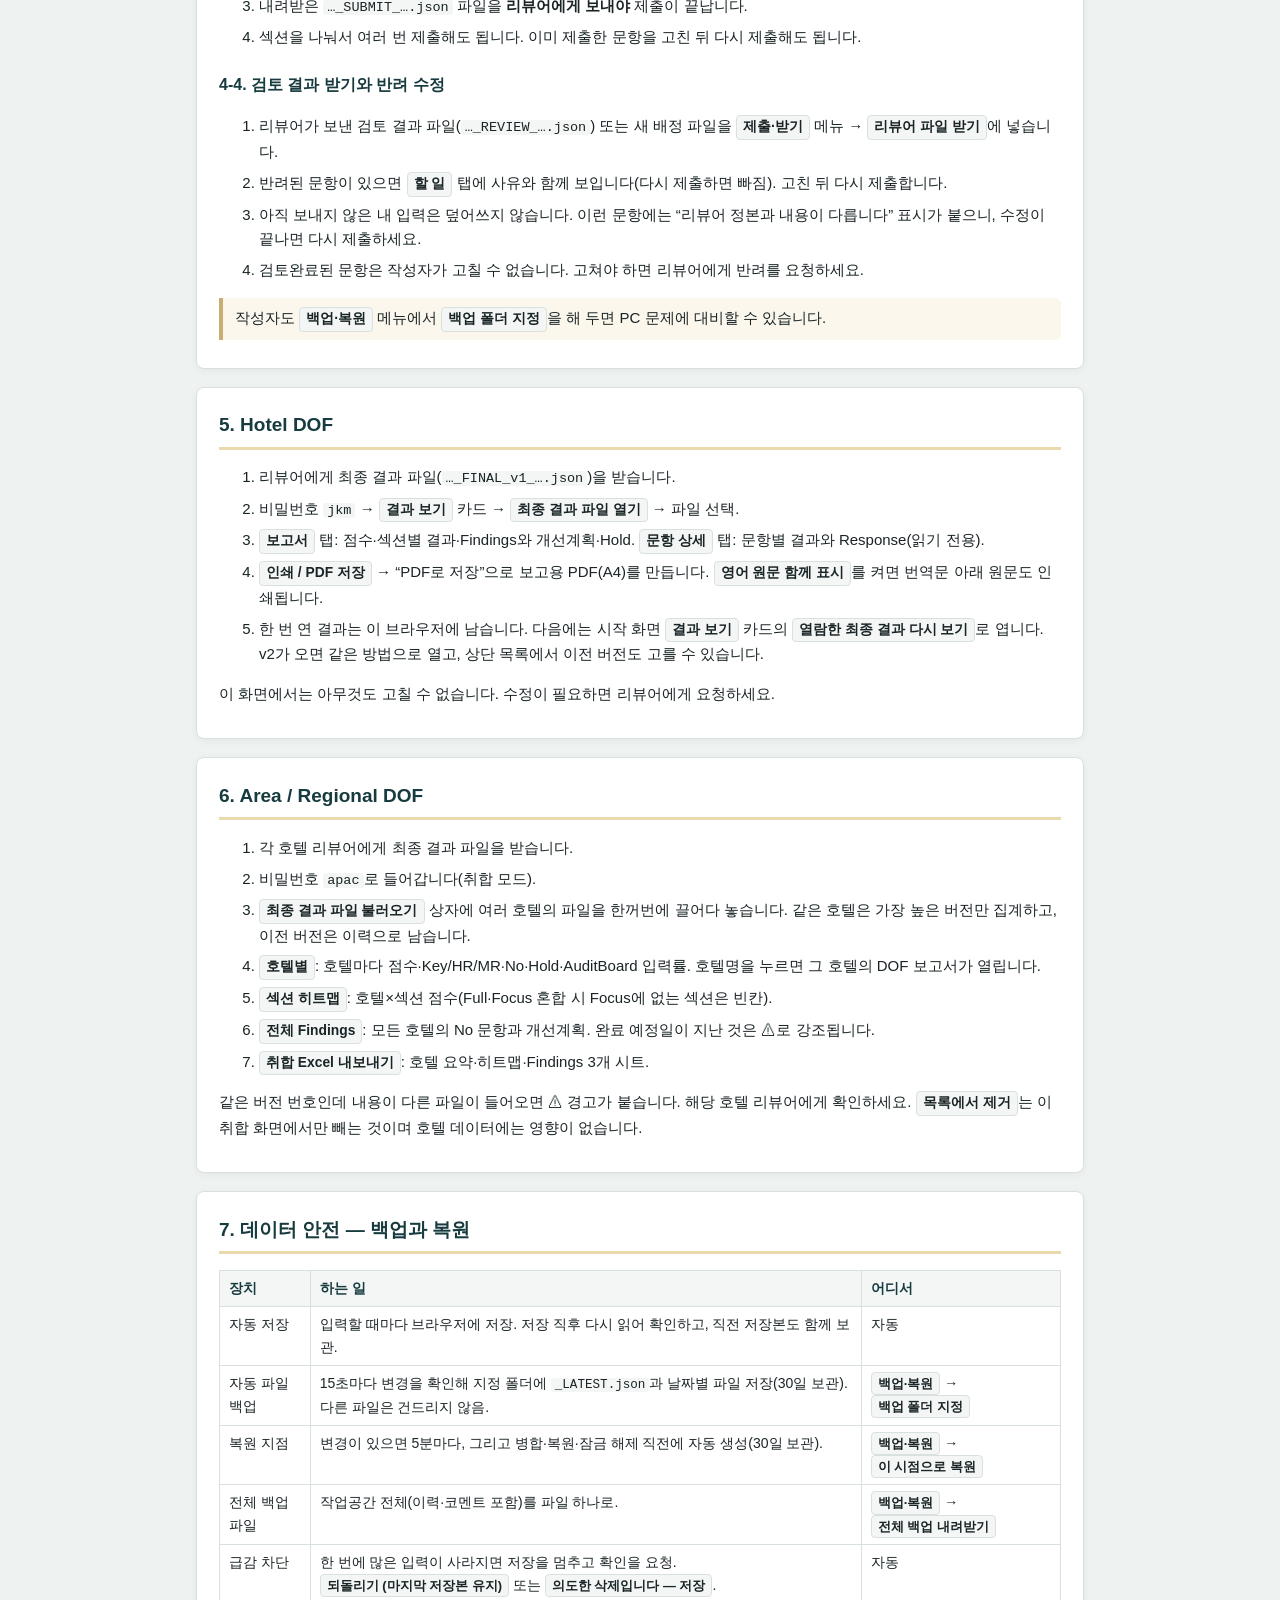
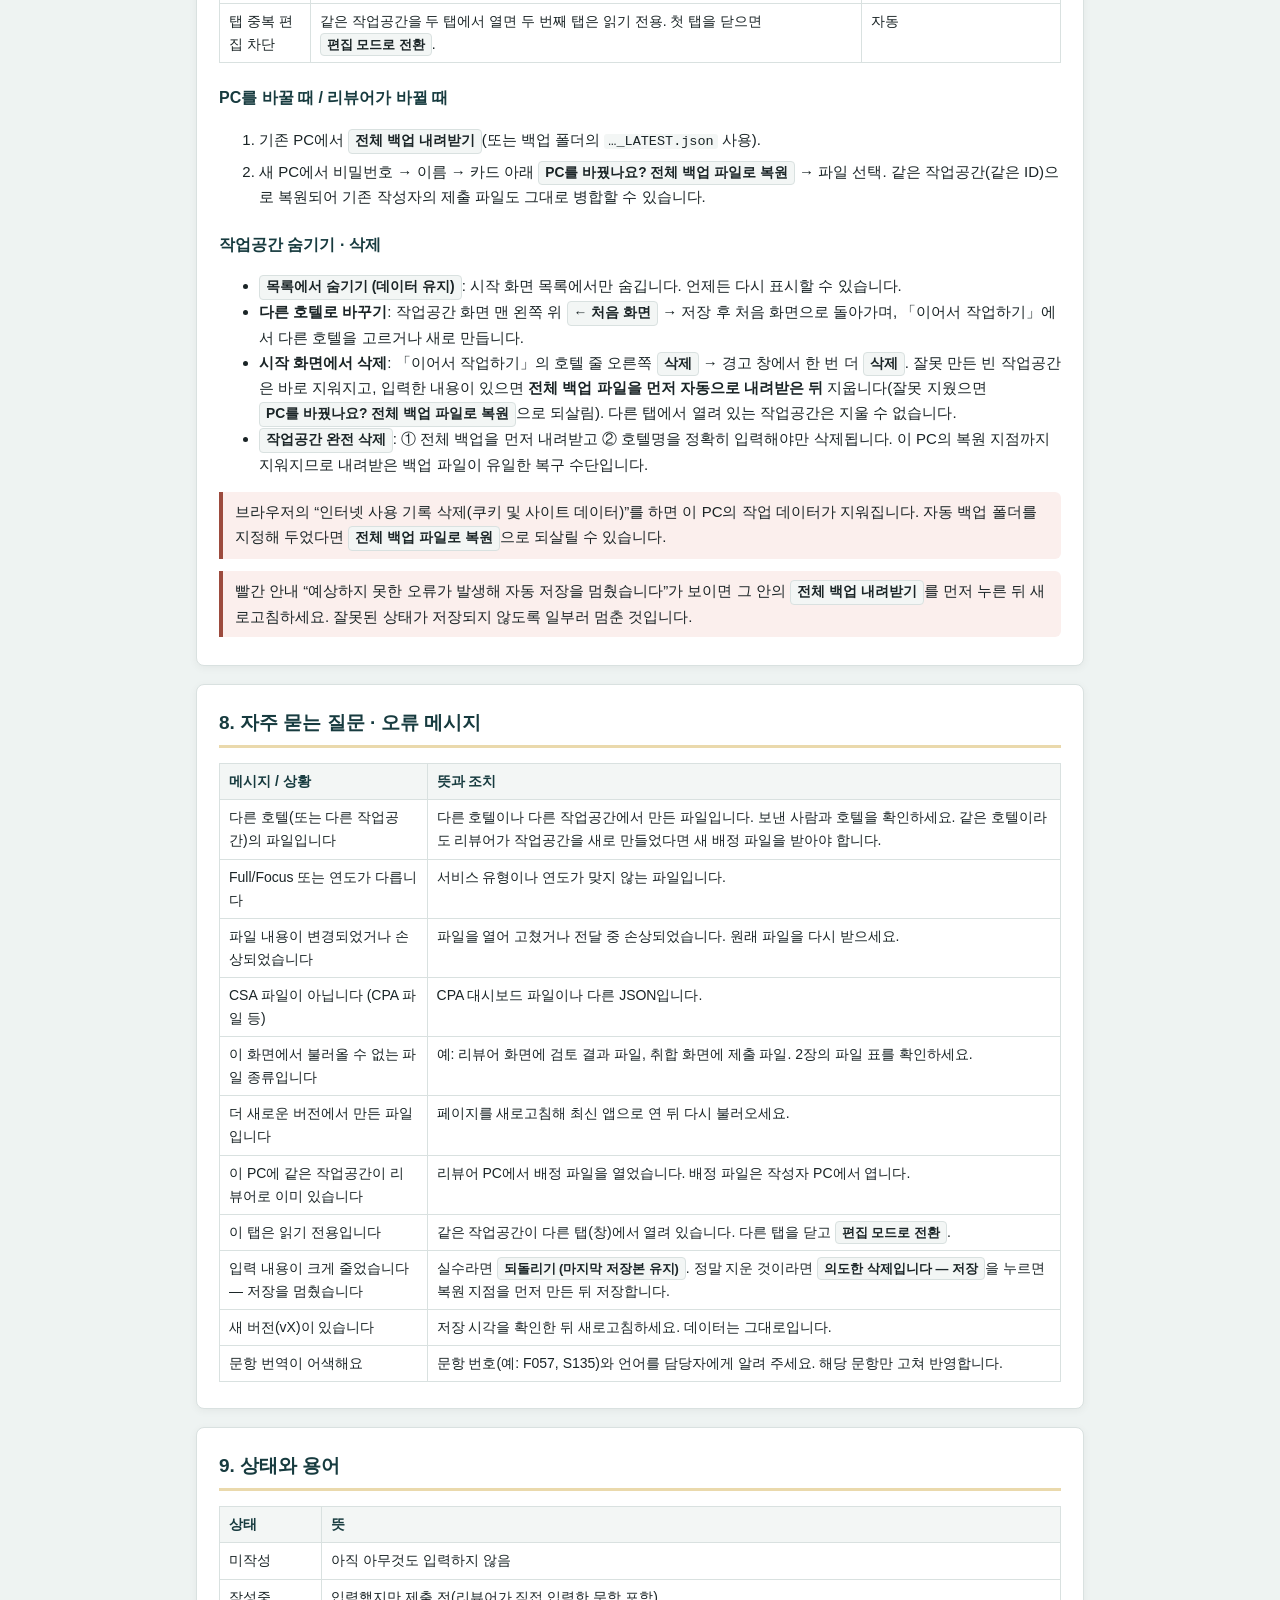
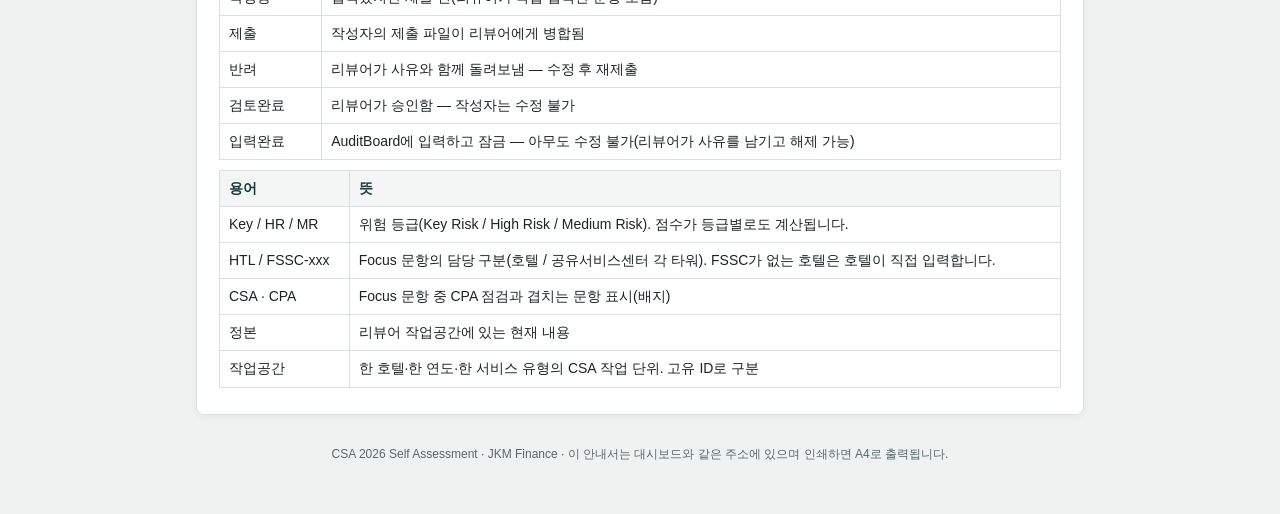
<file: csa/guide/ko.html>
<!doctype html>
<html lang="ko">
<head>
<meta charset="utf-8">
<meta name="viewport" content="width=device-width, initial-scale=1">
<meta http-equiv="Content-Security-Policy" content="default-src 'none'; style-src 'self'; img-src 'self' data:; base-uri 'none'; form-action 'none'">
<meta name="referrer" content="no-referrer">
<title>CSA 2026 사용 안내</title>
<link rel="icon" href="data:image/svg+xml,%3Csvg xmlns='http://www.w3.org/2000/svg' viewBox='0 0 32 32'%3E%3Crect width='32' height='32' rx='6' fill='%23173B3F'/%3E%3Ctext x='16' y='21' font-size='12' font-family='Arial' font-weight='700' text-anchor='middle' fill='%23c9ad72'%3ECSA%3C/text%3E%3C/svg%3E">
<link rel="stylesheet" href="guide.css">
</head>
<body>
<header><div class="in">
  <h1><span class="badge">CSA</span>CSA 2026 자가점검 — 사용 안내</h1>
  <p>JKM 호텔 내부통제 자가점검 대시보드 · 작성자 · 리뷰어(Manager) · Hotel DOF · Area / Regional DOF</p>
  <div class="langs"><a href="ko.html">한국어</a><a href="en.html">English</a><a href="ja.html">日本語</a><a href="../">← 대시보드로</a></div>
</div></header>

<nav class="toc"><strong>목차</strong>
<ol>
  <li><a href="#start">시작하기 전에</a></li>
  <li><a href="#flow">전체 흐름 한눈에 보기</a></li>
  <li><a href="#reviewer">리뷰어(Manager)</a></li>
  <li><a href="#preparer">작성자</a></li>
  <li><a href="#dof">Hotel DOF</a></li>
  <li><a href="#regional">Area / Regional DOF</a></li>
  <li><a href="#safety">데이터 안전 — 백업과 복원</a></li>
  <li><a href="#faq">자주 묻는 질문 · 오류 메시지</a></li>
  <li><a href="#terms">상태와 용어</a></li>
</ol></nav>

<main>

<section id="start">
<h2>1. 시작하기 전에</h2>
<ul>
  <li><strong>주소</strong>: <code>https://jkm-finance.github.io/csa/</code></li>
  <li><strong>브라우저</strong>: 회사 PC의 <strong>Edge</strong>(또는 Chrome) <strong>일반 창</strong>에서 여세요. InPrivate·시크릿 창은 창을 닫으면 데이터가 사라질 수 있어 쓰지 않습니다.</li>
  <li><strong>비밀번호</strong>: 호텔 작업(작성자·리뷰어·Hotel DOF)은 <code>jkm</code>, Area / Regional DOF 취합은 <code>apac</code>. 비밀번호는 탭마다 한 번 입력합니다.</li>
  <li><strong>이름</strong>: 시작 화면의 <span class="ui">내 이름</span>에 본인 이름을 입력합니다. 변경 이력에 이 이름이 남습니다. 작성자는 리뷰어가 배정에 쓴 이름과 <strong>똑같이</strong> 입력하세요(예: <code>Irene Kim</code>).</li>
  <li><strong>언어</strong>: 화면 아래 또는 상단의 <span class="ui">KO</span> <span class="ui">EN</span> <span class="ui">JA</span>로 바꿉니다. 문항은 번역문으로 보이고, <span class="ui">영어 원문 보기</span>를 누르면 원문이 펼쳐집니다. AuditBoard에는 영어 원문 기준으로 입력합니다.</li>
</ul>
<div class="note"><strong>데이터는 어디에 저장되나요?</strong> 입력한 내용은 <strong>내 PC의 브라우저 안</strong>에만 저장되고 인터넷 서버로 보내지 않습니다. 사람 사이의 전달은 모두 <strong>파일</strong>(메일·Teams·OneDrive로 주고받음)로 합니다. 그래서 <a href="#safety">자동 백업 폴더</a>를 꼭 지정해 두세요.</div>
<div class="note"><strong>호텔끼리 섞이지 않나요?</strong> 작업공간마다 고유 ID가 붙습니다. 이름이 같은 호텔이라도 서로 다른 작업공간이며, 다른 호텔·다른 연도·Full/Focus가 다른 파일은 불러올 때 자동으로 거부됩니다.</div>
</section>

<section id="flow">
<h2>2. 전체 흐름 한눈에 보기</h2>
<div class="flow">
  <span>① 리뷰어: 새 CSA 시작</span><i>→</i><span>② 배정 파일 보내기</span><i>→</i><span>③ 작성자: 입력·섹션 제출</span><i>→</i>
  <span>④ 리뷰어: 병합·검토</span><i>→</i><span>⑤ 검토 결과 회신(반려 수정)</span><i>→</i><span>⑥ AuditBoard 입력·잠금</span><i>→</i>
  <span>⑦ 확정·최종 결과 파일</span><i>→</i><span>⑧ Hotel DOF 열람 · Area/Regional 취합</span>
</div>
<table>
  <tr><th>파일</th><th>누가 만들고</th><th>누구에게</th><th>파일 이름 예</th></tr>
  <tr><td>배정 파일</td><td>리뷰어</td><td>작성자</td><td><code>CSA2026_Conrad_Seoul_Full_ASSIGN_v1_….json</code></td></tr>
  <tr><td>제출 파일</td><td>작성자</td><td>리뷰어</td><td><code>…_SUBMIT_AP_Irene_Kim_….json</code></td></tr>
  <tr><td>검토 결과 파일</td><td>리뷰어</td><td>작성자</td><td><code>…_REVIEW_….json</code></td></tr>
  <tr><td>최종 결과 파일</td><td>리뷰어</td><td>Hotel DOF, Area / Regional DOF</td><td><code>…_FINAL_v1_….json</code></td></tr>
  <tr><td>전체 백업 파일</td><td>본인</td><td>본인(PC 교체 시)</td><td><code>…_BACKUP_….json</code>, <code>…_LATEST.json</code></td></tr>
</table>
<p>파일은 열어서 고치지 마세요. 파일마다 검증값이 들어 있어서 내용이 한 글자라도 바뀌면 불러올 때 거부됩니다.</p>
<p>리뷰어 혼자 모든 문항을 입력해도 됩니다. 이때는 ②~⑤를 건너뛰고 리뷰어 화면에서 바로 입력·승인한 뒤 ⑥~⑧로 갑니다.</p>
</section>

<section id="reviewer">
<h2>3. 리뷰어(Manager)</h2>
<div class="note">화면 구성: 섹션 탭 오른쪽 끝에 <span class="ui">할 일</span>(처리할 문항이 있을 때만) · <span class="ui">Findings</span> · <span class="ui">Hold</span>가 다른 색으로 고정되어 있고, <span class="ui">배정</span> · <span class="ui">병합·확정</span> · <span class="ui">DOF 보고</span> · <span class="ui">백업·복원</span>은 화면 맨 위 제목 줄의 메뉴 버튼입니다.</div>
<h3>3-1. 작업공간 만들기</h3>
<ol class="steps">
  <li>비밀번호 <code>jkm</code> → <span class="ui">내 이름</span> 입력(처음 한 번만) → 「어떤 일을 하시나요?」의 <span class="ui">리뷰어</span> 카드 → <span class="ui">새 CSA 만들기</span>. 이미 작업 중인 호텔이 있으면 아래 <span class="ui">＋ 새로 시작하기 · 받은 파일 열기</span>를 눌러야 카드가 보입니다.</li>
  <li>호텔명을 입력하고 서비스 유형 <strong>Full</strong>(240문항) 또는 <strong>Focus</strong>(145문항)를 고른 뒤 <span class="ui">만들기</span>.</li>
  <li><strong>또는</strong> 리뷰어 카드의 <span class="ui">또는 AuditBoard 내보내기 엑셀로 시작</span>: AuditBoard에서 내려받은 감사 엑셀(.xlsx)을 넣으면 Full/Focus와 호텔명이 자동으로 채워지고, 문항마다 AuditBoard ID가 연결됩니다. 만들기 전에 맞춘 문항 수와 맞지 않는 행을 보여 줍니다. 이미 만든 작업공간에는 「배정」 메뉴의 <span class="ui">AuditBoard ID 연결</span>로 ID만 붙일 수 있습니다(입력 내용은 바뀌지 않음).</li>
  <li>상단에 노란 안내가 보이면 <span class="ui">백업 폴더 지정</span>을 눌러 <strong>OneDrive 안의 폴더</strong>(예: <code>OneDrive › Finance › CSA 2026 Backup</code>)를 고릅니다. <a href="#safety">7장</a> 참고.</li>
</ol>
<h3>3-2. 섹션 배정과 배정 파일</h3>
<div class="note"><strong>일정</strong>: 「배정」 메뉴 <span class="ui">일정</span>에 단계별 마감일(CSA 배부 → 항목 작성 → 증빙 자료 제출 → 1차 검토 → Manager 인터뷰 → DOF·ADOF 검토 → AuditBoard 최종 제출)을 넣으면, 마감 7일 전부터 모든 사람 화면 위에 <code>다음 일정 (D-3)</code>처럼 안내가 뜨고 지나면 경고로 바뀝니다. 끝난 단계는 완료일을 넣으세요. 개요에는 일정 표와 <span class="ui">날짜별 진행</span>(하루 한 줄 자동 집계)이 보입니다.</div>
<div class="note"><strong>전년도 결과</strong>: 「배정」 메뉴 <span class="ui">전년도 결과 불러오기</span>에 작년 결과 엑셀(Work Step·Response·Testing Notes 열, 또는 "2025 CSA | 2026 CSA" 비교 시트)을 넣으면 문항마다 <code>2025: No</code> 배지와 당시 테스트 노트가 보이고, <span class="ui">2025년 No</span> 필터로 작년 지적 문항만 모아 볼 수 있습니다. 연도 표시가 없는 시트는 올해 결과일 수 있어 처음엔 선택되지 않으니, 시트 목록을 확인하고 적용하세요. 배정 파일에 함께 들어가 작성자도 봅니다.</div>
<ol class="steps">
  <li><span class="ui">배정</span> 메뉴에서 섹션마다 담당자 이름을 입력합니다. 여러 명은 쉼표로 구분합니다(예: <code>Irene Kim, Brad Jeong</code>). FSSC가 없는 호텔은 FSSC 표시 문항도 호텔 직원에게 배정하면 됩니다.</li>
  <li><span class="ui">배정 저장</span>.</li>
  <li>섹션 안에서 일부 문항만 다른 사람이 맡으면 <strong>문항별 담당자</strong>를 씁니다. 문항 화면 위쪽의 <span class="ui">담당자</span> 칸을 눌러 이름을 넣거나, 「배정」 메뉴 <span class="ui">문항별 담당자</span>에 엑셀의 <code>#</code> 열과 담당자(PIC) 열을 함께 복사해 붙여넣고 <span class="ui">미리 보기</span> → <span class="ui">적용</span>을 누릅니다. <code>AR_HaEun</code>은 <code>HaEun</code>으로 바뀌고, 담당자가 없던 섹션은 가장 많이 나온 사람이 섹션 담당자가 됩니다. 작성자는 자기 문항만 고치고 제출할 수 있습니다.</li>
  <li><span class="ui">배정 파일 보내기</span>에서 <span class="ui">공통 배정 파일 내려받기</span>(모두에게 같은 파일) 또는 <span class="ui">{이름}용</span>을 눌러 파일을 받은 뒤, 메일·Teams·OneDrive로 작성자에게 보냅니다.</li>
  <li>배정을 바꾸면 버전이 올라갑니다. 새 배정 파일을 다시 보내면 작성자가 입력한 내용은 그대로 두고 배정만 바뀝니다.</li>
</ol>
<h3>3-3. 제출 파일 병합</h3>
<ol class="steps">
  <li><span class="ui">병합·확정</span> 메뉴 → <span class="ui">제출 파일 병합</span> 상자에 받은 제출 파일을 한꺼번에 끌어다 놓습니다.</li>
  <li><span class="ui">병합 미리보기</span>에서 파일별로 신규·변경·동일·충돌·거부(잠금)·배정 외 건수를 확인합니다. 다른 호텔의 파일이나 손상된 파일은 그 파일만 거부되고 나머지는 처리됩니다.</li>
  <li><strong>충돌</strong>(두 사람이 같은 문항을 다르게 썼거나, 내가 고친 뒤에 들어온 제출)이 있으면 <span class="ui">충돌 해결로</span> → 문항마다 쓸 내용을 고릅니다. 모두 지금 내용을 유지하려면 <span class="ui">모두 정본 유지</span>. 채택하지 않은 내용도 이력에 남습니다.</li>
  <li><strong>배정 외</strong> 문항은 체크한 것만 반영됩니다.</li>
  <li><span class="ui">적용</span>. 적용 직전에 복원 지점이 자동으로 만들어집니다.</li>
</ol>
<h3>3-4. 검토 — 승인과 반려</h3>
<ul>
  <li>작성자는 <span class="ui">작성자 설명 (국문 · 내부용)</span>을 쓰고, 리뷰어는 이를 바탕으로 <span class="ui">AuditBoard Response (영문 · 리뷰어 확정)</span>을 작성·확정합니다. 왼쪽 필터의 <span class="ui">AuditBoard Response 없음</span>으로 아직 영문 Response가 없는 문항만 모아 볼 수 있습니다.</li>
  <li>제출된 문항이 있으면 <span class="ui">할 일</span> 탭이 나타나 그곳에 모입니다(없으면 숨겨짐). 문항을 열어 내용을 보고 <span class="ui">승인</span> 또는 <span class="ui">반려</span>를 누릅니다. 반려는 사유를 꼭 입력해야 합니다.</li>
  <li>여러 건은 <span class="ui">결과가 있는 n건 일괄 승인</span>으로 한 번에 승인할 수 있습니다.</li>
  <li>문항 아래 <span class="ui">리뷰 코멘트</span>에 의견을 남길 수 있습니다(추가만 가능, 지울 수 없음).</li>
  <li>검토완료 문항의 <strong>결과</strong>를 바꾸면 사유를 꼭 입력해야 합니다. 사유는 코멘트(작성자에게도 보임)와 변경 이력에 남고, 개요의 <span class="ui">검토완료 후 결과 변경</span> 표에 모입니다.</li>
  <li>리뷰어는 검토완료 문항도 직접 고칠 수 있습니다. 상태는 검토완료 그대로이며, 이미 확정한 뒤라면 확정이 해제됩니다. 입력완료(잠김) 문항은 먼저 잠금을 해제해야 합니다.</li>
</ul>
<h3>3-5. 검토 결과 보내기</h3>
<p><span class="ui">병합·확정</span> 메뉴 → <span class="ui">검토 결과 파일 내려받기</span> → 작성자에게 보냅니다. 승인·반려 상태와 코멘트가 전달되며, 작성자가 그사이 고친 내용은 덮어쓰지 않습니다.</p>
<h3>3-6. AuditBoard 입력과 잠금</h3>
<ol class="steps">
  <li>AuditBoard ID가 연결되어 있으면 문항 머리에 <code>AB 1283309</code>처럼 보이고, 목록 위 찾기 칸에 AuditBoard ID나 # 번호를 넣으면 그 문항으로 바로 갈 수 있습니다.</li>
  <li>승인된 문항을 Hilton AuditBoard에 입력합니다. 문항 화면의 <span class="ui">AuditBoard용 복사</span>를 누르면 결과·AuditBoard Response·증빙 위치가 클립보드에 복사됩니다(작성자 설명은 복사되지 않음, Response가 비어 있으면 경고)(복사 형식은 AuditBoard 화면 확인 후 조정 예정).</li>
  <li>입력이 끝난 문항은 <span class="ui">AuditBoard 입력 완료</span>를 누릅니다. 문항이 <strong>잠겨</strong> 누구도 고칠 수 없고, 이후 들어오는 제출도 거부됩니다.</li>
  <li>잘못 잠갔거나 고쳐야 하면 <span class="ui">잠금 해제</span>(사유 필수). 해제 직전에 복원 지점이 만들어집니다.</li>
</ol>
<h3>3-7. 확정과 최종 결과 파일</h3>
<ol class="steps">
  <li>모든 문항에 결과가 있고 검토완료(또는 입력완료)이면 <span class="ui">병합·확정</span> 메뉴의 <span class="ui">확정하고 최종 결과 파일 발행</span>이 켜집니다. 꺼져 있으면 아래 목록에 남은 문항이 표시됩니다.</li>
  <li>발행된 <code>…_FINAL_v1_….json</code> 파일을 Hotel DOF와 Area / Regional DOF에게 보냅니다.</li>
  <li>확정 뒤에 내용을 고치면 확정이 자동으로 해제됩니다(상단 안내 표시). 다시 확정하면 <strong>v2</strong>가 발행되고, 받는 쪽에서는 가장 높은 버전이 기본으로 보입니다. AuditBoard 입력 완료 표시나 잠금 해제만으로는 확정이 풀리지 않습니다.</li>
</ol>
<h3>3-8. 보고서와 Excel</h3>
<ul>
  <li><span class="ui">DOF 보고</span> 메뉴: 점수·섹션별 결과·Findings와 개선계획·Hold 목록. <span class="ui">인쇄 / PDF 저장</span> → 인쇄 창에서 “PDF로 저장”(A4 세로). 확정 전에는 “초안 — 미확정” 표시가 붙습니다.</li>
  <li><span class="ui">병합·확정</span> 메뉴의 <span class="ui">전체 Excel 내보내기</span>: 문항별 결과·내용·담당자·최근 코멘트 전체.</li>
  <li><span class="ui">Overview</span>: 진행률(Yes+No+N/A ÷ 전체), 점수(Yes ÷ (Yes+No), N/A·Hold 제외), 섹션별·담당자별·상태별 현황.</li>
</ul>
</section>

<section id="preparer">
<h2>4. 작성자</h2>
<h3>4-1. 처음 시작</h3>
<ol class="steps">
  <li>리뷰어에게 받은 배정 파일(<code>…_ASSIGN_….json</code>)을 PC에 저장합니다.</li>
  <li>주소를 열고 비밀번호 <code>jkm</code> → <span class="ui">내 이름</span>을 배정에 적힌 이름 그대로 입력.</li>
  <li><span class="ui">작성자</span> 카드 → <span class="ui">배정 파일 열기</span> → 파일 선택. 이름이 목록에 없으면 목록에서 내 이름을 고르는 창이 뜹니다.</li>
  <li>다음부터는 시작 화면의 <span class="ui">이어서 작업하기</span>에서 호텔을 눌러 이어서 작업합니다.</li>
</ol>
<h3>4-2. 문항 입력</h3>
<ul>
  <li>상단 섹션 탭에서 <strong>●</strong> 표시된 섹션(내 문항이 있는 섹션)을 열고, 왼쪽 목록에서 문항을 고릅니다. 흐리게 보이는 문항은 다른 사람 담당이라 고칠 수 없고 제출 파일에도 들어가지 않습니다. 필터(위험 등급·상태·미응답만 등)로 좁힐 수 있습니다.</li>
  <li><strong>결과</strong>: <span class="r-y">Yes</span>(통제가 잘 운영됨) · <span class="r-n">No</span>(미흡) · <span class="r-a">N/A</span>(해당 없음) · <span class="r-h">Hold</span>(판정 보류 — 확인 중).</li>
  <li><span class="ui">작성자 설명 (국문 · 내부용)</span>: 담당자, 현재 수행 중인 프로세스, 증빙을 국문으로 적습니다. AuditBoard에는 들어가지 않습니다.</li>
  <li><span class="ui">AuditBoard Response (영문 · 리뷰어 확정)</span>: AuditBoard에 그대로 입력할 영문 문장입니다. 작성자가 초안을 써도 되지만, 리뷰어가 작성자 설명을 보고 확정합니다.</li>
  <li><span class="ui">증빙 자료 위치</span>: 파일 경로나 보관 위치. <code>L:\…</code> 같은 경로나 웹 링크를 한 줄에 하나씩 적으면 아래에 <span class="ui">경로 복사</span> 버튼이 생깁니다. 웹 페이지는 보안상 폴더를 직접 열 수 없으니, 복사해서 파일 탐색기 주소창(Ctrl+L)에 붙여넣으세요. <span class="ui">샘플 테스트 내역</span>: 확인한 샘플(기간·건수 등). 각 5,000자까지.</li>
  <li>문항 위에 <code>2025: No</code>처럼 작년 결과가 보이면 당시 테스트 노트를 참고해 올해 개선되었는지 적어 주세요.</li>
  <li>결과가 <span class="r-n">No</span>이면 <span class="ui">개선계획</span>(조치 내용·담당자·완료 예정일)을 꼭 입력합니다.</li>
  <li>입력은 자동 저장됩니다(상단 오른쪽에 저장 시각 표시). 따로 저장 버튼은 없습니다.</li>
  <li>회색으로 꺼진 버튼이나 입력란에 마우스를 올리면 이유가 나옵니다(예: “잠긴 문항입니다”, “내 담당 문항이 아닙니다”).</li>
</ul>
<h3>4-3. 섹션 제출</h3>
<ol class="steps">
  <li><span class="ui">제출·받기</span> 메뉴 → <span class="ui">섹션 제출</span>에서 제출할 섹션을 체크합니다(● = 내 담당).</li>
  <li><span class="ui">제출 파일 내려받기</span>. 결과가 없는 문항은 빠지고, No인데 개선계획이 없거나 내 담당이 아닌 섹션이 있으면 경고가 나옵니다.</li>
  <li>내려받은 <code>…_SUBMIT_….json</code> 파일을 <strong>리뷰어에게 보내야</strong> 제출이 끝납니다.</li>
  <li>섹션을 나눠서 여러 번 제출해도 됩니다. 이미 제출한 문항을 고친 뒤 다시 제출해도 됩니다.</li>
</ol>
<h3>4-4. 검토 결과 받기와 반려 수정</h3>
<ol class="steps">
  <li>리뷰어가 보낸 검토 결과 파일(<code>…_REVIEW_….json</code>) 또는 새 배정 파일을 <span class="ui">제출·받기</span> 메뉴 → <span class="ui">리뷰어 파일 받기</span>에 넣습니다.</li>
  <li>반려된 문항이 있으면 <span class="ui">할 일</span> 탭에 사유와 함께 보입니다(다시 제출하면 빠짐). 고친 뒤 다시 제출합니다.</li>
  <li>아직 보내지 않은 내 입력은 덮어쓰지 않습니다. 이런 문항에는 “리뷰어 정본과 내용이 다릅니다” 표시가 붙으니, 수정이 끝나면 다시 제출하세요.</li>
  <li>검토완료된 문항은 작성자가 고칠 수 없습니다. 고쳐야 하면 리뷰어에게 반려를 요청하세요.</li>
</ol>
<div class="note">작성자도 <span class="ui">백업·복원</span> 메뉴에서 <span class="ui">백업 폴더 지정</span>을 해 두면 PC 문제에 대비할 수 있습니다.</div>
</section>

<section id="dof">
<h2>5. Hotel DOF</h2>
<ol class="steps">
  <li>리뷰어에게 최종 결과 파일(<code>…_FINAL_v1_….json</code>)을 받습니다.</li>
  <li>비밀번호 <code>jkm</code> → <span class="ui">결과 보기</span> 카드 → <span class="ui">최종 결과 파일 열기</span> → 파일 선택.</li>
  <li><span class="ui">보고서</span> 탭: 점수·섹션별 결과·Findings와 개선계획·Hold. <span class="ui">문항 상세</span> 탭: 문항별 결과와 Response(읽기 전용).</li>
  <li><span class="ui">인쇄 / PDF 저장</span> → “PDF로 저장”으로 보고용 PDF(A4)를 만듭니다. <span class="ui">영어 원문 함께 표시</span>를 켜면 번역문 아래 원문도 인쇄됩니다.</li>
  <li>한 번 연 결과는 이 브라우저에 남습니다. 다음에는 시작 화면 <span class="ui">결과 보기</span> 카드의 <span class="ui">열람한 최종 결과 다시 보기</span>로 엽니다. v2가 오면 같은 방법으로 열고, 상단 목록에서 이전 버전도 고를 수 있습니다.</li>
</ol>
<p>이 화면에서는 아무것도 고칠 수 없습니다. 수정이 필요하면 리뷰어에게 요청하세요.</p>
</section>

<section id="regional">
<h2>6. Area / Regional DOF</h2>
<ol class="steps">
  <li>각 호텔 리뷰어에게 최종 결과 파일을 받습니다.</li>
  <li>비밀번호 <code>apac</code>로 들어갑니다(취합 모드).</li>
  <li><span class="ui">최종 결과 파일 불러오기</span> 상자에 여러 호텔의 파일을 한꺼번에 끌어다 놓습니다. 같은 호텔은 가장 높은 버전만 집계하고, 이전 버전은 이력으로 남습니다.</li>
  <li><span class="ui">호텔별</span>: 호텔마다 점수·Key/HR/MR·No·Hold·AuditBoard 입력률. 호텔명을 누르면 그 호텔의 DOF 보고서가 열립니다.</li>
  <li><span class="ui">섹션 히트맵</span>: 호텔×섹션 점수(Full·Focus 혼합 시 Focus에 없는 섹션은 빈칸).</li>
  <li><span class="ui">전체 Findings</span>: 모든 호텔의 No 문항과 개선계획. 완료 예정일이 지난 것은 ⚠로 강조됩니다.</li>
  <li><span class="ui">취합 Excel 내보내기</span>: 호텔 요약·히트맵·Findings 3개 시트.</li>
</ol>
<p>같은 버전 번호인데 내용이 다른 파일이 들어오면 ⚠ 경고가 붙습니다. 해당 호텔 리뷰어에게 확인하세요. <span class="ui">목록에서 제거</span>는 이 취합 화면에서만 빼는 것이며 호텔 데이터에는 영향이 없습니다.</p>
</section>

<section id="safety">
<h2>7. 데이터 안전 — 백업과 복원</h2>
<table>
  <tr><th>장치</th><th>하는 일</th><th>어디서</th></tr>
  <tr><td>자동 저장</td><td>입력할 때마다 브라우저에 저장. 저장 직후 다시 읽어 확인하고, 직전 저장본도 함께 보관.</td><td>자동</td></tr>
  <tr><td>자동 파일 백업</td><td>15초마다 변경을 확인해 지정 폴더에 <code>_LATEST.json</code>과 날짜별 파일 저장(30일 보관). 다른 파일은 건드리지 않음.</td><td><span class="ui">백업·복원</span> → <span class="ui">백업 폴더 지정</span></td></tr>
  <tr><td>복원 지점</td><td>변경이 있으면 5분마다, 그리고 병합·복원·잠금 해제 직전에 자동 생성(30일 보관).</td><td><span class="ui">백업·복원</span> → <span class="ui">이 시점으로 복원</span></td></tr>
  <tr><td>전체 백업 파일</td><td>작업공간 전체(이력·코멘트 포함)를 파일 하나로.</td><td><span class="ui">백업·복원</span> → <span class="ui">전체 백업 내려받기</span></td></tr>
  <tr><td>급감 차단</td><td>한 번에 많은 입력이 사라지면 저장을 멈추고 확인을 요청. <span class="ui">되돌리기 (마지막 저장본 유지)</span> 또는 <span class="ui">의도한 삭제입니다 — 저장</span>.</td><td>자동</td></tr>
  <tr><td>탭 중복 편집 차단</td><td>같은 작업공간을 두 탭에서 열면 두 번째 탭은 읽기 전용. 첫 탭을 닫으면 <span class="ui">편집 모드로 전환</span>.</td><td>자동</td></tr>
</table>
<h3>PC를 바꿀 때 / 리뷰어가 바뀔 때</h3>
<ol class="steps">
  <li>기존 PC에서 <span class="ui">전체 백업 내려받기</span>(또는 백업 폴더의 <code>…_LATEST.json</code> 사용).</li>
  <li>새 PC에서 비밀번호 → 이름 → 카드 아래 <span class="ui">PC를 바꿨나요? 전체 백업 파일로 복원</span> → 파일 선택. 같은 작업공간(같은 ID)으로 복원되어 기존 작성자의 제출 파일도 그대로 병합할 수 있습니다.</li>
</ol>
<h3>작업공간 숨기기 · 삭제</h3>
<ul>
  <li><span class="ui">목록에서 숨기기 (데이터 유지)</span>: 시작 화면 목록에서만 숨깁니다. 언제든 다시 표시할 수 있습니다.</li>
  <li><strong>다른 호텔로 바꾸기</strong>: 작업공간 화면 맨 왼쪽 위 <span class="ui">← 처음 화면</span> → 저장 후 처음 화면으로 돌아가며, 「이어서 작업하기」에서 다른 호텔을 고르거나 새로 만듭니다.</li>
  <li><strong>시작 화면에서 삭제</strong>: 「이어서 작업하기」의 호텔 줄 오른쪽 <span class="ui">삭제</span> → 경고 창에서 한 번 더 <span class="ui">삭제</span>. 잘못 만든 빈 작업공간은 바로 지워지고, 입력한 내용이 있으면 <strong>전체 백업 파일을 먼저 자동으로 내려받은 뒤</strong> 지웁니다(잘못 지웠으면 <span class="ui">PC를 바꿨나요? 전체 백업 파일로 복원</span>으로 되살림). 다른 탭에서 열려 있는 작업공간은 지울 수 없습니다.</li>
  <li><span class="ui">작업공간 완전 삭제</span>: ① 전체 백업을 먼저 내려받고 ② 호텔명을 정확히 입력해야만 삭제됩니다. 이 PC의 복원 지점까지 지워지므로 내려받은 백업 파일이 유일한 복구 수단입니다.</li>
</ul>
<div class="warn">브라우저의 “인터넷 사용 기록 삭제(쿠키 및 사이트 데이터)”를 하면 이 PC의 작업 데이터가 지워집니다. 자동 백업 폴더를 지정해 두었다면 <span class="ui">전체 백업 파일로 복원</span>으로 되살릴 수 있습니다.</div>
<div class="warn">빨간 안내 “예상하지 못한 오류가 발생해 자동 저장을 멈췄습니다”가 보이면 그 안의 <span class="ui">전체 백업 내려받기</span>를 먼저 누른 뒤 새로고침하세요. 잘못된 상태가 저장되지 않도록 일부러 멈춘 것입니다.</div>
</section>

<section id="faq">
<h2>8. 자주 묻는 질문 · 오류 메시지</h2>
<table>
  <tr><th>메시지 / 상황</th><th>뜻과 조치</th></tr>
  <tr><td>다른 호텔(또는 다른 작업공간)의 파일입니다</td><td>다른 호텔이나 다른 작업공간에서 만든 파일입니다. 보낸 사람과 호텔을 확인하세요. 같은 호텔이라도 리뷰어가 작업공간을 새로 만들었다면 새 배정 파일을 받아야 합니다.</td></tr>
  <tr><td>Full/Focus 또는 연도가 다릅니다</td><td>서비스 유형이나 연도가 맞지 않는 파일입니다.</td></tr>
  <tr><td>파일 내용이 변경되었거나 손상되었습니다</td><td>파일을 열어 고쳤거나 전달 중 손상되었습니다. 원래 파일을 다시 받으세요.</td></tr>
  <tr><td>CSA 파일이 아닙니다 (CPA 파일 등)</td><td>CPA 대시보드 파일이나 다른 JSON입니다.</td></tr>
  <tr><td>이 화면에서 불러올 수 없는 파일 종류입니다</td><td>예: 리뷰어 화면에 검토 결과 파일, 취합 화면에 제출 파일. 2장의 파일 표를 확인하세요.</td></tr>
  <tr><td>더 새로운 버전에서 만든 파일입니다</td><td>페이지를 새로고침해 최신 앱으로 연 뒤 다시 불러오세요.</td></tr>
  <tr><td>이 PC에 같은 작업공간이 리뷰어로 이미 있습니다</td><td>리뷰어 PC에서 배정 파일을 열었습니다. 배정 파일은 작성자 PC에서 엽니다.</td></tr>
  <tr><td>이 탭은 읽기 전용입니다</td><td>같은 작업공간이 다른 탭(창)에서 열려 있습니다. 다른 탭을 닫고 <span class="ui">편집 모드로 전환</span>.</td></tr>
  <tr><td>입력 내용이 크게 줄었습니다 — 저장을 멈췄습니다</td><td>실수라면 <span class="ui">되돌리기 (마지막 저장본 유지)</span>. 정말 지운 것이라면 <span class="ui">의도한 삭제입니다 — 저장</span>을 누르면 복원 지점을 먼저 만든 뒤 저장합니다.</td></tr>
  <tr><td>새 버전(vX)이 있습니다</td><td>저장 시각을 확인한 뒤 새로고침하세요. 데이터는 그대로입니다.</td></tr>
  <tr><td>문항 번역이 어색해요</td><td>문항 번호(예: F057, S135)와 언어를 담당자에게 알려 주세요. 해당 문항만 고쳐 반영합니다.</td></tr>
</table>
</section>

<section id="terms">
<h2>9. 상태와 용어</h2>
<table>
  <tr><th>상태</th><th>뜻</th></tr>
  <tr><td>미작성</td><td>아직 아무것도 입력하지 않음</td></tr>
  <tr><td>작성중</td><td>입력했지만 제출 전(리뷰어가 직접 입력한 문항 포함)</td></tr>
  <tr><td>제출</td><td>작성자의 제출 파일이 리뷰어에게 병합됨</td></tr>
  <tr><td>반려</td><td>리뷰어가 사유와 함께 돌려보냄 — 수정 후 재제출</td></tr>
  <tr><td>검토완료</td><td>리뷰어가 승인함 — 작성자는 수정 불가</td></tr>
  <tr><td>입력완료</td><td>AuditBoard에 입력하고 잠금 — 아무도 수정 불가(리뷰어가 사유를 남기고 해제 가능)</td></tr>
</table>
<table>
  <tr><th>용어</th><th>뜻</th></tr>
  <tr><td>Key / HR / MR</td><td>위험 등급(Key Risk / High Risk / Medium Risk). 점수가 등급별로도 계산됩니다.</td></tr>
  <tr><td>HTL / FSSC-xxx</td><td>Focus 문항의 담당 구분(호텔 / 공유서비스센터 각 타워). FSSC가 없는 호텔은 호텔이 직접 입력합니다.</td></tr>
  <tr><td>CSA · CPA</td><td>Focus 문항 중 CPA 점검과 겹치는 문항 표시(배지)</td></tr>
  <tr><td>정본</td><td>리뷰어 작업공간에 있는 현재 내용</td></tr>
  <tr><td>작업공간</td><td>한 호텔·한 연도·한 서비스 유형의 CSA 작업 단위. 고유 ID로 구분</td></tr>
</table>
</section>

<footer>CSA 2026 Self Assessment · JKM Finance · 이 안내서는 대시보드와 같은 주소에 있으며 인쇄하면 A4로 출력됩니다.</footer>
</main>
</body>
</html>
</file>
<file: csa/css/app.css>
/* CSA 2026 — layout and components follow the CPA 2026 dashboard; primary colour is deep teal (SPEC §16). */
:root{
  --p:#173B3F;          /* primary: deep teal (CPA uses navy #1B2A41) */
  --p2:#21555a;
  --g:#c9ad72;          /* accent: brass, tuned for teal */
  --gl:#ead9ac;
  --bg:#eef3f2;
  --tx:#1a2426;
  --mu:#5a6769;          /* muted text, darkened for WCAG AA (UI-14) */
  --bd:#d9e1e0;
  --yc:#3C6E58; --nc:#9C4B3E; --hc:#B8862E; --ac:#8B93A0;   /* result colours: identical to CPA */
  --kc:#9C4B3E; --hrc:#a65516; --mrc:#4a6676;              /* risk */
  --sh:0 2px 8px rgba(0,0,0,.08);
  --st-empty:#c9d1d0; --st-draft:#8a9a9c; --st-submitted:#3f6fa0; --st-returned:#b5532f; --st-approved:#3C6E58; --st-entered:#173B3F;
}
*{box-sizing:border-box;margin:0;padding:0}
body{font-family:-apple-system,BlinkMacSystemFont,'Segoe UI','Malgun Gothic','Yu Gothic UI','Meiryo','Hiragino Kaku Gothic ProN','Apple SD Gothic Neo',sans-serif;background:var(--bg);color:var(--tx);font-size:14px;height:100vh;overflow:hidden}
button,input,textarea,select{font-family:inherit}
.hidden{display:none!important}
.pre{white-space:pre-wrap;word-break:break-word}

/* gates (password, start) */
.gate{position:fixed;inset:0;background:var(--p);display:flex;align-items:center;justify-content:center;z-index:50;padding:20px;overflow:auto}
.gbox{background:#fff;border-radius:14px;padding:32px;width:420px;max-width:100%}
.gbox.wide{width:760px}
.glogo{font-size:18px;font-weight:800;color:var(--p);display:flex;align-items:center;gap:8px;justify-content:center}
.gsub{font-size:11px;color:var(--mu);text-align:center;margin:4px 0 22px}
.gin{width:100%;padding:10px 14px;border:2px solid var(--bd);border-radius:8px;font-size:15px;outline:none}
.gin:focus{border-color:var(--p)}
.gerr{color:var(--nc);font-size:12px;min-height:16px;margin-top:8px;text-align:center}
.gbtn{width:100%;padding:10px;font-size:13px;font-weight:700;background:var(--p);color:#fff;border:none;border-radius:8px;cursor:pointer;margin-top:10px}
.gbtn:hover{background:var(--p2)}
.gbtn.alt{background:#fff;color:var(--p);border:2px solid var(--p)}
.gbtn.alt:hover{background:#f2f7f6}
.gsec{font-size:10px;font-weight:700;color:var(--mu);text-transform:uppercase;letter-spacing:.6px;margin:18px 0 8px}
.wslist{display:flex;flex-direction:column;gap:6px;max-height:300px;overflow:auto}
.wsrow{display:flex;align-items:center;gap:10px;border:1px solid var(--bd);border-left:6px solid var(--p);border-radius:8px;padding:9px 12px;cursor:pointer;background:#fff}
.wsrow:hover{background:#f4f8f7}
.wsname{font-weight:700;flex:1}
.wsmeta{font-size:11px;color:var(--mu)}
.gacts{display:grid;grid-template-columns:1fr 1fr;gap:8px}
.lang-row{display:flex;gap:4px;justify-content:center;margin-top:14px}
.gname{display:flex;align-items:center;justify-content:flex-end;gap:8px;font-size:12px;color:var(--mu);margin:-8px 0 4px}
.gin.gin-sm{width:200px;padding:5px 10px;font-size:13px;border-width:1px}
.gfirst{background:#f4f8f7;border-radius:10px;padding:2px 14px 12px;margin-bottom:6px}
.gfirst .wsmeta{margin-top:6px}
.wslist{max-height:340px}
.wsrow{padding:13px 14px}
.wsrow .wsname{font-size:15px}
.wsrole{font-size:11px;font-weight:700;border-radius:10px;padding:2px 9px;background:#e8f1ef;color:var(--p)}
.wsrole.r-preparer{background:#fdf1e2;color:#9a5b12}
.wsgo{font-size:22px;color:var(--mu);line-height:1}
.ghidden{margin-top:8px;font-size:12px;color:var(--mu)}
.gnew{margin-top:16px}
.gnew>summary{cursor:pointer;font-weight:700;color:var(--p);font-size:14px;padding:10px 12px;border:2px dashed var(--bd);border-radius:8px;list-style:none;text-align:center}
.gnew>summary::-webkit-details-marker{display:none}
.gnew[open]>summary{border-style:solid;background:#f4f8f7}
.gnew.solo>summary{display:none}
.gnew.solo{margin-top:6px}
.rcards{display:grid;grid-template-columns:repeat(3,1fr);gap:10px}
.rcard{border:1px solid var(--bd);border-radius:12px;padding:14px;display:flex;flex-direction:column;gap:4px}
.rcard b{font-size:15px;color:var(--p)}
.rcard p{font-size:12px;color:var(--mu);margin:0 0 auto;line-height:1.5}
.rc-ic{font-size:22px}
.gbtn.link{background:none;color:var(--p);border:none;padding:4px;margin-top:2px;font-weight:600;font-size:12px;text-decoration:underline}
.gbtn.link:hover{background:none;color:var(--p2)}
.grestore{text-align:center;margin-top:8px}
.grestore .gbtn.link{width:auto;color:var(--mu)}
.wsdel{border:1px solid #e3c4c7;background:#fff;color:#9C4B3E;cursor:pointer;font-size:11px;font-weight:700;padding:3px 9px;border-radius:6px;line-height:1.3;font-family:inherit}
.wsdel:hover,.wsdel:focus{background:#9C4B3E;border-color:#9C4B3E;color:#fff}
.wsopening{display:none;font-size:12px;color:var(--p);font-weight:700}
.wsrow.busy{opacity:.7;cursor:progress}
.wsrow.busy .wsopening{display:inline}
.wsrow.busy .wsgo,.wsrow.busy .wsdel{display:none}
.gin.need{border-color:#9C4B3E;box-shadow:0 0 0 3px #fde8ea}
.gnotice{display:flex;align-items:center;justify-content:space-between;gap:10px;background:#fff6e0;border:1px solid #e8c770;border-radius:8px;padding:8px 12px;margin:-10px 0 14px;font-size:13px}
.delname{font-weight:700}
@media(max-width:700px){.rcards{grid-template-columns:1fr}.gname{justify-content:flex-start;flex-wrap:wrap}}
.svc-cards{display:flex;gap:12px;margin:8px 0}
.svc-card{flex:1;padding:16px;border:2px solid var(--p);border-radius:12px;background:#fff;color:var(--p);cursor:pointer;text-align:center}
.svc-card.act,.svc-card:hover{background:var(--p);color:#fff}
.svc-card b{display:block;font-size:16px}
.svc-card span{font-size:11px;opacity:.75}

/* badges */
.csa-badge{background:var(--g);color:var(--p);font-weight:800;font-size:11px;padding:2px 7px;border-radius:4px;letter-spacing:.5px}
.badge{display:inline-block;padding:1px 6px;border-radius:3px;font-size:10px;font-weight:700;white-space:nowrap}
.rk-Key{background:#fde8ea;color:var(--kc)}.rk-HR{background:#fff0e3;color:var(--hrc)}.rk-MR{background:#e7eff3;color:var(--mrc)}
.tw{background:#eef1f8;color:#4f5d8a}.tw-HTL{background:#e7f3ef;color:#2f6f5a}
.cpa{background:#f4ecd8;color:#7a5c2e}
.st{color:#fff}
.st-empty{background:var(--st-empty);color:#556}.st-draft{background:var(--st-draft)}.st-submitted{background:var(--st-submitted)}
.st-returned{background:var(--st-returned)}.st-approved{background:var(--st-approved)}.st-entered{background:var(--st-entered)}
.role-badge{background:rgba(255,255,255,.18);border:1px solid rgba(255,255,255,.35);color:#fff;padding:2px 8px;border-radius:10px;font-size:10px;font-weight:700}

/* app shell */
#app{display:flex;flex-direction:column;height:100vh}
#hdr{background:var(--p);color:#fff;padding:8px 16px;display:flex;align-items:center;gap:10px;border-bottom:2px solid var(--g);flex-wrap:wrap;position:relative}
#hdr .wsband{position:absolute;left:0;top:0;bottom:0;width:6px}
.hbrand{display:flex;align-items:center;gap:8px;padding-left:4px}
.hhome{background:#fff;color:var(--p);border:1px solid #fff;font-weight:700;padding:6px 12px}
.hhome:hover{background:var(--g);color:#fff;border-color:var(--g)}
.hhome:disabled{opacity:.7;cursor:wait}
.htitle{font-size:15px;font-weight:700;color:var(--g);white-space:nowrap}
.hws{display:flex;align-items:center;gap:6px;flex:1;min-width:200px;flex-wrap:wrap}
.hhotel{font-weight:800;font-size:14px}
.hchip{font-size:10px;padding:2px 7px;border-radius:4px;background:rgba(255,255,255,.12);border:1px solid rgba(255,255,255,.25)}
.hacts{display:flex;align-items:center;gap:6px;flex-wrap:wrap}
.btn{padding:5px 11px;border:none;border-radius:4px;cursor:pointer;font-size:11px;font-weight:600;white-space:nowrap}
a.guide-link{text-decoration:none;display:inline-flex;align-items:center}
.btn:disabled{opacity:.45;cursor:not-allowed}
.btn-g{background:var(--g);color:var(--p)}.btn-g:hover:not(:disabled){background:var(--gl)}
.btn-o{background:transparent;color:#fff;border:1px solid rgba(255,255,255,.4)}.btn-o:hover:not(:disabled){background:rgba(255,255,255,.1)}
.btn-o.act{background:var(--g);color:var(--p);border-color:var(--g)}
.btn-p{background:var(--p);color:#fff}.btn-p:hover:not(:disabled){background:var(--p2)}
.btn-l{background:#fff;color:var(--p);border:1px solid var(--bd)}.btn-l:hover:not(:disabled){border-color:var(--p)}
.btn-y{background:var(--yc);color:#fff}.btn-n{background:var(--nc);color:#fff}.btn-w{background:var(--hc);color:#fff}
.save-ind{font-size:10px;color:rgba(255,255,255,.7);white-space:nowrap}
.save-ind.bad{color:#ffb4a2;font-weight:700}

#banners{display:flex;flex-direction:column}
.banner{padding:7px 16px;font-size:12px;display:flex;align-items:center;gap:10px;border-bottom:1px solid rgba(0,0,0,.06)}
.banner.err{background:#fbe4df;color:#7d2d1d}
.banner.warn{background:#fff3cd;color:#6b5205}
.banner.info{background:#e3eef0;color:#1d4a4f}
.banner .btn{margin-left:auto}

#prg{background:#fff;padding:7px 16px;border-bottom:1px solid var(--bd)}
.prg-row{display:flex;align-items:center;gap:10px}
.prg-lbl{font-size:11px;font-weight:700;color:var(--p);white-space:nowrap}
.prg-track{flex:1;height:8px;background:#e5ebea;border-radius:4px;overflow:hidden}
.prg-fill{height:100%;background:linear-gradient(90deg,var(--p),var(--g));border-radius:4px;transition:width .4s}
.prg-stats{display:flex;gap:12px;flex-wrap:wrap;margin-top:4px}
.prg-s{display:flex;align-items:center;gap:4px;font-size:11px}
.pdot{width:7px;height:7px;border-radius:50%;display:inline-block}

#nav{background:#d9e6e4;border-bottom:2px solid #bcd0cd;display:flex;align-items:stretch}
#tabs{display:flex;overflow-x:auto;scrollbar-width:thin;flex:1}
.tab{padding:6px 9px;cursor:pointer;font-size:13px;font-weight:700;color:#44605e;border:none;background:none;border-bottom:3px solid transparent;white-space:nowrap;display:flex;align-items:center;gap:4px;font-family:'Aptos Narrow','Arial Narrow',Arial,sans-serif;border-right:1px solid rgba(160,190,186,.5)}
.tab:hover{color:var(--p)}
.tab.active{color:var(--p);border-bottom-color:var(--g);background:rgba(23,59,63,.08)}
.tab.sep{border-left:2px solid #b3c9c6}
.tn{background:#e5ebea;color:var(--mu);font-size:10px;padding:1px 5px;border-radius:8px;font-family:-apple-system,'Segoe UI',Arial,sans-serif}
.tab.active .tn{background:var(--gl);color:var(--p)}
.tn.alert{background:var(--st-returned);color:#fff}

#ct{display:flex;flex:1;overflow:hidden;min-height:0}
#lp{width:300px;flex-shrink:0;overflow-y:auto;border-right:1px solid var(--bd);background:#fafcfb}
.flt{display:flex;flex-wrap:wrap;gap:4px;padding:8px;border-bottom:1px solid var(--bd);background:#f3f7f6;position:sticky;top:0;z-index:2}
.flt select{font-size:11px;padding:3px 4px;border:1px solid var(--bd);border-radius:3px;background:#fff;max-width:140px}
.li{padding:7px 10px;cursor:pointer;border-bottom:1px solid #edf2f1;display:flex;align-items:flex-start;gap:7px}
.li:hover{background:#eef4f3}.li.act{background:#e1eeec;border-left:3px solid var(--p)}
.li.muted{opacity:.55}
.ldot{width:18px;height:18px;border-radius:50%;display:flex;align-items:center;justify-content:center;font-size:9px;font-weight:700;color:#fff;flex-shrink:0}
.dy{background:var(--yc)}.dn{background:var(--nc)}.dna{background:var(--ac)}.dhold{background:var(--hc)}.dnone{background:#dfe5e4;color:var(--mu)}
.lmain{flex:1;min-width:0}
.lno{font-size:10px;color:var(--mu);font-weight:700}
.ltx{font-size:11px;line-height:1.4;display:-webkit-box;-webkit-line-clamp:3;-webkit-box-orient:vertical;overflow:hidden}
.lbadges{display:flex;gap:3px;flex-wrap:wrap;margin-top:3px}

#rp{flex:1;overflow-y:auto;padding:18px 22px}
.empty{color:var(--mu);text-align:center;margin-top:80px}
.card{background:#fff;border-radius:10px;box-shadow:var(--sh);overflow:hidden;margin-bottom:14px}
.chdr{background:var(--p);color:#fff;padding:12px 18px;display:flex;align-items:center;gap:10px;flex-wrap:wrap}
.cnum{font-size:16px;font-weight:700;color:var(--g)}
.csec{font-size:15px;font-weight:800;flex:1}
.cbody{padding:16px 18px}
.fl{font-size:10px;font-weight:700;color:var(--mu);text-transform:uppercase;letter-spacing:.6px;margin:14px 0 5px}
.fl:first-child{margin-top:0}
.tbox{background:#f6f9f8;border-radius:5px;padding:9px 12px;font-size:12.5px;line-height:1.7;border:1px solid #e7eeed;white-space:pre-wrap;word-break:break-word}
.tbox.en{background:#fff;color:#4a5658;font-size:12px}
details summary{cursor:pointer;font-size:11px;color:var(--p2);font-weight:600;margin-top:6px}
.pollink{text-decoration:none;cursor:pointer}.pollink:hover{text-decoration:underline}
a.polcell{color:var(--p)}
.poltag{display:inline-block;background:#e3eeec;color:var(--p);padding:5px 11px;border-radius:4px;font-size:11px;font-weight:600}
.rsrow{display:flex;align-items:center;gap:7px;flex-wrap:wrap}
.rsb{padding:7px 18px;border:2px solid;border-radius:5px;cursor:pointer;font-size:14px;font-weight:700;background:#fff}
.rsb:disabled{cursor:not-allowed;opacity:.6}
.rby{border-color:var(--yc);color:var(--yc)}.rby.act{background:var(--yc);color:#fff}
.rbn{border-color:var(--nc);color:var(--nc)}.rbn.act{background:var(--nc);color:#fff}
.rbna{border-color:var(--ac);color:var(--ac)}.rbna.act{background:var(--ac);color:#fff}
.rbh{border-color:var(--hc);color:var(--hc)}.rbh.act{background:var(--hc);color:#fff}
.igrid{display:grid;grid-template-columns:1fr 1fr;gap:10px}
.ig{display:flex;flex-direction:column;gap:4px}
.ig.full{grid-column:1/-1}
.ig label{font-size:10px;font-weight:700;color:var(--mu);text-transform:uppercase;letter-spacing:.5px;display:flex;justify-content:space-between}
.fhelp{font-size:11px;color:var(--mu);margin-top:-2px}
.ig.ab-resp textarea{border-color:var(--p);background:#fbfdfc}
.ig input,.ig textarea,.ig select{padding:6px 9px;border:1px solid var(--bd);border-radius:4px;font-size:12.5px;background:#fff}
.ig textarea{resize:vertical;min-height:70px;line-height:1.5}
.ig input:focus,.ig textarea:focus{outline:none;border-color:var(--p)}
.ig input:disabled,.ig textarea:disabled{background:#f4f6f6;color:#556}
.cnt{font-weight:400;color:var(--mu)}
.cnt.over{color:var(--nc);font-weight:700}
.remed{border:1px solid var(--bd);border-radius:8px;padding:10px 12px;margin-top:12px}
.remed.need{border-color:var(--nc);background:#fdf6f4}
.remed h4{font-size:11px;color:var(--p);margin-bottom:8px}
.lockbar{background:var(--st-entered);color:#fff;padding:7px 12px;border-radius:6px;font-size:12px;margin-bottom:10px}
.diffbar{background:#fff3cd;color:#6b5205;padding:7px 12px;border-radius:6px;font-size:12px;margin-bottom:10px}
.acts{display:flex;gap:8px;flex-wrap:wrap;margin-top:14px;padding-top:12px;border-top:1px solid #edf2f1}
.thread{display:flex;flex-direction:column;gap:6px}
.cmt{background:#f6f9f8;border-radius:6px;padding:7px 10px;font-size:12px;border-left:3px solid var(--bd)}
.cmt.k-return{border-left-color:var(--st-returned)}.cmt.k-unlock{border-left-color:var(--g)}
.cmeta{font-size:10px;color:var(--mu);margin-bottom:2px}
.cadd{display:flex;gap:6px;margin-top:6px}
.cadd input{flex:1;padding:6px 9px;border:1px solid var(--bd);border-radius:4px;font-size:12px}
.hist{font-size:11px;color:#4a5658;max-height:240px;overflow:auto}
.hist div{padding:3px 0;border-bottom:1px dashed #e5ebea}

/* dashboard */
.pane{flex:1;overflow-y:auto;padding:18px 22px;display:flex;flex-direction:column;gap:14px}
.pane>*{flex-shrink:0}
.krow{display:flex;gap:10px;flex-wrap:wrap}
.kcard{background:#fff;border-radius:10px;box-shadow:var(--sh);padding:14px 18px;flex:1;min-width:110px;text-align:center}
.kval{font-size:28px;font-weight:800;color:var(--p);line-height:1.1}
.klbl{font-size:10px;font-weight:700;color:var(--mu);margin-top:5px;text-transform:uppercase;letter-spacing:.5px}
.ksub{font-size:10px;color:var(--mu);margin-top:2px}
.ctitle{background:var(--p);color:#fff;padding:10px 16px;font-size:12px;font-weight:700;display:flex;align-items:center;gap:8px}
.ctitle .sp{flex:1}
.tbl{width:100%;border-collapse:collapse}
.tbl th{font-size:10px;font-weight:700;color:var(--mu);text-transform:uppercase;letter-spacing:.4px;padding:6px 8px;border-bottom:2px solid var(--bd);text-align:left;white-space:nowrap}
.tbl td{padding:6px 8px;border-bottom:1px solid #edf2f1;font-size:12px;vertical-align:top}
.tbl tr:hover td{background:#f6f9f8}
.tbl td.num,.tbl th.num{text-align:right}
.sbar{height:12px;border-radius:6px;background:#edf2f1;overflow:hidden;display:flex;min-width:120px}
.sbar i{display:block;height:100%}
.sbar .y{background:var(--yc)}.sbar .n{background:var(--nc)}.sbar .na{background:var(--ac)}.sbar .h{background:var(--hc)}
.cbodyp{padding:12px 16px}
.heat td.hc{text-align:center;font-weight:700;color:#fff;min-width:56px}
.overdue{color:var(--nc);font-weight:700}

/* modal */
.modal-bg{position:fixed;inset:0;background:rgba(10,30,32,.45);display:flex;align-items:flex-start;justify-content:center;z-index:100;padding:40px 16px;overflow:auto}
.modal{background:#fff;border-radius:12px;width:560px;max-width:100%;box-shadow:0 10px 40px rgba(0,0,0,.25)}
.modal.wide{width:1100px}
.mhdr{background:var(--p);color:#fff;padding:12px 18px;border-radius:12px 12px 0 0;font-weight:700;display:flex;align-items:center}
.mhdr .x{margin-left:auto;background:none;border:none;color:#fff;font-size:18px;cursor:pointer}
.mbody{padding:16px 18px;font-size:13px;line-height:1.6;max-height:70vh;overflow:auto}
.mfoot{padding:12px 18px;border-top:1px solid var(--bd);display:flex;gap:8px;justify-content:flex-end;flex-wrap:wrap}
.mbody p{margin-bottom:8px}
.mbody ul{margin:6px 0 10px 18px}
.mbody input[type=text],.mbody textarea,.mbody select{width:100%;padding:7px 9px;border:1px solid var(--bd);border-radius:4px;font-size:13px}
.drop{border:2px dashed var(--bd);border-radius:10px;padding:26px;text-align:center;color:var(--mu);cursor:pointer}
.drop.over{border-color:var(--p);background:#f2f7f6}
.ferr{color:var(--nc)}
.fok{color:var(--yc)}
.cmp{display:grid;gap:8px}
.cmpcol{border:2px solid var(--bd);border-radius:8px;padding:8px;font-size:12px;cursor:pointer;background:#fff}
.cmpcol.sel{border-color:var(--p);background:#eef5f4}
.cmpcol .diff{background:#fff3cd}
.toast{position:fixed;bottom:22px;left:50%;transform:translateX(-50%);background:var(--p);color:#fff;padding:9px 18px;border-radius:8px;font-size:12px;z-index:200;box-shadow:var(--sh)}

/* DOF report (screen + print) */
.report{background:#fff;max-width:900px;margin:0 auto;padding:28px 32px;box-shadow:var(--sh);border-radius:10px;position:relative}
.report h1{font-size:20px;color:var(--p)}
.report h2{font-size:13px;color:#fff;background:var(--p);padding:6px 10px;margin:18px 0 8px;border-radius:4px}
.report .meta{font-size:11px;color:var(--mu);margin-top:4px}
.report .draftmark{position:absolute;top:30px;right:30px;border:2px solid var(--nc);color:var(--nc);font-weight:800;padding:4px 10px;transform:rotate(6deg)}
@media print{
  @page{size:A4 portrait;margin:12mm}
  body{height:auto;overflow:visible;background:#fff}
  #app{height:auto}
  #hdr,#prg,#nav,#banners,#lp,.noprint,.toast{display:none!important}
  #ct,.pane{display:block;overflow:visible;padding:0}
  .report{box-shadow:none;max-width:none;padding:0}
  .report h2{-webkit-print-color-adjust:exact;print-color-adjust:exact}
  .tbl tr,.cmt{break-inside:avoid}
  .tbl thead{display:table-header-group}
  .heat td.hc,.sbar i,.badge{-webkit-print-color-adjust:exact;print-color-adjust:exact}
}
@media (max-width:900px){#lp{width:240px}.igrid{grid-template-columns:1fr}}
.badge.abid{background:#eef1f6;color:#3d4f6b;border:1px solid #c9d2e0;font-variant-numeric:tabular-nums}
.flt .fq{min-width:200px;flex:1 1 200px;max-width:320px}
.abprev .tbl th{width:30%}
.abiss{margin:6px 0}
.abiss .pre{white-space:pre-wrap;max-height:180px;overflow:auto;font-size:12px}
button.hchip.btnchip{cursor:pointer;font:inherit;font-size:10px;color:inherit}
button.hchip.btnchip:hover{filter:brightness(1.15)}
.hchip.own{outline:2px solid var(--g);outline-offset:-2px}
.pastebox{display:block;width:100%;box-sizing:border-box;font-family:inherit;font-size:13px;padding:8px;border:1px solid var(--bd);border-radius:6px}
.pastestrip{display:block;margin-top:6px}
.badge.prior{border:1px solid currentColor;background:#fff;font-weight:700}
.badge.prior.p-no{color:var(--nc)}.badge.prior.p-yes{color:var(--yc)}.badge.prior.p-na{color:#5f6672}.badge.prior.p-hold{color:#8a6420}
.chdr .badge.prior{background:#fff}
.priorbox{margin:10px 0 2px;padding:8px 12px;border-left:4px solid #8b93a0;background:#f4f6f7;border-radius:0 6px 6px 0;font-size:13px}
.priorbox.p-no{border-left-color:var(--nc);background:#fbefed}.priorbox .pre{margin-top:4px;white-space:pre-wrap}
.priorsheets label{display:block;margin:3px 0}
.paths{margin-top:6px}
.pathrow{display:flex;gap:6px;align-items:center;margin:4px 0;min-width:0}
.pathrow code{font-family:inherit;flex:1;min-width:0;overflow:hidden;text-overflow:ellipsis;white-space:nowrap;background:#f3f6f5;border:1px solid var(--bd);border-radius:4px;padding:3px 6px;font-size:12px}
.pathrow .btn{flex:none;padding:2px 10px;font-size:12px;text-decoration:none}
.schtbl input{width:100%;box-sizing:border-box}
.sch-late td{color:var(--nc);font-weight:600}
.sch-done td{color:var(--mu)}
td.num.chg{font-weight:700}
.tab.tk{background:#f7f0de;color:#6b4f1d;border-right-color:#e2d3ac}
.tab.tk:hover{color:#4d3812}
.tab.tk.active{background:#ecdcb3;color:#4d3812;border-bottom-color:#a67c2e}
.hnav{display:flex;gap:6px;flex-wrap:wrap;margin-left:auto}
.hnav .btn{white-space:nowrap}
#hdr .hacts{margin-left:auto;justify-content:flex-end}
#ttabs{display:flex;flex:none;border-left:2px solid #c9b47f;box-shadow:-6px 0 8px -6px rgba(0,0,0,.18)}
</file>
<file: csa/guide/guide.css>
/* CSA 2026 user guide — same tokens as the app (css/app.css). Static, no scripts. */
:root{--p:#173B3F;--g:#c9ad72;--gl:#ead9ac;--bg:#eef3f2;--tx:#1a2426;--mu:#5a6769;--bd:#d9e1e0;
  --yc:#3C6E58;--nc:#9C4B3E;--hc:#B8862E;--ac:#8B93A0}
*{box-sizing:border-box}
body{margin:0;font-family:-apple-system,BlinkMacSystemFont,'Segoe UI','Malgun Gothic','Yu Gothic UI','Meiryo','Hiragino Kaku Gothic ProN','Apple SD Gothic Neo',sans-serif;background:var(--bg);color:var(--tx);font-size:15px;line-height:1.65}
header{background:var(--p);color:#fff;padding:18px 16px}
header .in,main,nav.toc{max-width:920px;margin:0 auto}
.badge{background:var(--g);color:var(--p);font-weight:800;font-size:12px;padding:2px 8px;border-radius:4px;margin-right:8px;vertical-align:2px}
header h1{margin:0;font-size:22px}
header p{margin:4px 0 0;opacity:.85;font-size:13px}
header .langs{margin-top:10px;font-size:13px}
header .langs a{color:var(--gl);margin-right:12px}
nav.toc{background:#fff;border:1px solid var(--bd);border-radius:8px;padding:12px 18px;margin:18px 16px 0;max-width:888px}
@media (min-width:921px){nav.toc{margin:18px auto 0}}
nav.toc ol{margin:6px 0;padding-left:20px}
nav.toc a{color:var(--p)}
main{padding:0 16px 60px}
section{background:#fff;border:1px solid var(--bd);border-radius:8px;padding:6px 22px 16px;margin-top:18px;box-shadow:0 2px 8px rgba(0,0,0,.05)}
h2{color:var(--p);font-size:19px;border-bottom:3px solid var(--gl);padding-bottom:6px}
h3{color:var(--p);font-size:16px;margin-top:22px}
ol.steps>li{margin:6px 0}
.ui{display:inline-block;background:#f3f6f5;border:1px solid var(--bd);border-radius:4px;padding:0 6px;font-weight:600;font-size:.92em;white-space:nowrap}
.note{border-left:4px solid var(--g);background:#fbf7ec;padding:8px 12px;border-radius:0 6px 6px 0;margin:12px 0}
.warn{border-left:4px solid var(--nc);background:#fbefed;padding:8px 12px;border-radius:0 6px 6px 0;margin:12px 0}
table{border-collapse:collapse;width:100%;margin:10px 0;font-size:14px}
th,td{border:1px solid var(--bd);padding:6px 9px;text-align:left;vertical-align:top}
th{background:#f3f6f5;color:var(--p)}
.flow{display:flex;flex-wrap:wrap;gap:6px;align-items:center;margin:12px 0}
.flow span{background:var(--p);color:#fff;border-radius:6px;padding:6px 10px;font-size:13px;font-weight:600}
.flow i{font-style:normal;color:var(--mu);font-weight:700}
.r-y{color:var(--yc);font-weight:700}.r-n{color:var(--nc);font-weight:700}.r-h{color:#8a6420;font-weight:700}.r-a{color:#5f6672;font-weight:700}
code{background:#f3f6f5;padding:0 4px;border-radius:3px;font-size:.9em}
footer{text-align:center;color:var(--mu);font-size:12px;margin-top:30px}
@media print{body{background:#fff;font-size:12px}header{background:#fff;color:var(--p);border-bottom:3px solid var(--p)}header .langs,nav.toc{display:none}
  section{box-shadow:none;break-inside:auto;border:none;padding:0}h2{break-after:avoid}tr,.note,.warn{break-inside:avoid}@page{size:A4 portrait;margin:14mm}}
</file>
